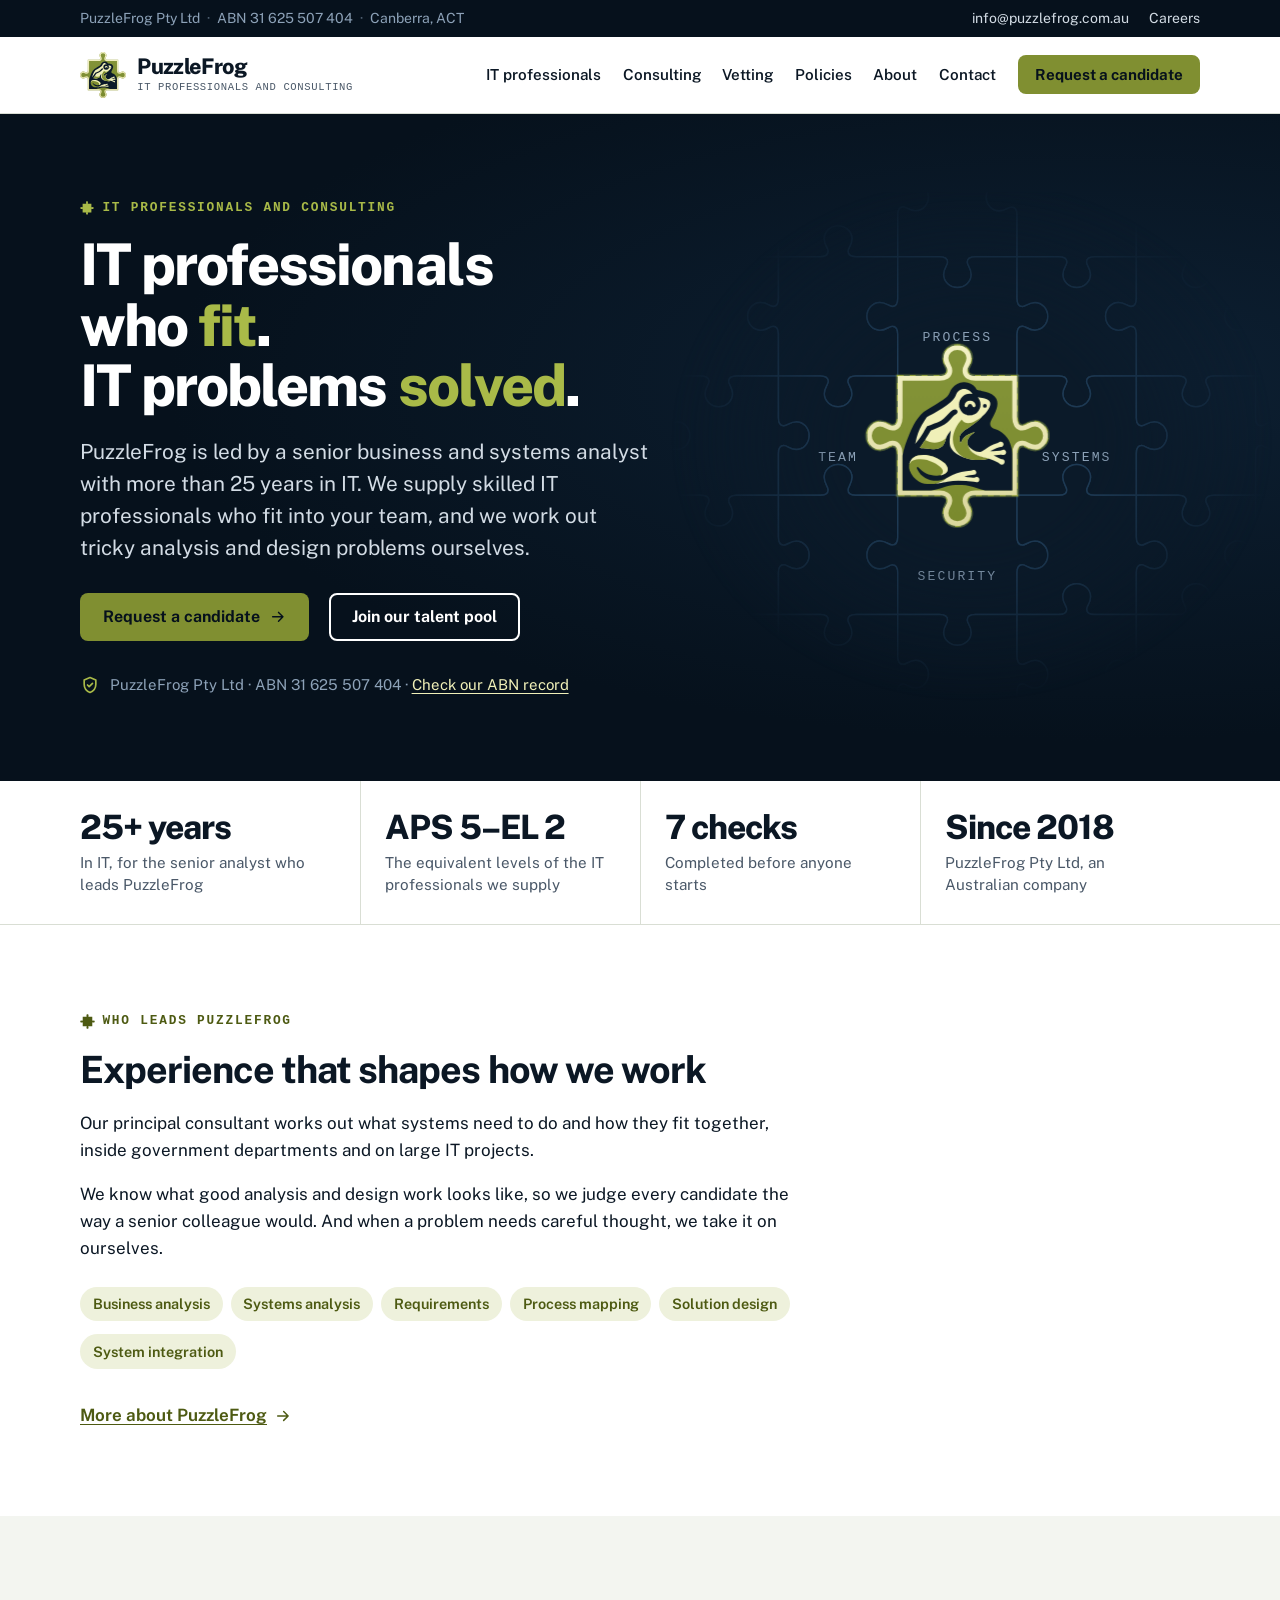
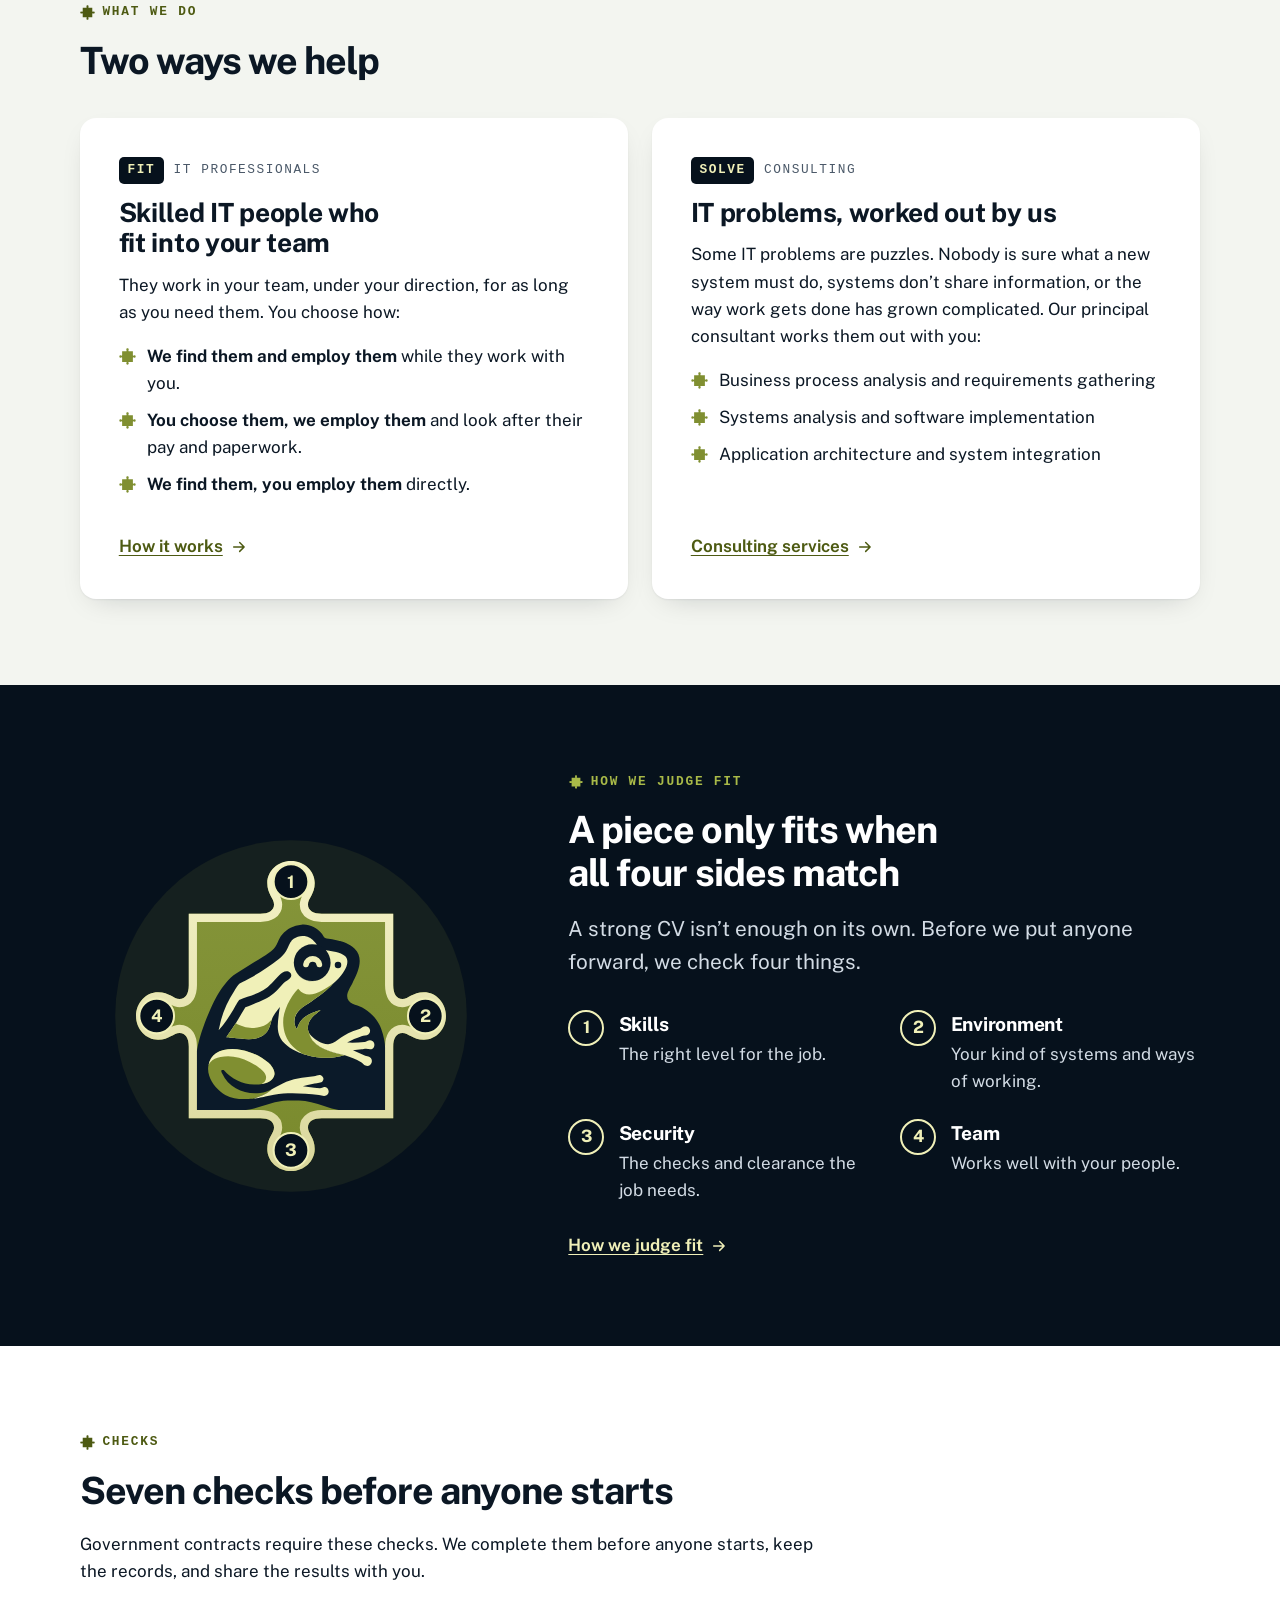
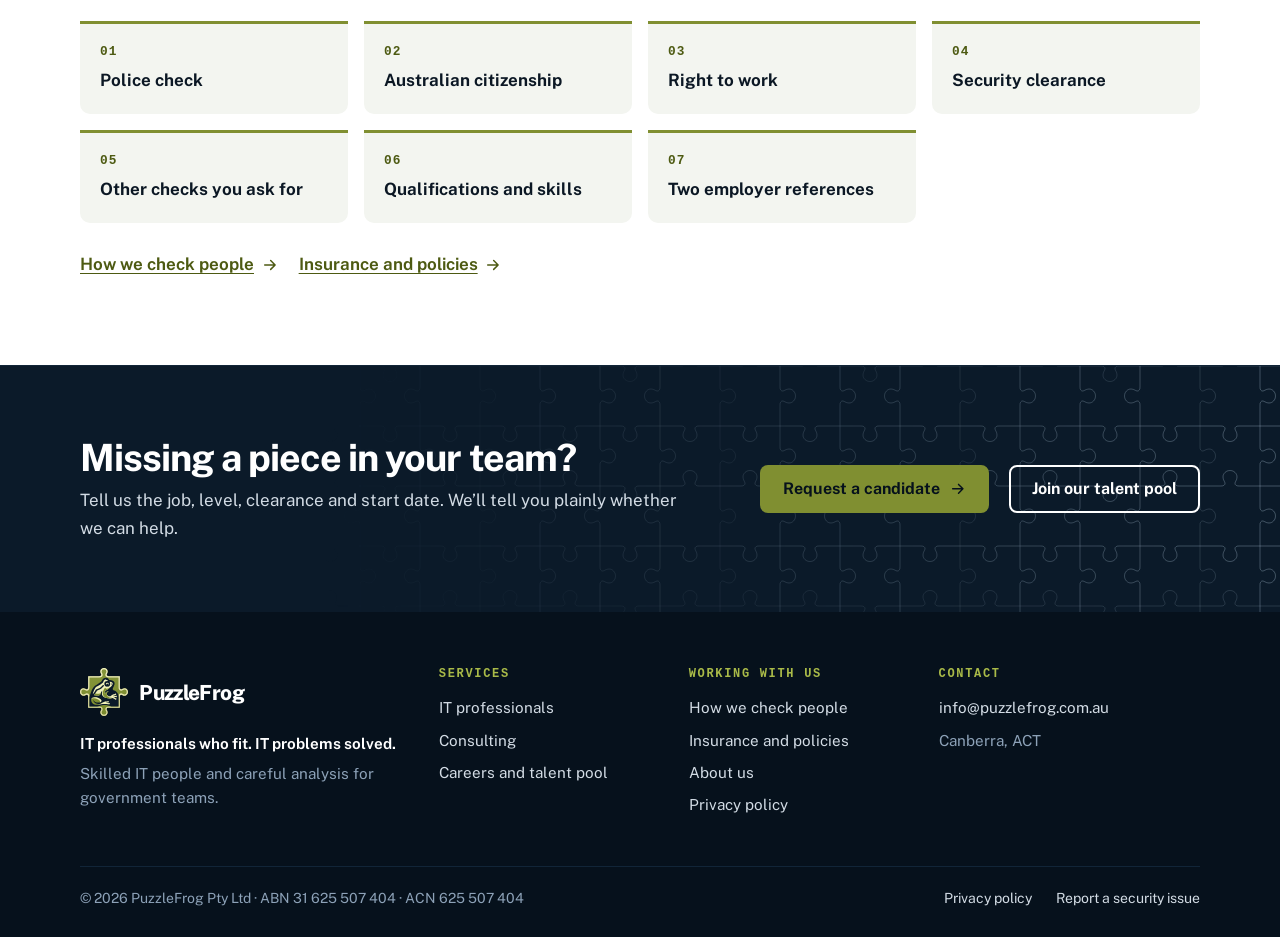
<file: index.html>
<!doctype html>
<html lang="en-AU">
<head>
  <meta charset="utf-8">
  <meta name="viewport" content="width=device-width, initial-scale=1">
  <meta http-equiv="Content-Security-Policy" content="default-src 'none'; script-src 'self' 'sha256-WZRJfWvsnNCPcxzZwvyhovnZGqhZaC+8gPGPRbx6wTk='; style-src 'self'; img-src 'self'; font-src 'self'; connect-src https://api.web3forms.com; form-action https://api.web3forms.com https://web3forms.com; base-uri 'none'">
  <title>PuzzleFrog | IT professionals who fit. IT problems solved.</title>
  <meta name="description" content="PuzzleFrog Pty Ltd is led by a senior business and systems analyst. We find skilled IT professionals who fit into government teams, and we solve IT problems ourselves.">
  <link rel="canonical" href="https://puzzlefrog.com.au/">
  <meta name="theme-color" content="#06111c">
  <link rel="icon" href="/assets/img/favicon-32.png" sizes="32x32" type="image/png">
  <link rel="icon" href="/assets/img/puzzlefrog-mark-small.svg" type="image/svg+xml">
  <link rel="apple-touch-icon" href="/assets/img/apple-touch-icon.png">
  <link rel="preload" href="/assets/fonts/publicsans-latin.woff2" as="font" type="font/woff2" crossorigin>
  <link rel="stylesheet" href="/assets/css/site.css">
  <meta property="og:type" content="website">
  <meta property="og:site_name" content="PuzzleFrog">
  <meta property="og:locale" content="en_AU">
  <meta property="og:title" content="PuzzleFrog: IT professionals who fit. IT problems solved.">
  <meta property="og:description" content="PuzzleFrog Pty Ltd is led by a senior business and systems analyst. We find skilled IT professionals who fit into government teams, and we solve IT problems ourselves.">
  <meta property="og:url" content="https://puzzlefrog.com.au/">
  <meta property="og:image" content="https://puzzlefrog.com.au/assets/img/og-image.jpg">
  <meta property="og:image:width" content="1200">
  <meta property="og:image:height" content="630">
  <meta property="og:image:alt" content="The PuzzleFrog logo fitting into a jigsaw puzzle, beside the words: IT professionals who fit. IT problems solved.">
  <meta name="twitter:card" content="summary_large_image">
  <script>document.documentElement.classList.add("js");</script>
  <script src="/assets/js/site.js" defer></script>
  <script type="application/ld+json">
{
  "@context": "https://schema.org",
  "@type": "Organization",
  "name": "PuzzleFrog",
  "legalName": "PuzzleFrog Pty Ltd",
  "url": "https://puzzlefrog.com.au/",
  "logo": "https://puzzlefrog.com.au/assets/img/puzzlefrog-logo-512.png",
  "slogan": "IT professionals who fit. IT problems solved.",
  "description": "IT professionals and consulting for government, led by a senior business and systems analyst.",
  "email": "info@puzzlefrog.com.au",
  "foundingDate": "2018-05",
  "taxID": "ABN 31 625 507 404",
  "identifier": [
    {
      "@type": "PropertyValue",
      "propertyID": "ABN",
      "value": "31625507404"
    },
    {
      "@type": "PropertyValue",
      "propertyID": "ACN",
      "value": "625507404"
    }
  ],
  "address": {
    "@type": "PostalAddress",
    "addressLocality": "Canberra",
    "addressRegion": "ACT",
    "addressCountry": "AU"
  },
  "areaServed": {
    "@type": "Country",
    "name": "Australia"
  }
}
  </script>
</head>
<body>
  <a class="skip-link" href="#main">Skip to main content</a>

  <div class="utility on-dark">
    <div class="wrap">
      <p>PuzzleFrog&nbsp;Pty&nbsp;Ltd<span class="sep" aria-hidden="true">·</span><wbr>ABN&nbsp;31&nbsp;625&nbsp;507&nbsp;404<span class="sep" aria-hidden="true">·</span><wbr>Canberra,&nbsp;ACT</p>
      <ul class="utility-links">
        <li class="hide-sm"><a href="mailto:info@puzzlefrog.com.au">info@puzzlefrog.com.au</a></li>
        <li class="hide-sm"><a href="/careers/">Careers</a></li>
      </ul>
    </div>
  </div>

  <header class="site-header">
    <div class="wrap header-inner">
      <a class="brand" href="/">
        <img src="/assets/img/puzzlefrog-logo.svg" alt="" width="46" height="46">
        <span class="brand-text"><span class="brand-name">PuzzleFrog</span><span class="brand-tag">IT professionals and consulting</span></span>
      </a>
      <button class="nav-toggle" type="button" aria-expanded="false" aria-controls="site-nav">
        <svg class="icon-open" viewBox="0 0 24 24" fill="none" stroke="currentColor" stroke-width="2" stroke-linecap="round" stroke-linejoin="round" aria-hidden="true" focusable="false"><path d="M4 7h16M4 12h16M4 17h16"/></svg><svg class="icon-close" viewBox="0 0 24 24" fill="none" stroke="currentColor" stroke-width="2" stroke-linecap="round" stroke-linejoin="round" aria-hidden="true" focusable="false"><path d="M6 6l12 12M18 6L6 18"/></svg><span>Menu</span>
      </button>
      <nav id="site-nav" class="site-nav" aria-label="Main">
        <ul>
          <li><a href="/labour-hire/">IT professionals</a></li>
          <li><a href="/consulting/">Consulting</a></li>
          <li><a href="/vetting/">Vetting</a></li>
          <li><a href="/compliance/">Policies</a></li>
          <li><a href="/about/">About</a></li>
          <li><a href="/contact/">Contact</a></li>
          <li class="nav-mobile"><a href="/careers/">Careers</a></li>
          <li class="nav-cta"><a class="btn btn-primary btn-small" href="/contact/?type=candidate">Request a candidate</a></li>
        </ul>
      </nav>
    </div>
  </header>

  <main id="main">

    <section class="hero on-dark">
      <div class="wrap hero-grid">
        <div class="hero-copy">
          <p class="eyebrow">IT professionals and consulting</p>
          <h1><span class="line">IT professionals who <span class="accent">fit</span>.</span> <span class="line">IT problems <span class="accent">solved</span>.</span></h1>
          <p class="lead">PuzzleFrog is led by a senior business and systems analyst with more than 25 years in IT. We supply skilled IT professionals who fit into your team, and we work out tricky analysis and design problems ourselves.</p>
          <div class="btn-row">
            <a class="btn btn-primary" href="/contact/?type=candidate">Request a candidate <svg viewBox="0 0 24 24" fill="none" stroke="currentColor" stroke-width="2" stroke-linecap="round" stroke-linejoin="round" aria-hidden="true" focusable="false"><path d="M5 12h14M13 6l6 6-6 6"/></svg></a>
            <a class="btn btn-secondary" href="/careers/">Join our talent pool</a>
          </div>
          <p class="verify"><svg viewBox="0 0 24 24" fill="none" stroke="currentColor" stroke-width="2" stroke-linecap="round" stroke-linejoin="round" aria-hidden="true" focusable="false"><path d="M12 3l7 3v5c0 4.5-3 8.3-7 10-4-1.7-7-5.5-7-10V6l7-3z"/><path d="M9 12l2 2 4-4"/></svg><span>PuzzleFrog Pty Ltd · ABN&nbsp;31 625 507 404 · <a href="https://abr.business.gov.au/ABN/View?abn=31625507404">Check our ABN record</a></span></p>
        </div>
        <div class="hero-art">
          <svg class="hero-svg" viewBox="58 4 460 420" role="img" aria-labelledby="hero-art-title" focusable="false">
            <title id="hero-art-title">The PuzzleFrog logo, a frog on a jigsaw piece, fitting exactly into a puzzle labelled team, process, systems and security</title>
            <defs>
              <radialGradient id="hero-fade" cx="0.5" cy="0.4" r="0.42">
                <stop offset="0.4" stop-color="#fff"/>
                <stop offset="1" stop-color="#fff" stop-opacity="0"/>
              </radialGradient>
              <mask id="hero-mask"><rect width="600" height="520" fill="url(#hero-fade)"/></mask>
            </defs>
            <g mask="url(#hero-mask)">
              <g class="field"><path d="M-62 -46 L-27 -46 C-23 -46 -20.3 -47.5 -20.3 -50.5 C-20.3 -53.5 -23.6 -55.5 -23.6 -61 C-23.6 -67 -18.4 -71.8 -12 -71.8 C-5.6 -71.8 -0.4 -67 -0.4 -61 C-0.4 -55.5 -3.7 -53.5 -3.7 -50.5 C-3.7 -47.5 -1 -46 3 -46 L38 -46 L38 -11 C38 -7 39.5 -4.3 42.5 -4.3 C45.5 -4.3 47.5 -7.6 53 -7.6 C59 -7.6 63.8 -2.4 63.8 4 C63.8 10.4 59 15.6 53 15.6 C47.5 15.6 45.5 12.3 42.5 12.3 C39.5 12.3 38 15 38 19 L38 54 L3 54 C-1 54 -3.7 55.5 -3.7 58.5 C-3.7 61.5 -0.4 63.5 -0.4 69 C-0.4 75 -5.6 79.8 -12 79.8 C-18.4 79.8 -23.6 75 -23.6 69 C-23.6 63.5 -20.3 61.5 -20.3 58.5 C-20.3 55.5 -23 54 -27 54 L-62 54 L-62 19 C-62 15 -60.5 12.3 -57.5 12.3 C-54.5 12.3 -52.5 15.6 -47 15.6 C-41 15.6 -36.2 10.4 -36.2 4 C-36.2 -2.4 -41 -7.6 -47 -7.6 C-52.5 -7.6 -54.5 -4.3 -57.5 -4.3 C-60.5 -4.3 -62 -7 -62 -11 L-62 -46Z"/><path d="M38 -46 L73 -46 C77 -46 79.7 -47.5 79.7 -50.5 C79.7 -53.5 76.4 -55.5 76.4 -61 C76.4 -67 81.6 -71.8 88 -71.8 C94.4 -71.8 99.6 -67 99.6 -61 C99.6 -55.5 96.3 -53.5 96.3 -50.5 C96.3 -47.5 99 -46 103 -46 L138 -46 L138 -11 C138 -7 139.5 -4.3 142.5 -4.3 C145.5 -4.3 147.5 -7.6 153 -7.6 C159 -7.6 163.8 -2.4 163.8 4 C163.8 10.4 159 15.6 153 15.6 C147.5 15.6 145.5 12.3 142.5 12.3 C139.5 12.3 138 15 138 19 L138 54 L103 54 C99 54 96.3 52.5 96.3 49.5 C96.3 46.5 99.6 44.5 99.6 39 C99.6 33 94.4 28.2 88 28.2 C81.6 28.2 76.4 33 76.4 39 C76.4 44.5 79.7 46.5 79.7 49.5 C79.7 52.5 77 54 73 54 L38 54 L38 19 C38 15 39.5 12.3 42.5 12.3 C45.5 12.3 47.5 15.6 53 15.6 C59 15.6 63.8 10.4 63.8 4 C63.8 -2.4 59 -7.6 53 -7.6 C47.5 -7.6 45.5 -4.3 42.5 -4.3 C39.5 -4.3 38 -7 38 -11 L38 -46Z"/><path d="M138 -46 L173 -46 C177 -46 179.7 -47.5 179.7 -50.5 C179.7 -53.5 176.4 -55.5 176.4 -61 C176.4 -67 181.6 -71.8 188 -71.8 C194.4 -71.8 199.6 -67 199.6 -61 C199.6 -55.5 196.3 -53.5 196.3 -50.5 C196.3 -47.5 199 -46 203 -46 L238 -46 L238 -11 C238 -7 239.5 -4.3 242.5 -4.3 C245.5 -4.3 247.5 -7.6 253 -7.6 C259 -7.6 263.8 -2.4 263.8 4 C263.8 10.4 259 15.6 253 15.6 C247.5 15.6 245.5 12.3 242.5 12.3 C239.5 12.3 238 15 238 19 L238 54 L203 54 C199 54 196.3 52.5 196.3 49.5 C196.3 46.5 199.6 44.5 199.6 39 C199.6 33 194.4 28.2 188 28.2 C181.6 28.2 176.4 33 176.4 39 C176.4 44.5 179.7 46.5 179.7 49.5 C179.7 52.5 177 54 173 54 L138 54 L138 19 C138 15 139.5 12.3 142.5 12.3 C145.5 12.3 147.5 15.6 153 15.6 C159 15.6 163.8 10.4 163.8 4 C163.8 -2.4 159 -7.6 153 -7.6 C147.5 -7.6 145.5 -4.3 142.5 -4.3 C139.5 -4.3 138 -7 138 -11 L138 -46Z"/><path d="M238 -46 L273 -46 C277 -46 279.7 -44.5 279.7 -41.5 C279.7 -38.5 276.4 -36.5 276.4 -31 C276.4 -25 281.6 -20.2 288 -20.2 C294.4 -20.2 299.6 -25 299.6 -31 C299.6 -36.5 296.3 -38.5 296.3 -41.5 C296.3 -44.5 299 -46 303 -46 L338 -46 L338 -11 C338 -7 336.5 -4.3 333.5 -4.3 C330.5 -4.3 328.5 -7.6 323 -7.6 C317 -7.6 312.2 -2.4 312.2 4 C312.2 10.4 317 15.6 323 15.6 C328.5 15.6 330.5 12.3 333.5 12.3 C336.5 12.3 338 15 338 19 L338 54 L303 54 C299 54 296.3 55.5 296.3 58.5 C296.3 61.5 299.6 63.5 299.6 69 C299.6 75 294.4 79.8 288 79.8 C281.6 79.8 276.4 75 276.4 69 C276.4 63.5 279.7 61.5 279.7 58.5 C279.7 55.5 277 54 273 54 L238 54 L238 19 C238 15 239.5 12.3 242.5 12.3 C245.5 12.3 247.5 15.6 253 15.6 C259 15.6 263.8 10.4 263.8 4 C263.8 -2.4 259 -7.6 253 -7.6 C247.5 -7.6 245.5 -4.3 242.5 -4.3 C239.5 -4.3 238 -7 238 -11 L238 -46Z"/><path d="M338 -46 L373 -46 C377 -46 379.7 -44.5 379.7 -41.5 C379.7 -38.5 376.4 -36.5 376.4 -31 C376.4 -25 381.6 -20.2 388 -20.2 C394.4 -20.2 399.6 -25 399.6 -31 C399.6 -36.5 396.3 -38.5 396.3 -41.5 C396.3 -44.5 399 -46 403 -46 L438 -46 L438 -11 C438 -7 436.5 -4.3 433.5 -4.3 C430.5 -4.3 428.5 -7.6 423 -7.6 C417 -7.6 412.2 -2.4 412.2 4 C412.2 10.4 417 15.6 423 15.6 C428.5 15.6 430.5 12.3 433.5 12.3 C436.5 12.3 438 15 438 19 L438 54 L403 54 C399 54 396.3 55.5 396.3 58.5 C396.3 61.5 399.6 63.5 399.6 69 C399.6 75 394.4 79.8 388 79.8 C381.6 79.8 376.4 75 376.4 69 C376.4 63.5 379.7 61.5 379.7 58.5 C379.7 55.5 377 54 373 54 L338 54 L338 19 C338 15 336.5 12.3 333.5 12.3 C330.5 12.3 328.5 15.6 323 15.6 C317 15.6 312.2 10.4 312.2 4 C312.2 -2.4 317 -7.6 323 -7.6 C328.5 -7.6 330.5 -4.3 333.5 -4.3 C336.5 -4.3 338 -7 338 -11 L338 -46Z"/><path d="M438 -46 L473 -46 C477 -46 479.7 -47.5 479.7 -50.5 C479.7 -53.5 476.4 -55.5 476.4 -61 C476.4 -67 481.6 -71.8 488 -71.8 C494.4 -71.8 499.6 -67 499.6 -61 C499.6 -55.5 496.3 -53.5 496.3 -50.5 C496.3 -47.5 499 -46 503 -46 L538 -46 L538 -11 C538 -7 536.5 -4.3 533.5 -4.3 C530.5 -4.3 528.5 -7.6 523 -7.6 C517 -7.6 512.2 -2.4 512.2 4 C512.2 10.4 517 15.6 523 15.6 C528.5 15.6 530.5 12.3 533.5 12.3 C536.5 12.3 538 15 538 19 L538 54 L503 54 C499 54 496.3 55.5 496.3 58.5 C496.3 61.5 499.6 63.5 499.6 69 C499.6 75 494.4 79.8 488 79.8 C481.6 79.8 476.4 75 476.4 69 C476.4 63.5 479.7 61.5 479.7 58.5 C479.7 55.5 477 54 473 54 L438 54 L438 19 C438 15 436.5 12.3 433.5 12.3 C430.5 12.3 428.5 15.6 423 15.6 C417 15.6 412.2 10.4 412.2 4 C412.2 -2.4 417 -7.6 423 -7.6 C428.5 -7.6 430.5 -4.3 433.5 -4.3 C436.5 -4.3 438 -7 438 -11 L438 -46Z"/><path d="M538 -46 L573 -46 C577 -46 579.7 -44.5 579.7 -41.5 C579.7 -38.5 576.4 -36.5 576.4 -31 C576.4 -25 581.6 -20.2 588 -20.2 C594.4 -20.2 599.6 -25 599.6 -31 C599.6 -36.5 596.3 -38.5 596.3 -41.5 C596.3 -44.5 599 -46 603 -46 L638 -46 L638 -11 C638 -7 636.5 -4.3 633.5 -4.3 C630.5 -4.3 628.5 -7.6 623 -7.6 C617 -7.6 612.2 -2.4 612.2 4 C612.2 10.4 617 15.6 623 15.6 C628.5 15.6 630.5 12.3 633.5 12.3 C636.5 12.3 638 15 638 19 L638 54 L603 54 C599 54 596.3 52.5 596.3 49.5 C596.3 46.5 599.6 44.5 599.6 39 C599.6 33 594.4 28.2 588 28.2 C581.6 28.2 576.4 33 576.4 39 C576.4 44.5 579.7 46.5 579.7 49.5 C579.7 52.5 577 54 573 54 L538 54 L538 19 C538 15 536.5 12.3 533.5 12.3 C530.5 12.3 528.5 15.6 523 15.6 C517 15.6 512.2 10.4 512.2 4 C512.2 -2.4 517 -7.6 523 -7.6 C528.5 -7.6 530.5 -4.3 533.5 -4.3 C536.5 -4.3 538 -7 538 -11 L538 -46Z"/><path d="M-62 54 L-27 54 C-23 54 -20.3 55.5 -20.3 58.5 C-20.3 61.5 -23.6 63.5 -23.6 69 C-23.6 75 -18.4 79.8 -12 79.8 C-5.6 79.8 -0.4 75 -0.4 69 C-0.4 63.5 -3.7 61.5 -3.7 58.5 C-3.7 55.5 -1 54 3 54 L38 54 L38 89 C38 93 39.5 95.7 42.5 95.7 C45.5 95.7 47.5 92.4 53 92.4 C59 92.4 63.8 97.6 63.8 104 C63.8 110.4 59 115.6 53 115.6 C47.5 115.6 45.5 112.3 42.5 112.3 C39.5 112.3 38 115 38 119 L38 154 L3 154 C-1 154 -3.7 152.5 -3.7 149.5 C-3.7 146.5 -0.4 144.5 -0.4 139 C-0.4 133 -5.6 128.2 -12 128.2 C-18.4 128.2 -23.6 133 -23.6 139 C-23.6 144.5 -20.3 146.5 -20.3 149.5 C-20.3 152.5 -23 154 -27 154 L-62 154 L-62 119 C-62 115 -60.5 112.3 -57.5 112.3 C-54.5 112.3 -52.5 115.6 -47 115.6 C-41 115.6 -36.2 110.4 -36.2 104 C-36.2 97.6 -41 92.4 -47 92.4 C-52.5 92.4 -54.5 95.7 -57.5 95.7 C-60.5 95.7 -62 93 -62 89 L-62 54Z"/><path d="M38 54 L73 54 C77 54 79.7 52.5 79.7 49.5 C79.7 46.5 76.4 44.5 76.4 39 C76.4 33 81.6 28.2 88 28.2 C94.4 28.2 99.6 33 99.6 39 C99.6 44.5 96.3 46.5 96.3 49.5 C96.3 52.5 99 54 103 54 L138 54 L138 89 C138 93 136.5 95.7 133.5 95.7 C130.5 95.7 128.5 92.4 123 92.4 C117 92.4 112.2 97.6 112.2 104 C112.2 110.4 117 115.6 123 115.6 C128.5 115.6 130.5 112.3 133.5 112.3 C136.5 112.3 138 115 138 119 L138 154 L103 154 C99 154 96.3 155.5 96.3 158.5 C96.3 161.5 99.6 163.5 99.6 169 C99.6 175 94.4 179.8 88 179.8 C81.6 179.8 76.4 175 76.4 169 C76.4 163.5 79.7 161.5 79.7 158.5 C79.7 155.5 77 154 73 154 L38 154 L38 119 C38 115 39.5 112.3 42.5 112.3 C45.5 112.3 47.5 115.6 53 115.6 C59 115.6 63.8 110.4 63.8 104 C63.8 97.6 59 92.4 53 92.4 C47.5 92.4 45.5 95.7 42.5 95.7 C39.5 95.7 38 93 38 89 L38 54Z"/><path d="M138 54 L173 54 C177 54 179.7 52.5 179.7 49.5 C179.7 46.5 176.4 44.5 176.4 39 C176.4 33 181.6 28.2 188 28.2 C194.4 28.2 199.6 33 199.6 39 C199.6 44.5 196.3 46.5 196.3 49.5 C196.3 52.5 199 54 203 54 L238 54 L238 89 C238 93 236.5 95.7 233.5 95.7 C230.5 95.7 228.5 92.4 223 92.4 C217 92.4 212.2 97.6 212.2 104 C212.2 110.4 217 115.6 223 115.6 C228.5 115.6 230.5 112.3 233.5 112.3 C236.5 112.3 238 115 238 119 L238 154 L203 154 C199 154 196.3 155.5 196.3 158.5 C196.3 161.5 199.6 163.5 199.6 169 C199.6 175 194.4 179.8 188 179.8 C181.6 179.8 176.4 175 176.4 169 C176.4 163.5 179.7 161.5 179.7 158.5 C179.7 155.5 177 154 173 154 L138 154 L138 119 C138 115 136.5 112.3 133.5 112.3 C130.5 112.3 128.5 115.6 123 115.6 C117 115.6 112.2 110.4 112.2 104 C112.2 97.6 117 92.4 123 92.4 C128.5 92.4 130.5 95.7 133.5 95.7 C136.5 95.7 138 93 138 89 L138 54Z"/><path d="M238 54 L273 54 C277 54 279.7 55.5 279.7 58.5 C279.7 61.5 276.4 63.5 276.4 69 C276.4 75 281.6 79.8 288 79.8 C294.4 79.8 299.6 75 299.6 69 C299.6 63.5 296.3 61.5 296.3 58.5 C296.3 55.5 299 54 303 54 L338 54 L338 89 C338 93 339.5 95.7 342.5 95.7 C345.5 95.7 347.5 92.4 353 92.4 C359 92.4 363.8 97.6 363.8 104 C363.8 110.4 359 115.6 353 115.6 C347.5 115.6 345.5 112.3 342.5 112.3 C339.5 112.3 338 115 338 119 L338 154 L303 154 C299 154 296.3 152.5 296.3 149.5 C296.3 146.5 299.6 144.5 299.6 139 C299.6 133 294.4 128.2 288 128.2 C281.6 128.2 276.4 133 276.4 139 C276.4 144.5 279.7 146.5 279.7 149.5 C279.7 152.5 277 154 273 154 L238 154 L238 119 C238 115 236.5 112.3 233.5 112.3 C230.5 112.3 228.5 115.6 223 115.6 C217 115.6 212.2 110.4 212.2 104 C212.2 97.6 217 92.4 223 92.4 C228.5 92.4 230.5 95.7 233.5 95.7 C236.5 95.7 238 93 238 89 L238 54Z"/><path d="M338 54 L373 54 C377 54 379.7 55.5 379.7 58.5 C379.7 61.5 376.4 63.5 376.4 69 C376.4 75 381.6 79.8 388 79.8 C394.4 79.8 399.6 75 399.6 69 C399.6 63.5 396.3 61.5 396.3 58.5 C396.3 55.5 399 54 403 54 L438 54 L438 89 C438 93 436.5 95.7 433.5 95.7 C430.5 95.7 428.5 92.4 423 92.4 C417 92.4 412.2 97.6 412.2 104 C412.2 110.4 417 115.6 423 115.6 C428.5 115.6 430.5 112.3 433.5 112.3 C436.5 112.3 438 115 438 119 L438 154 L403 154 C399 154 396.3 155.5 396.3 158.5 C396.3 161.5 399.6 163.5 399.6 169 C399.6 175 394.4 179.8 388 179.8 C381.6 179.8 376.4 175 376.4 169 C376.4 163.5 379.7 161.5 379.7 158.5 C379.7 155.5 377 154 373 154 L338 154 L338 119 C338 115 339.5 112.3 342.5 112.3 C345.5 112.3 347.5 115.6 353 115.6 C359 115.6 363.8 110.4 363.8 104 C363.8 97.6 359 92.4 353 92.4 C347.5 92.4 345.5 95.7 342.5 95.7 C339.5 95.7 338 93 338 89 L338 54Z"/><path d="M438 54 L473 54 C477 54 479.7 55.5 479.7 58.5 C479.7 61.5 476.4 63.5 476.4 69 C476.4 75 481.6 79.8 488 79.8 C494.4 79.8 499.6 75 499.6 69 C499.6 63.5 496.3 61.5 496.3 58.5 C496.3 55.5 499 54 503 54 L538 54 L538 89 C538 93 536.5 95.7 533.5 95.7 C530.5 95.7 528.5 92.4 523 92.4 C517 92.4 512.2 97.6 512.2 104 C512.2 110.4 517 115.6 523 115.6 C528.5 115.6 530.5 112.3 533.5 112.3 C536.5 112.3 538 115 538 119 L538 154 L503 154 C499 154 496.3 155.5 496.3 158.5 C496.3 161.5 499.6 163.5 499.6 169 C499.6 175 494.4 179.8 488 179.8 C481.6 179.8 476.4 175 476.4 169 C476.4 163.5 479.7 161.5 479.7 158.5 C479.7 155.5 477 154 473 154 L438 154 L438 119 C438 115 436.5 112.3 433.5 112.3 C430.5 112.3 428.5 115.6 423 115.6 C417 115.6 412.2 110.4 412.2 104 C412.2 97.6 417 92.4 423 92.4 C428.5 92.4 430.5 95.7 433.5 95.7 C436.5 95.7 438 93 438 89 L438 54Z"/><path d="M538 54 L573 54 C577 54 579.7 52.5 579.7 49.5 C579.7 46.5 576.4 44.5 576.4 39 C576.4 33 581.6 28.2 588 28.2 C594.4 28.2 599.6 33 599.6 39 C599.6 44.5 596.3 46.5 596.3 49.5 C596.3 52.5 599 54 603 54 L638 54 L638 89 C638 93 639.5 95.7 642.5 95.7 C645.5 95.7 647.5 92.4 653 92.4 C659 92.4 663.8 97.6 663.8 104 C663.8 110.4 659 115.6 653 115.6 C647.5 115.6 645.5 112.3 642.5 112.3 C639.5 112.3 638 115 638 119 L638 154 L603 154 C599 154 596.3 155.5 596.3 158.5 C596.3 161.5 599.6 163.5 599.6 169 C599.6 175 594.4 179.8 588 179.8 C581.6 179.8 576.4 175 576.4 169 C576.4 163.5 579.7 161.5 579.7 158.5 C579.7 155.5 577 154 573 154 L538 154 L538 119 C538 115 536.5 112.3 533.5 112.3 C530.5 112.3 528.5 115.6 523 115.6 C517 115.6 512.2 110.4 512.2 104 C512.2 97.6 517 92.4 523 92.4 C528.5 92.4 530.5 95.7 533.5 95.7 C536.5 95.7 538 93 538 89 L538 54Z"/><path d="M-62 154 L-27 154 C-23 154 -20.3 152.5 -20.3 149.5 C-20.3 146.5 -23.6 144.5 -23.6 139 C-23.6 133 -18.4 128.2 -12 128.2 C-5.6 128.2 -0.4 133 -0.4 139 C-0.4 144.5 -3.7 146.5 -3.7 149.5 C-3.7 152.5 -1 154 3 154 L38 154 L38 189 C38 193 39.5 195.7 42.5 195.7 C45.5 195.7 47.5 192.4 53 192.4 C59 192.4 63.8 197.6 63.8 204 C63.8 210.4 59 215.6 53 215.6 C47.5 215.6 45.5 212.3 42.5 212.3 C39.5 212.3 38 215 38 219 L38 254 L3 254 C-1 254 -3.7 255.5 -3.7 258.5 C-3.7 261.5 -0.4 263.5 -0.4 269 C-0.4 275 -5.6 279.8 -12 279.8 C-18.4 279.8 -23.6 275 -23.6 269 C-23.6 263.5 -20.3 261.5 -20.3 258.5 C-20.3 255.5 -23 254 -27 254 L-62 254 L-62 219 C-62 215 -63.5 212.3 -66.5 212.3 C-69.5 212.3 -71.5 215.6 -77 215.6 C-83 215.6 -87.8 210.4 -87.8 204 C-87.8 197.6 -83 192.4 -77 192.4 C-71.5 192.4 -69.5 195.7 -66.5 195.7 C-63.5 195.7 -62 193 -62 189 L-62 154Z"/><path d="M38 154 L73 154 C77 154 79.7 155.5 79.7 158.5 C79.7 161.5 76.4 163.5 76.4 169 C76.4 175 81.6 179.8 88 179.8 C94.4 179.8 99.6 175 99.6 169 C99.6 163.5 96.3 161.5 96.3 158.5 C96.3 155.5 99 154 103 154 L138 154 L138 189 C138 193 139.5 195.7 142.5 195.7 C145.5 195.7 147.5 192.4 153 192.4 C159 192.4 163.8 197.6 163.8 204 C163.8 210.4 159 215.6 153 215.6 C147.5 215.6 145.5 212.3 142.5 212.3 C139.5 212.3 138 215 138 219 L138 254 L103 254 C99 254 96.3 255.5 96.3 258.5 C96.3 261.5 99.6 263.5 99.6 269 C99.6 275 94.4 279.8 88 279.8 C81.6 279.8 76.4 275 76.4 269 C76.4 263.5 79.7 261.5 79.7 258.5 C79.7 255.5 77 254 73 254 L38 254 L38 219 C38 215 39.5 212.3 42.5 212.3 C45.5 212.3 47.5 215.6 53 215.6 C59 215.6 63.8 210.4 63.8 204 C63.8 197.6 59 192.4 53 192.4 C47.5 192.4 45.5 195.7 42.5 195.7 C39.5 195.7 38 193 38 189 L38 154Z"/><path d="M138 154 L173 154 C177 154 179.7 155.5 179.7 158.5 C179.7 161.5 176.4 163.5 176.4 169 C176.4 175 181.6 179.8 188 179.8 C194.4 179.8 199.6 175 199.6 169 C199.6 163.5 196.3 161.5 196.3 158.5 C196.3 155.5 199 154 203 154 L238 154 L238 189 C238 193 236.5 195.7 233.5 195.7 C230.5 195.7 228.5 192.4 223 192.4 C217 192.4 212.2 197.6 212.2 204 C212.2 210.4 217 215.6 223 215.6 C228.5 215.6 230.5 212.3 233.5 212.3 C236.5 212.3 238 215 238 219 L238 254 L203 254 C199 254 196.3 252.5 196.3 249.5 C196.3 246.5 199.6 244.5 199.6 239 C199.6 233 194.4 228.2 188 228.2 C181.6 228.2 176.4 233 176.4 239 C176.4 244.5 179.7 246.5 179.7 249.5 C179.7 252.5 177 254 173 254 L138 254 L138 219 C138 215 139.5 212.3 142.5 212.3 C145.5 212.3 147.5 215.6 153 215.6 C159 215.6 163.8 210.4 163.8 204 C163.8 197.6 159 192.4 153 192.4 C147.5 192.4 145.5 195.7 142.5 195.7 C139.5 195.7 138 193 138 189 L138 154Z"/><path d="M338 154 L373 154 C377 154 379.7 155.5 379.7 158.5 C379.7 161.5 376.4 163.5 376.4 169 C376.4 175 381.6 179.8 388 179.8 C394.4 179.8 399.6 175 399.6 169 C399.6 163.5 396.3 161.5 396.3 158.5 C396.3 155.5 399 154 403 154 L438 154 L438 189 C438 193 439.5 195.7 442.5 195.7 C445.5 195.7 447.5 192.4 453 192.4 C459 192.4 463.8 197.6 463.8 204 C463.8 210.4 459 215.6 453 215.6 C447.5 215.6 445.5 212.3 442.5 212.3 C439.5 212.3 438 215 438 219 L438 254 L403 254 C399 254 396.3 252.5 396.3 249.5 C396.3 246.5 399.6 244.5 399.6 239 C399.6 233 394.4 228.2 388 228.2 C381.6 228.2 376.4 233 376.4 239 C376.4 244.5 379.7 246.5 379.7 249.5 C379.7 252.5 377 254 373 254 L338 254 L338 219 C338 215 339.5 212.3 342.5 212.3 C345.5 212.3 347.5 215.6 353 215.6 C359 215.6 363.8 210.4 363.8 204 C363.8 197.6 359 192.4 353 192.4 C347.5 192.4 345.5 195.7 342.5 195.7 C339.5 195.7 338 193 338 189 L338 154Z"/><path d="M438 154 L473 154 C477 154 479.7 155.5 479.7 158.5 C479.7 161.5 476.4 163.5 476.4 169 C476.4 175 481.6 179.8 488 179.8 C494.4 179.8 499.6 175 499.6 169 C499.6 163.5 496.3 161.5 496.3 158.5 C496.3 155.5 499 154 503 154 L538 154 L538 189 C538 193 539.5 195.7 542.5 195.7 C545.5 195.7 547.5 192.4 553 192.4 C559 192.4 563.8 197.6 563.8 204 C563.8 210.4 559 215.6 553 215.6 C547.5 215.6 545.5 212.3 542.5 212.3 C539.5 212.3 538 215 538 219 L538 254 L503 254 C499 254 496.3 255.5 496.3 258.5 C496.3 261.5 499.6 263.5 499.6 269 C499.6 275 494.4 279.8 488 279.8 C481.6 279.8 476.4 275 476.4 269 C476.4 263.5 479.7 261.5 479.7 258.5 C479.7 255.5 477 254 473 254 L438 254 L438 219 C438 215 439.5 212.3 442.5 212.3 C445.5 212.3 447.5 215.6 453 215.6 C459 215.6 463.8 210.4 463.8 204 C463.8 197.6 459 192.4 453 192.4 C447.5 192.4 445.5 195.7 442.5 195.7 C439.5 195.7 438 193 438 189 L438 154Z"/><path d="M538 154 L573 154 C577 154 579.7 155.5 579.7 158.5 C579.7 161.5 576.4 163.5 576.4 169 C576.4 175 581.6 179.8 588 179.8 C594.4 179.8 599.6 175 599.6 169 C599.6 163.5 596.3 161.5 596.3 158.5 C596.3 155.5 599 154 603 154 L638 154 L638 189 C638 193 636.5 195.7 633.5 195.7 C630.5 195.7 628.5 192.4 623 192.4 C617 192.4 612.2 197.6 612.2 204 C612.2 210.4 617 215.6 623 215.6 C628.5 215.6 630.5 212.3 633.5 212.3 C636.5 212.3 638 215 638 219 L638 254 L603 254 C599 254 596.3 255.5 596.3 258.5 C596.3 261.5 599.6 263.5 599.6 269 C599.6 275 594.4 279.8 588 279.8 C581.6 279.8 576.4 275 576.4 269 C576.4 263.5 579.7 261.5 579.7 258.5 C579.7 255.5 577 254 573 254 L538 254 L538 219 C538 215 539.5 212.3 542.5 212.3 C545.5 212.3 547.5 215.6 553 215.6 C559 215.6 563.8 210.4 563.8 204 C563.8 197.6 559 192.4 553 192.4 C547.5 192.4 545.5 195.7 542.5 195.7 C539.5 195.7 538 193 538 189 L538 154Z"/><path d="M-62 254 L-27 254 C-23 254 -20.3 255.5 -20.3 258.5 C-20.3 261.5 -23.6 263.5 -23.6 269 C-23.6 275 -18.4 279.8 -12 279.8 C-5.6 279.8 -0.4 275 -0.4 269 C-0.4 263.5 -3.7 261.5 -3.7 258.5 C-3.7 255.5 -1 254 3 254 L38 254 L38 289 C38 293 39.5 295.7 42.5 295.7 C45.5 295.7 47.5 292.4 53 292.4 C59 292.4 63.8 297.6 63.8 304 C63.8 310.4 59 315.6 53 315.6 C47.5 315.6 45.5 312.3 42.5 312.3 C39.5 312.3 38 315 38 319 L38 354 L3 354 C-1 354 -3.7 352.5 -3.7 349.5 C-3.7 346.5 -0.4 344.5 -0.4 339 C-0.4 333 -5.6 328.2 -12 328.2 C-18.4 328.2 -23.6 333 -23.6 339 C-23.6 344.5 -20.3 346.5 -20.3 349.5 C-20.3 352.5 -23 354 -27 354 L-62 354 L-62 319 C-62 315 -63.5 312.3 -66.5 312.3 C-69.5 312.3 -71.5 315.6 -77 315.6 C-83 315.6 -87.8 310.4 -87.8 304 C-87.8 297.6 -83 292.4 -77 292.4 C-71.5 292.4 -69.5 295.7 -66.5 295.7 C-63.5 295.7 -62 293 -62 289 L-62 254Z"/><path d="M38 254 L73 254 C77 254 79.7 255.5 79.7 258.5 C79.7 261.5 76.4 263.5 76.4 269 C76.4 275 81.6 279.8 88 279.8 C94.4 279.8 99.6 275 99.6 269 C99.6 263.5 96.3 261.5 96.3 258.5 C96.3 255.5 99 254 103 254 L138 254 L138 289 C138 293 139.5 295.7 142.5 295.7 C145.5 295.7 147.5 292.4 153 292.4 C159 292.4 163.8 297.6 163.8 304 C163.8 310.4 159 315.6 153 315.6 C147.5 315.6 145.5 312.3 142.5 312.3 C139.5 312.3 138 315 138 319 L138 354 L103 354 C99 354 96.3 352.5 96.3 349.5 C96.3 346.5 99.6 344.5 99.6 339 C99.6 333 94.4 328.2 88 328.2 C81.6 328.2 76.4 333 76.4 339 C76.4 344.5 79.7 346.5 79.7 349.5 C79.7 352.5 77 354 73 354 L38 354 L38 319 C38 315 39.5 312.3 42.5 312.3 C45.5 312.3 47.5 315.6 53 315.6 C59 315.6 63.8 310.4 63.8 304 C63.8 297.6 59 292.4 53 292.4 C47.5 292.4 45.5 295.7 42.5 295.7 C39.5 295.7 38 293 38 289 L38 254Z"/><path d="M138 254 L173 254 C177 254 179.7 252.5 179.7 249.5 C179.7 246.5 176.4 244.5 176.4 239 C176.4 233 181.6 228.2 188 228.2 C194.4 228.2 199.6 233 199.6 239 C199.6 244.5 196.3 246.5 196.3 249.5 C196.3 252.5 199 254 203 254 L238 254 L238 289 C238 293 236.5 295.7 233.5 295.7 C230.5 295.7 228.5 292.4 223 292.4 C217 292.4 212.2 297.6 212.2 304 C212.2 310.4 217 315.6 223 315.6 C228.5 315.6 230.5 312.3 233.5 312.3 C236.5 312.3 238 315 238 319 L238 354 L203 354 C199 354 196.3 355.5 196.3 358.5 C196.3 361.5 199.6 363.5 199.6 369 C199.6 375 194.4 379.8 188 379.8 C181.6 379.8 176.4 375 176.4 369 C176.4 363.5 179.7 361.5 179.7 358.5 C179.7 355.5 177 354 173 354 L138 354 L138 319 C138 315 139.5 312.3 142.5 312.3 C145.5 312.3 147.5 315.6 153 315.6 C159 315.6 163.8 310.4 163.8 304 C163.8 297.6 159 292.4 153 292.4 C147.5 292.4 145.5 295.7 142.5 295.7 C139.5 295.7 138 293 138 289 L138 254Z"/><path d="M238 254 L273 254 C277 254 279.7 255.5 279.7 258.5 C279.7 261.5 276.4 263.5 276.4 269 C276.4 275 281.6 279.8 288 279.8 C294.4 279.8 299.6 275 299.6 269 C299.6 263.5 296.3 261.5 296.3 258.5 C296.3 255.5 299 254 303 254 L338 254 L338 289 C338 293 339.5 295.7 342.5 295.7 C345.5 295.7 347.5 292.4 353 292.4 C359 292.4 363.8 297.6 363.8 304 C363.8 310.4 359 315.6 353 315.6 C347.5 315.6 345.5 312.3 342.5 312.3 C339.5 312.3 338 315 338 319 L338 354 L303 354 C299 354 296.3 355.5 296.3 358.5 C296.3 361.5 299.6 363.5 299.6 369 C299.6 375 294.4 379.8 288 379.8 C281.6 379.8 276.4 375 276.4 369 C276.4 363.5 279.7 361.5 279.7 358.5 C279.7 355.5 277 354 273 354 L238 354 L238 319 C238 315 236.5 312.3 233.5 312.3 C230.5 312.3 228.5 315.6 223 315.6 C217 315.6 212.2 310.4 212.2 304 C212.2 297.6 217 292.4 223 292.4 C228.5 292.4 230.5 295.7 233.5 295.7 C236.5 295.7 238 293 238 289 L238 254Z"/><path d="M338 254 L373 254 C377 254 379.7 252.5 379.7 249.5 C379.7 246.5 376.4 244.5 376.4 239 C376.4 233 381.6 228.2 388 228.2 C394.4 228.2 399.6 233 399.6 239 C399.6 244.5 396.3 246.5 396.3 249.5 C396.3 252.5 399 254 403 254 L438 254 L438 289 C438 293 439.5 295.7 442.5 295.7 C445.5 295.7 447.5 292.4 453 292.4 C459 292.4 463.8 297.6 463.8 304 C463.8 310.4 459 315.6 453 315.6 C447.5 315.6 445.5 312.3 442.5 312.3 C439.5 312.3 438 315 438 319 L438 354 L403 354 C399 354 396.3 352.5 396.3 349.5 C396.3 346.5 399.6 344.5 399.6 339 C399.6 333 394.4 328.2 388 328.2 C381.6 328.2 376.4 333 376.4 339 C376.4 344.5 379.7 346.5 379.7 349.5 C379.7 352.5 377 354 373 354 L338 354 L338 319 C338 315 339.5 312.3 342.5 312.3 C345.5 312.3 347.5 315.6 353 315.6 C359 315.6 363.8 310.4 363.8 304 C363.8 297.6 359 292.4 353 292.4 C347.5 292.4 345.5 295.7 342.5 295.7 C339.5 295.7 338 293 338 289 L338 254Z"/><path d="M438 254 L473 254 C477 254 479.7 255.5 479.7 258.5 C479.7 261.5 476.4 263.5 476.4 269 C476.4 275 481.6 279.8 488 279.8 C494.4 279.8 499.6 275 499.6 269 C499.6 263.5 496.3 261.5 496.3 258.5 C496.3 255.5 499 254 503 254 L538 254 L538 289 C538 293 536.5 295.7 533.5 295.7 C530.5 295.7 528.5 292.4 523 292.4 C517 292.4 512.2 297.6 512.2 304 C512.2 310.4 517 315.6 523 315.6 C528.5 315.6 530.5 312.3 533.5 312.3 C536.5 312.3 538 315 538 319 L538 354 L503 354 C499 354 496.3 352.5 496.3 349.5 C496.3 346.5 499.6 344.5 499.6 339 C499.6 333 494.4 328.2 488 328.2 C481.6 328.2 476.4 333 476.4 339 C476.4 344.5 479.7 346.5 479.7 349.5 C479.7 352.5 477 354 473 354 L438 354 L438 319 C438 315 439.5 312.3 442.5 312.3 C445.5 312.3 447.5 315.6 453 315.6 C459 315.6 463.8 310.4 463.8 304 C463.8 297.6 459 292.4 453 292.4 C447.5 292.4 445.5 295.7 442.5 295.7 C439.5 295.7 438 293 438 289 L438 254Z"/><path d="M538 254 L573 254 C577 254 579.7 255.5 579.7 258.5 C579.7 261.5 576.4 263.5 576.4 269 C576.4 275 581.6 279.8 588 279.8 C594.4 279.8 599.6 275 599.6 269 C599.6 263.5 596.3 261.5 596.3 258.5 C596.3 255.5 599 254 603 254 L638 254 L638 289 C638 293 636.5 295.7 633.5 295.7 C630.5 295.7 628.5 292.4 623 292.4 C617 292.4 612.2 297.6 612.2 304 C612.2 310.4 617 315.6 623 315.6 C628.5 315.6 630.5 312.3 633.5 312.3 C636.5 312.3 638 315 638 319 L638 354 L603 354 C599 354 596.3 352.5 596.3 349.5 C596.3 346.5 599.6 344.5 599.6 339 C599.6 333 594.4 328.2 588 328.2 C581.6 328.2 576.4 333 576.4 339 C576.4 344.5 579.7 346.5 579.7 349.5 C579.7 352.5 577 354 573 354 L538 354 L538 319 C538 315 536.5 312.3 533.5 312.3 C530.5 312.3 528.5 315.6 523 315.6 C517 315.6 512.2 310.4 512.2 304 C512.2 297.6 517 292.4 523 292.4 C528.5 292.4 530.5 295.7 533.5 295.7 C536.5 295.7 538 293 538 289 L538 254Z"/><path d="M-62 354 L-27 354 C-23 354 -20.3 352.5 -20.3 349.5 C-20.3 346.5 -23.6 344.5 -23.6 339 C-23.6 333 -18.4 328.2 -12 328.2 C-5.6 328.2 -0.4 333 -0.4 339 C-0.4 344.5 -3.7 346.5 -3.7 349.5 C-3.7 352.5 -1 354 3 354 L38 354 L38 389 C38 393 36.5 395.7 33.5 395.7 C30.5 395.7 28.5 392.4 23 392.4 C17 392.4 12.2 397.6 12.2 404 C12.2 410.4 17 415.6 23 415.6 C28.5 415.6 30.5 412.3 33.5 412.3 C36.5 412.3 38 415 38 419 L38 454 L3 454 C-1 454 -3.7 455.5 -3.7 458.5 C-3.7 461.5 -0.4 463.5 -0.4 469 C-0.4 475 -5.6 479.8 -12 479.8 C-18.4 479.8 -23.6 475 -23.6 469 C-23.6 463.5 -20.3 461.5 -20.3 458.5 C-20.3 455.5 -23 454 -27 454 L-62 454 L-62 419 C-62 415 -60.5 412.3 -57.5 412.3 C-54.5 412.3 -52.5 415.6 -47 415.6 C-41 415.6 -36.2 410.4 -36.2 404 C-36.2 397.6 -41 392.4 -47 392.4 C-52.5 392.4 -54.5 395.7 -57.5 395.7 C-60.5 395.7 -62 393 -62 389 L-62 354Z"/><path d="M38 354 L73 354 C77 354 79.7 352.5 79.7 349.5 C79.7 346.5 76.4 344.5 76.4 339 C76.4 333 81.6 328.2 88 328.2 C94.4 328.2 99.6 333 99.6 339 C99.6 344.5 96.3 346.5 96.3 349.5 C96.3 352.5 99 354 103 354 L138 354 L138 389 C138 393 136.5 395.7 133.5 395.7 C130.5 395.7 128.5 392.4 123 392.4 C117 392.4 112.2 397.6 112.2 404 C112.2 410.4 117 415.6 123 415.6 C128.5 415.6 130.5 412.3 133.5 412.3 C136.5 412.3 138 415 138 419 L138 454 L103 454 C99 454 96.3 452.5 96.3 449.5 C96.3 446.5 99.6 444.5 99.6 439 C99.6 433 94.4 428.2 88 428.2 C81.6 428.2 76.4 433 76.4 439 C76.4 444.5 79.7 446.5 79.7 449.5 C79.7 452.5 77 454 73 454 L38 454 L38 419 C38 415 36.5 412.3 33.5 412.3 C30.5 412.3 28.5 415.6 23 415.6 C17 415.6 12.2 410.4 12.2 404 C12.2 397.6 17 392.4 23 392.4 C28.5 392.4 30.5 395.7 33.5 395.7 C36.5 395.7 38 393 38 389 L38 354Z"/><path d="M138 354 L173 354 C177 354 179.7 355.5 179.7 358.5 C179.7 361.5 176.4 363.5 176.4 369 C176.4 375 181.6 379.8 188 379.8 C194.4 379.8 199.6 375 199.6 369 C199.6 363.5 196.3 361.5 196.3 358.5 C196.3 355.5 199 354 203 354 L238 354 L238 389 C238 393 239.5 395.7 242.5 395.7 C245.5 395.7 247.5 392.4 253 392.4 C259 392.4 263.8 397.6 263.8 404 C263.8 410.4 259 415.6 253 415.6 C247.5 415.6 245.5 412.3 242.5 412.3 C239.5 412.3 238 415 238 419 L238 454 L203 454 C199 454 196.3 452.5 196.3 449.5 C196.3 446.5 199.6 444.5 199.6 439 C199.6 433 194.4 428.2 188 428.2 C181.6 428.2 176.4 433 176.4 439 C176.4 444.5 179.7 446.5 179.7 449.5 C179.7 452.5 177 454 173 454 L138 454 L138 419 C138 415 136.5 412.3 133.5 412.3 C130.5 412.3 128.5 415.6 123 415.6 C117 415.6 112.2 410.4 112.2 404 C112.2 397.6 117 392.4 123 392.4 C128.5 392.4 130.5 395.7 133.5 395.7 C136.5 395.7 138 393 138 389 L138 354Z"/><path d="M238 354 L273 354 C277 354 279.7 355.5 279.7 358.5 C279.7 361.5 276.4 363.5 276.4 369 C276.4 375 281.6 379.8 288 379.8 C294.4 379.8 299.6 375 299.6 369 C299.6 363.5 296.3 361.5 296.3 358.5 C296.3 355.5 299 354 303 354 L338 354 L338 389 C338 393 339.5 395.7 342.5 395.7 C345.5 395.7 347.5 392.4 353 392.4 C359 392.4 363.8 397.6 363.8 404 C363.8 410.4 359 415.6 353 415.6 C347.5 415.6 345.5 412.3 342.5 412.3 C339.5 412.3 338 415 338 419 L338 454 L303 454 C299 454 296.3 455.5 296.3 458.5 C296.3 461.5 299.6 463.5 299.6 469 C299.6 475 294.4 479.8 288 479.8 C281.6 479.8 276.4 475 276.4 469 C276.4 463.5 279.7 461.5 279.7 458.5 C279.7 455.5 277 454 273 454 L238 454 L238 419 C238 415 239.5 412.3 242.5 412.3 C245.5 412.3 247.5 415.6 253 415.6 C259 415.6 263.8 410.4 263.8 404 C263.8 397.6 259 392.4 253 392.4 C247.5 392.4 245.5 395.7 242.5 395.7 C239.5 395.7 238 393 238 389 L238 354Z"/><path d="M338 354 L373 354 C377 354 379.7 352.5 379.7 349.5 C379.7 346.5 376.4 344.5 376.4 339 C376.4 333 381.6 328.2 388 328.2 C394.4 328.2 399.6 333 399.6 339 C399.6 344.5 396.3 346.5 396.3 349.5 C396.3 352.5 399 354 403 354 L438 354 L438 389 C438 393 436.5 395.7 433.5 395.7 C430.5 395.7 428.5 392.4 423 392.4 C417 392.4 412.2 397.6 412.2 404 C412.2 410.4 417 415.6 423 415.6 C428.5 415.6 430.5 412.3 433.5 412.3 C436.5 412.3 438 415 438 419 L438 454 L403 454 C399 454 396.3 452.5 396.3 449.5 C396.3 446.5 399.6 444.5 399.6 439 C399.6 433 394.4 428.2 388 428.2 C381.6 428.2 376.4 433 376.4 439 C376.4 444.5 379.7 446.5 379.7 449.5 C379.7 452.5 377 454 373 454 L338 454 L338 419 C338 415 339.5 412.3 342.5 412.3 C345.5 412.3 347.5 415.6 353 415.6 C359 415.6 363.8 410.4 363.8 404 C363.8 397.6 359 392.4 353 392.4 C347.5 392.4 345.5 395.7 342.5 395.7 C339.5 395.7 338 393 338 389 L338 354Z"/><path d="M438 354 L473 354 C477 354 479.7 352.5 479.7 349.5 C479.7 346.5 476.4 344.5 476.4 339 C476.4 333 481.6 328.2 488 328.2 C494.4 328.2 499.6 333 499.6 339 C499.6 344.5 496.3 346.5 496.3 349.5 C496.3 352.5 499 354 503 354 L538 354 L538 389 C538 393 536.5 395.7 533.5 395.7 C530.5 395.7 528.5 392.4 523 392.4 C517 392.4 512.2 397.6 512.2 404 C512.2 410.4 517 415.6 523 415.6 C528.5 415.6 530.5 412.3 533.5 412.3 C536.5 412.3 538 415 538 419 L538 454 L503 454 C499 454 496.3 455.5 496.3 458.5 C496.3 461.5 499.6 463.5 499.6 469 C499.6 475 494.4 479.8 488 479.8 C481.6 479.8 476.4 475 476.4 469 C476.4 463.5 479.7 461.5 479.7 458.5 C479.7 455.5 477 454 473 454 L438 454 L438 419 C438 415 436.5 412.3 433.5 412.3 C430.5 412.3 428.5 415.6 423 415.6 C417 415.6 412.2 410.4 412.2 404 C412.2 397.6 417 392.4 423 392.4 C428.5 392.4 430.5 395.7 433.5 395.7 C436.5 395.7 438 393 438 389 L438 354Z"/><path d="M538 354 L573 354 C577 354 579.7 352.5 579.7 349.5 C579.7 346.5 576.4 344.5 576.4 339 C576.4 333 581.6 328.2 588 328.2 C594.4 328.2 599.6 333 599.6 339 C599.6 344.5 596.3 346.5 596.3 349.5 C596.3 352.5 599 354 603 354 L638 354 L638 389 C638 393 639.5 395.7 642.5 395.7 C645.5 395.7 647.5 392.4 653 392.4 C659 392.4 663.8 397.6 663.8 404 C663.8 410.4 659 415.6 653 415.6 C647.5 415.6 645.5 412.3 642.5 412.3 C639.5 412.3 638 415 638 419 L638 454 L603 454 C599 454 596.3 455.5 596.3 458.5 C596.3 461.5 599.6 463.5 599.6 469 C599.6 475 594.4 479.8 588 479.8 C581.6 479.8 576.4 475 576.4 469 C576.4 463.5 579.7 461.5 579.7 458.5 C579.7 455.5 577 454 573 454 L538 454 L538 419 C538 415 536.5 412.3 533.5 412.3 C530.5 412.3 528.5 415.6 523 415.6 C517 415.6 512.2 410.4 512.2 404 C512.2 397.6 517 392.4 523 392.4 C528.5 392.4 530.5 395.7 533.5 395.7 C536.5 395.7 538 393 538 389 L538 354Z"/><path d="M-62 454 L-27 454 C-23 454 -20.3 455.5 -20.3 458.5 C-20.3 461.5 -23.6 463.5 -23.6 469 C-23.6 475 -18.4 479.8 -12 479.8 C-5.6 479.8 -0.4 475 -0.4 469 C-0.4 463.5 -3.7 461.5 -3.7 458.5 C-3.7 455.5 -1 454 3 454 L38 454 L38 489 C38 493 39.5 495.7 42.5 495.7 C45.5 495.7 47.5 492.4 53 492.4 C59 492.4 63.8 497.6 63.8 504 C63.8 510.4 59 515.6 53 515.6 C47.5 515.6 45.5 512.3 42.5 512.3 C39.5 512.3 38 515 38 519 L38 554 L3 554 C-1 554 -3.7 555.5 -3.7 558.5 C-3.7 561.5 -0.4 563.5 -0.4 569 C-0.4 575 -5.6 579.8 -12 579.8 C-18.4 579.8 -23.6 575 -23.6 569 C-23.6 563.5 -20.3 561.5 -20.3 558.5 C-20.3 555.5 -23 554 -27 554 L-62 554 L-62 519 C-62 515 -60.5 512.3 -57.5 512.3 C-54.5 512.3 -52.5 515.6 -47 515.6 C-41 515.6 -36.2 510.4 -36.2 504 C-36.2 497.6 -41 492.4 -47 492.4 C-52.5 492.4 -54.5 495.7 -57.5 495.7 C-60.5 495.7 -62 493 -62 489 L-62 454Z"/><path d="M38 454 L73 454 C77 454 79.7 452.5 79.7 449.5 C79.7 446.5 76.4 444.5 76.4 439 C76.4 433 81.6 428.2 88 428.2 C94.4 428.2 99.6 433 99.6 439 C99.6 444.5 96.3 446.5 96.3 449.5 C96.3 452.5 99 454 103 454 L138 454 L138 489 C138 493 136.5 495.7 133.5 495.7 C130.5 495.7 128.5 492.4 123 492.4 C117 492.4 112.2 497.6 112.2 504 C112.2 510.4 117 515.6 123 515.6 C128.5 515.6 130.5 512.3 133.5 512.3 C136.5 512.3 138 515 138 519 L138 554 L103 554 C99 554 96.3 552.5 96.3 549.5 C96.3 546.5 99.6 544.5 99.6 539 C99.6 533 94.4 528.2 88 528.2 C81.6 528.2 76.4 533 76.4 539 C76.4 544.5 79.7 546.5 79.7 549.5 C79.7 552.5 77 554 73 554 L38 554 L38 519 C38 515 39.5 512.3 42.5 512.3 C45.5 512.3 47.5 515.6 53 515.6 C59 515.6 63.8 510.4 63.8 504 C63.8 497.6 59 492.4 53 492.4 C47.5 492.4 45.5 495.7 42.5 495.7 C39.5 495.7 38 493 38 489 L38 454Z"/><path d="M138 454 L173 454 C177 454 179.7 452.5 179.7 449.5 C179.7 446.5 176.4 444.5 176.4 439 C176.4 433 181.6 428.2 188 428.2 C194.4 428.2 199.6 433 199.6 439 C199.6 444.5 196.3 446.5 196.3 449.5 C196.3 452.5 199 454 203 454 L238 454 L238 489 C238 493 239.5 495.7 242.5 495.7 C245.5 495.7 247.5 492.4 253 492.4 C259 492.4 263.8 497.6 263.8 504 C263.8 510.4 259 515.6 253 515.6 C247.5 515.6 245.5 512.3 242.5 512.3 C239.5 512.3 238 515 238 519 L238 554 L203 554 C199 554 196.3 555.5 196.3 558.5 C196.3 561.5 199.6 563.5 199.6 569 C199.6 575 194.4 579.8 188 579.8 C181.6 579.8 176.4 575 176.4 569 C176.4 563.5 179.7 561.5 179.7 558.5 C179.7 555.5 177 554 173 554 L138 554 L138 519 C138 515 136.5 512.3 133.5 512.3 C130.5 512.3 128.5 515.6 123 515.6 C117 515.6 112.2 510.4 112.2 504 C112.2 497.6 117 492.4 123 492.4 C128.5 492.4 130.5 495.7 133.5 495.7 C136.5 495.7 138 493 138 489 L138 454Z"/><path d="M238 454 L273 454 C277 454 279.7 455.5 279.7 458.5 C279.7 461.5 276.4 463.5 276.4 469 C276.4 475 281.6 479.8 288 479.8 C294.4 479.8 299.6 475 299.6 469 C299.6 463.5 296.3 461.5 296.3 458.5 C296.3 455.5 299 454 303 454 L338 454 L338 489 C338 493 339.5 495.7 342.5 495.7 C345.5 495.7 347.5 492.4 353 492.4 C359 492.4 363.8 497.6 363.8 504 C363.8 510.4 359 515.6 353 515.6 C347.5 515.6 345.5 512.3 342.5 512.3 C339.5 512.3 338 515 338 519 L338 554 L303 554 C299 554 296.3 552.5 296.3 549.5 C296.3 546.5 299.6 544.5 299.6 539 C299.6 533 294.4 528.2 288 528.2 C281.6 528.2 276.4 533 276.4 539 C276.4 544.5 279.7 546.5 279.7 549.5 C279.7 552.5 277 554 273 554 L238 554 L238 519 C238 515 239.5 512.3 242.5 512.3 C245.5 512.3 247.5 515.6 253 515.6 C259 515.6 263.8 510.4 263.8 504 C263.8 497.6 259 492.4 253 492.4 C247.5 492.4 245.5 495.7 242.5 495.7 C239.5 495.7 238 493 238 489 L238 454Z"/><path d="M338 454 L373 454 C377 454 379.7 452.5 379.7 449.5 C379.7 446.5 376.4 444.5 376.4 439 C376.4 433 381.6 428.2 388 428.2 C394.4 428.2 399.6 433 399.6 439 C399.6 444.5 396.3 446.5 396.3 449.5 C396.3 452.5 399 454 403 454 L438 454 L438 489 C438 493 439.5 495.7 442.5 495.7 C445.5 495.7 447.5 492.4 453 492.4 C459 492.4 463.8 497.6 463.8 504 C463.8 510.4 459 515.6 453 515.6 C447.5 515.6 445.5 512.3 442.5 512.3 C439.5 512.3 438 515 438 519 L438 554 L403 554 C399 554 396.3 552.5 396.3 549.5 C396.3 546.5 399.6 544.5 399.6 539 C399.6 533 394.4 528.2 388 528.2 C381.6 528.2 376.4 533 376.4 539 C376.4 544.5 379.7 546.5 379.7 549.5 C379.7 552.5 377 554 373 554 L338 554 L338 519 C338 515 339.5 512.3 342.5 512.3 C345.5 512.3 347.5 515.6 353 515.6 C359 515.6 363.8 510.4 363.8 504 C363.8 497.6 359 492.4 353 492.4 C347.5 492.4 345.5 495.7 342.5 495.7 C339.5 495.7 338 493 338 489 L338 454Z"/><path d="M438 454 L473 454 C477 454 479.7 455.5 479.7 458.5 C479.7 461.5 476.4 463.5 476.4 469 C476.4 475 481.6 479.8 488 479.8 C494.4 479.8 499.6 475 499.6 469 C499.6 463.5 496.3 461.5 496.3 458.5 C496.3 455.5 499 454 503 454 L538 454 L538 489 C538 493 539.5 495.7 542.5 495.7 C545.5 495.7 547.5 492.4 553 492.4 C559 492.4 563.8 497.6 563.8 504 C563.8 510.4 559 515.6 553 515.6 C547.5 515.6 545.5 512.3 542.5 512.3 C539.5 512.3 538 515 538 519 L538 554 L503 554 C499 554 496.3 555.5 496.3 558.5 C496.3 561.5 499.6 563.5 499.6 569 C499.6 575 494.4 579.8 488 579.8 C481.6 579.8 476.4 575 476.4 569 C476.4 563.5 479.7 561.5 479.7 558.5 C479.7 555.5 477 554 473 554 L438 554 L438 519 C438 515 439.5 512.3 442.5 512.3 C445.5 512.3 447.5 515.6 453 515.6 C459 515.6 463.8 510.4 463.8 504 C463.8 497.6 459 492.4 453 492.4 C447.5 492.4 445.5 495.7 442.5 495.7 C439.5 495.7 438 493 438 489 L438 454Z"/><path d="M538 454 L573 454 C577 454 579.7 455.5 579.7 458.5 C579.7 461.5 576.4 463.5 576.4 469 C576.4 475 581.6 479.8 588 479.8 C594.4 479.8 599.6 475 599.6 469 C599.6 463.5 596.3 461.5 596.3 458.5 C596.3 455.5 599 454 603 454 L638 454 L638 489 C638 493 636.5 495.7 633.5 495.7 C630.5 495.7 628.5 492.4 623 492.4 C617 492.4 612.2 497.6 612.2 504 C612.2 510.4 617 515.6 623 515.6 C628.5 515.6 630.5 512.3 633.5 512.3 C636.5 512.3 638 515 638 519 L638 554 L603 554 C599 554 596.3 555.5 596.3 558.5 C596.3 561.5 599.6 563.5 599.6 569 C599.6 575 594.4 579.8 588 579.8 C581.6 579.8 576.4 575 576.4 569 C576.4 563.5 579.7 561.5 579.7 558.5 C579.7 555.5 577 554 573 554 L538 554 L538 519 C538 515 539.5 512.3 542.5 512.3 C545.5 512.3 547.5 515.6 553 515.6 C559 515.6 563.8 510.4 563.8 504 C563.8 497.6 559 492.4 553 492.4 C547.5 492.4 545.5 495.7 542.5 495.7 C539.5 495.7 538 493 538 489 L538 454Z"/></g>
              <g class="field-labels"><text x="288" y="125">process</text><text x="388" y="225">systems</text><text x="288" y="325">security</text><text x="188" y="225">team</text></g>
            </g>
            <path class="slot" d="M238 154 L273 154 C277 154 279.7 152.5 279.7 149.5 C279.7 146.5 276.4 144.5 276.4 139 C276.4 133 281.6 128.2 288 128.2 C294.4 128.2 299.6 133 299.6 139 C299.6 144.5 296.3 146.5 296.3 149.5 C296.3 152.5 299 154 303 154 L338 154 L338 189 C338 193 339.5 195.7 342.5 195.7 C345.5 195.7 347.5 192.4 353 192.4 C359 192.4 363.8 197.6 363.8 204 C363.8 210.4 359 215.6 353 215.6 C347.5 215.6 345.5 212.3 342.5 212.3 C339.5 212.3 338 215 338 219 L338 254 L303 254 C299 254 296.3 255.5 296.3 258.5 C296.3 261.5 299.6 263.5 299.6 269 C299.6 275 294.4 279.8 288 279.8 C281.6 279.8 276.4 275 276.4 269 C276.4 263.5 279.7 261.5 279.7 258.5 C279.7 255.5 277 254 273 254 L238 254 L238 219 C238 215 236.5 212.3 233.5 212.3 C230.5 212.3 228.5 215.6 223 215.6 C217 215.6 212.2 210.4 212.2 204 C212.2 197.6 217 192.4 223 192.4 C228.5 192.4 230.5 195.7 233.5 195.7 C236.5 195.7 238 193 238 189 L238 154Z"/>
            <path class="slot-glow" d="M238 154 L273 154 C277 154 279.7 152.5 279.7 149.5 C279.7 146.5 276.4 144.5 276.4 139 C276.4 133 281.6 128.2 288 128.2 C294.4 128.2 299.6 133 299.6 139 C299.6 144.5 296.3 146.5 296.3 149.5 C296.3 152.5 299 154 303 154 L338 154 L338 189 C338 193 339.5 195.7 342.5 195.7 C345.5 195.7 347.5 192.4 353 192.4 C359 192.4 363.8 197.6 363.8 204 C363.8 210.4 359 215.6 353 215.6 C347.5 215.6 345.5 212.3 342.5 212.3 C339.5 212.3 338 215 338 219 L338 254 L303 254 C299 254 296.3 255.5 296.3 258.5 C296.3 261.5 299.6 263.5 299.6 269 C299.6 275 294.4 279.8 288 279.8 C281.6 279.8 276.4 275 276.4 269 C276.4 263.5 279.7 261.5 279.7 258.5 C279.7 255.5 277 254 273 254 L238 254 L238 219 C238 215 236.5 212.3 233.5 212.3 C230.5 212.3 228.5 215.6 223 215.6 C217 215.6 212.2 210.4 212.2 204 C212.2 197.6 217 192.4 223 192.4 C228.5 192.4 230.5 195.7 233.5 195.7 C236.5 195.7 238 193 238 189 L238 154Z"/>
            <g class="fit-piece"><image href="/assets/img/puzzlefrog-logo.svg" x="212.2" y="128.2" width="151.6" height="151.6"/></g>
          </svg>
        </div>
      </div>
    </section>

    <section class="facts-band" aria-label="PuzzleFrog at a glance">
      <div class="wrap">
        <ul class="facts">
          <li><span class="fact-value">25+ years</span><span class="fact-label">In IT, for the senior analyst who leads PuzzleFrog</span></li>
          <li><span class="fact-value">APS&nbsp;5–EL&nbsp;2</span><span class="fact-label">The equivalent levels of the IT professionals we supply</span></li>
          <li><span class="fact-value">7 checks</span><span class="fact-label">Completed before anyone starts</span></li>
          <li><span class="fact-value">Since 2018</span><span class="fact-label">PuzzleFrog Pty Ltd, an Australian company</span></li>
        </ul>
      </div>
    </section>

    <section class="section" aria-labelledby="lead-title">
      <div class="wrap">
        <div class="prose">
          <p class="eyebrow">Who leads PuzzleFrog</p>
          <h2 id="lead-title">Experience that shapes how we work</h2>
          <p>Our principal consultant works out what systems need to do and how they fit together, inside government departments and on large IT projects.</p>
          <p>We know what good analysis and design work looks like, so we judge every candidate the way a senior colleague would. And when a problem needs careful thought, we take it on ourselves.</p>
          <ul class="chips" aria-label="Areas of expertise"><li>Business analysis</li><li>Systems analysis</li><li>Requirements</li><li>Process mapping</li><li>Solution design</li><li>System integration</li></ul>
          <div class="btn-row">
            <a class="link-arrow" href="/about/">More about PuzzleFrog <svg viewBox="0 0 24 24" fill="none" stroke="currentColor" stroke-width="2" stroke-linecap="round" stroke-linejoin="round" aria-hidden="true" focusable="false"><path d="M5 12h14M13 6l6 6-6 6"/></svg></a>
          </div>
        </div>
      </div>
    </section>

    <section class="section section-mist" aria-labelledby="what-title">
      <div class="wrap">
        <div class="section-head">
          <p class="eyebrow">What we do</p>
          <h2 id="what-title">Two ways we help</h2>
        </div>
        <div class="grid-2">
          <article class="card card-service">
            <p class="card-tag"><span class="tag-word">Fit</span>IT professionals</p>
            <h3>Skilled IT people who fit into your team</h3>
            <p>They work in your team, under your direction, for as long as you need them. You choose how:</p>
            <ul class="tick-list">
              <li><strong>We find them and employ them</strong> while they work with you.</li>
              <li><strong>You choose them, we employ them</strong> and look after their pay and paperwork.</li>
              <li><strong>We find them, you employ them</strong> directly.</li>
            </ul>
            <a class="link-arrow" href="/labour-hire/">How it works <svg viewBox="0 0 24 24" fill="none" stroke="currentColor" stroke-width="2" stroke-linecap="round" stroke-linejoin="round" aria-hidden="true" focusable="false"><path d="M5 12h14M13 6l6 6-6 6"/></svg></a>
          </article>
          <article class="card card-service">
            <p class="card-tag"><span class="tag-word">Solve</span>Consulting</p>
            <h3>IT problems, worked out by us</h3>
            <p>Some IT problems are puzzles. Nobody is sure what a new system must do, systems don’t share information, or the way work gets done has grown complicated. Our principal consultant works them out with you:</p>
            <ul class="tick-list">
              <li>Business process analysis and requirements gathering</li>
              <li>Systems analysis and software implementation</li>
              <li>Application architecture and system integration</li>
            </ul>
            <a class="link-arrow" href="/consulting/">Consulting services <svg viewBox="0 0 24 24" fill="none" stroke="currentColor" stroke-width="2" stroke-linecap="round" stroke-linejoin="round" aria-hidden="true" focusable="false"><path d="M5 12h14M13 6l6 6-6 6"/></svg></a>
          </article>
        </div>
      </div>
    </section>

    <section class="section section-dark on-dark" aria-labelledby="fit-title">
      <div class="wrap fit-grid">
        <div>
          <svg class="fit-svg" viewBox="0 0 360 360" aria-hidden="true" focusable="false">
              <circle class="halo" cx="180" cy="180" r="172"/>
              <image href="/assets/img/puzzlefrog-logo.svg" x="28.4" y="28.4" width="303.2" height="303.2"/>
              <g class="badge"><circle cx="180" cy="48.6" r="17"/><text x="180" y="54.6">1</text></g><g class="badge"><circle cx="311.4" cy="180" r="17"/><text x="311.4" y="186">2</text></g><g class="badge"><circle cx="180" cy="311.4" r="17"/><text x="180" y="317.4">3</text></g><g class="badge"><circle cx="48.6" cy="180" r="17"/><text x="48.6" y="186">4</text></g>
            </svg>
        </div>
        <div>
          <p class="eyebrow">How we judge fit</p>
          <h2 id="fit-title">A piece only fits when all four sides match</h2>
          <p class="lead">A strong CV isn’t enough on its own. Before we put anyone forward, we check four things.</p>
        <ol class="sides">
          <li><span class="side-num" aria-hidden="true">1</span><div><h3>Skills</h3><p>The right level for the job.</p></div></li>
          <li><span class="side-num" aria-hidden="true">2</span><div><h3>Environment</h3><p>Your kind of systems and ways of working.</p></div></li>
          <li><span class="side-num" aria-hidden="true">3</span><div><h3>Security</h3><p>The checks and clearance the job needs.</p></div></li>
          <li><span class="side-num" aria-hidden="true">4</span><div><h3>Team</h3><p>Works well with your people.</p></div></li>
        </ol>
          <div class="btn-row">
            <a class="link-arrow" href="/vetting/#fit">How we judge fit <svg viewBox="0 0 24 24" fill="none" stroke="currentColor" stroke-width="2" stroke-linecap="round" stroke-linejoin="round" aria-hidden="true" focusable="false"><path d="M5 12h14M13 6l6 6-6 6"/></svg></a>
          </div>
        </div>
      </div>
    </section>

    <section class="section" aria-labelledby="checks-title">
      <div class="wrap">
        <div class="section-head">
          <p class="eyebrow">Checks</p>
          <h2 id="checks-title">Seven checks before anyone starts</h2>
          <p>Government contracts require these checks. We complete them before anyone starts, keep the records, and share the results with you.</p>
        </div>
        <ol class="checks">
          <li><strong>Police check</strong></li>
          <li><strong>Australian citizenship</strong></li>
          <li><strong>Right to work</strong></li>
          <li><strong>Security clearance</strong></li>
          <li><strong>Other checks you ask for</strong></li>
          <li><strong>Qualifications and skills</strong></li>
          <li><strong>Two employer references</strong></li>
        </ol>
        <div class="btn-row">
          <a class="link-arrow" href="/vetting/">How we check people <svg viewBox="0 0 24 24" fill="none" stroke="currentColor" stroke-width="2" stroke-linecap="round" stroke-linejoin="round" aria-hidden="true" focusable="false"><path d="M5 12h14M13 6l6 6-6 6"/></svg></a>
          <a class="link-arrow" href="/compliance/">Insurance and policies <svg viewBox="0 0 24 24" fill="none" stroke="currentColor" stroke-width="2" stroke-linecap="round" stroke-linejoin="round" aria-hidden="true" focusable="false"><path d="M5 12h14M13 6l6 6-6 6"/></svg></a>
        </div>
      </div>
    </section>

  </main>

  <section class="cta-band on-dark" aria-labelledby="cta-title">
    <div class="wrap cta-inner">
      <div>
        <h2 id="cta-title">Missing a piece in your team?</h2>
        <p>Tell us the job, level, clearance and start date. We’ll tell you plainly whether we can help.</p>
      </div>
      <div class="btn-row">
          <a class="btn btn-primary" href="/contact/?type=candidate">Request a candidate <svg viewBox="0 0 24 24" fill="none" stroke="currentColor" stroke-width="2" stroke-linecap="round" stroke-linejoin="round" aria-hidden="true" focusable="false"><path d="M5 12h14M13 6l6 6-6 6"/></svg></a>
          <a class="btn btn-secondary" href="/careers/">Join our talent pool</a>
      </div>
    </div>
  </section>

  <footer class="site-footer on-dark">
    <div class="wrap">
      <div class="footer-grid">
        <div>
          <div class="footer-brand"><img src="/assets/img/puzzlefrog-logo.svg" alt="" width="48" height="48"><span>PuzzleFrog</span></div>
          <p class="footer-about"><strong>IT professionals who fit. IT problems solved.</strong>Skilled IT people and careful analysis for government teams.</p>
        </div>
        <nav aria-labelledby="footer-services">
          <h2 id="footer-services">Services</h2>
          <ul>
            <li><a href="/labour-hire/">IT professionals</a></li>
            <li><a href="/consulting/">Consulting</a></li>
            <li><a href="/careers/">Careers and talent pool</a></li>
          </ul>
        </nav>
        <nav aria-labelledby="footer-assurance">
          <h2 id="footer-assurance">Working with us</h2>
          <ul>
            <li><a href="/vetting/">How we check people</a></li>
            <li><a href="/compliance/">Insurance and policies</a></li>
            <li><a href="/about/">About us</a></li>
            <li><a href="/privacy/">Privacy policy</a></li>
          </ul>
        </nav>
        <div>
          <h2>Contact</h2>
          <ul>
            <li><a href="mailto:info@puzzlefrog.com.au">info@puzzlefrog.com.au</a></li>
            <li>Canberra, ACT</li>
          </ul>
        </div>
      </div>
      <div class="footer-legal">
        <p>&copy; <span data-year>2026</span> PuzzleFrog Pty Ltd · ABN&nbsp;31 625 507 404 · ACN&nbsp;625 507 404</p>
        <ul>
          <li><a href="/privacy/">Privacy policy</a></li>
          <li><a href="/.well-known/security.txt">Report a security issue</a></li>
        </ul>
      </div>
    </div>
  </footer>
</body>
</html>
</file>
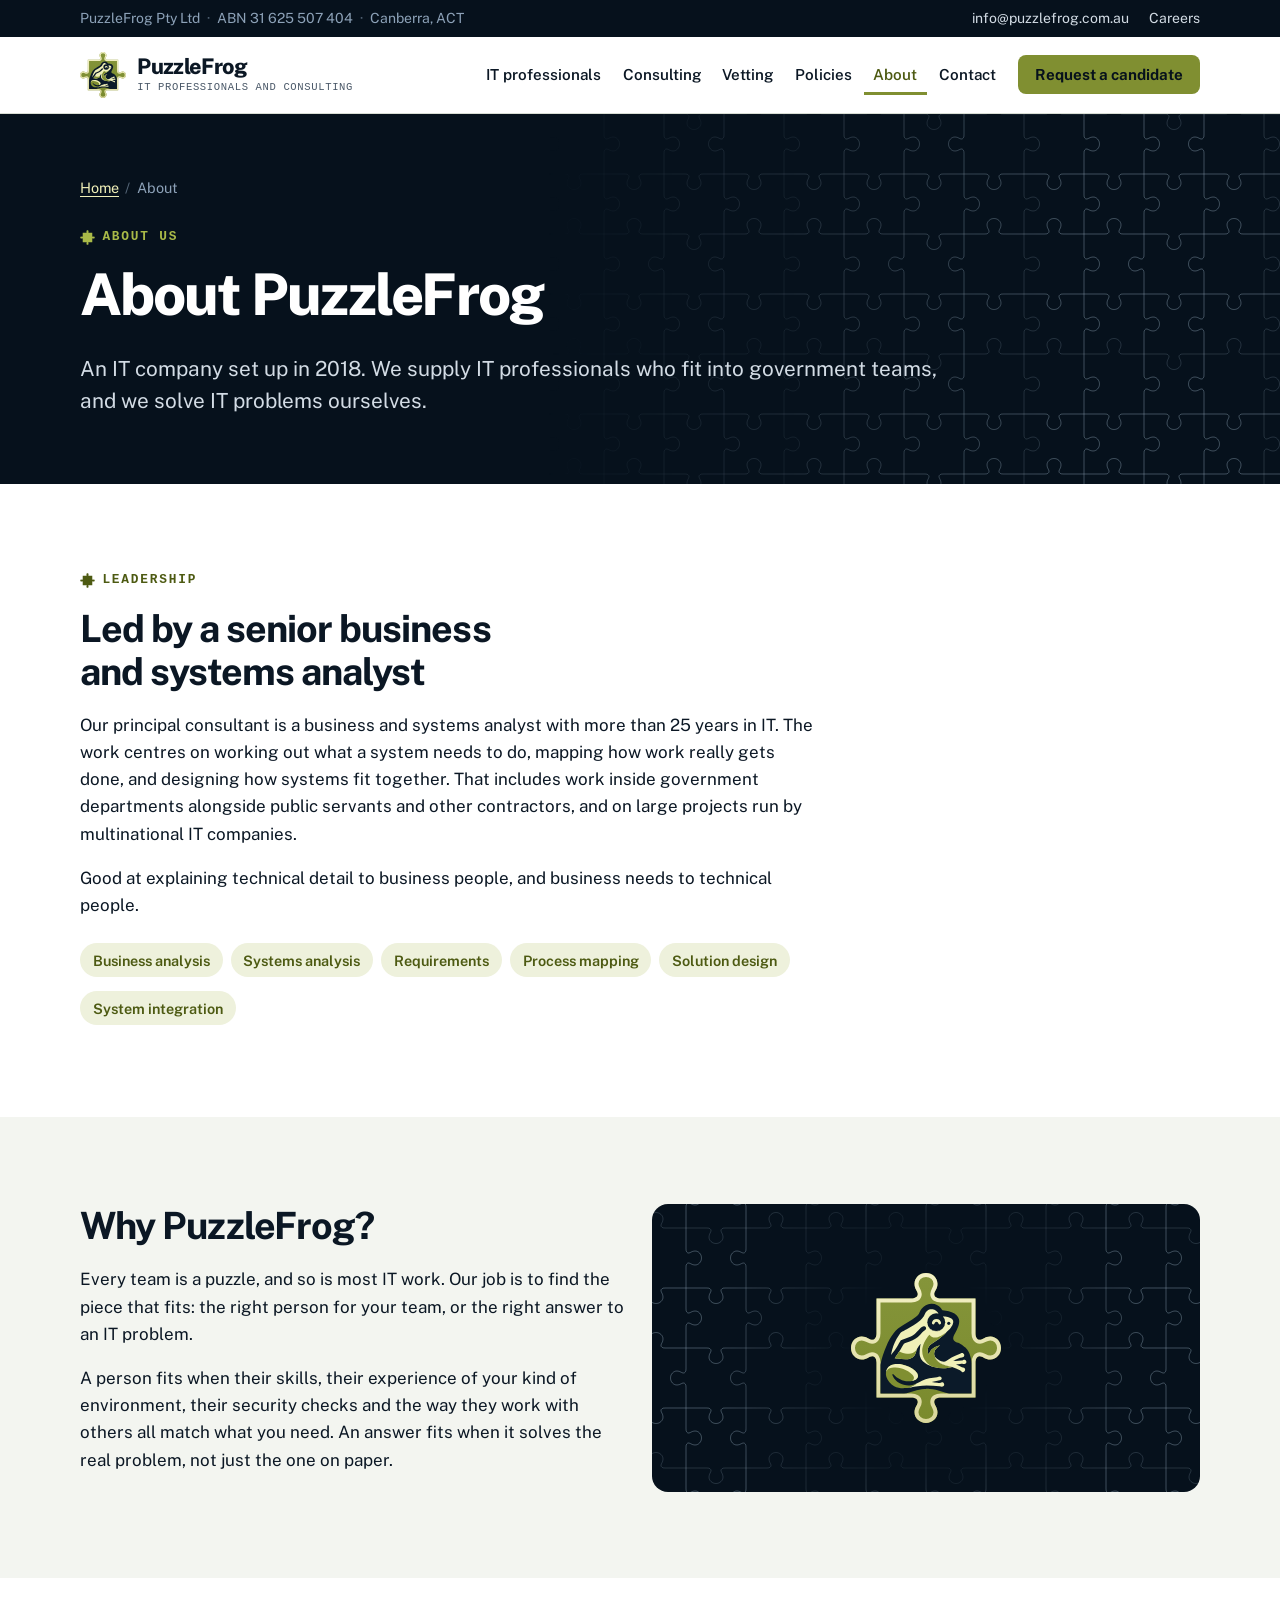
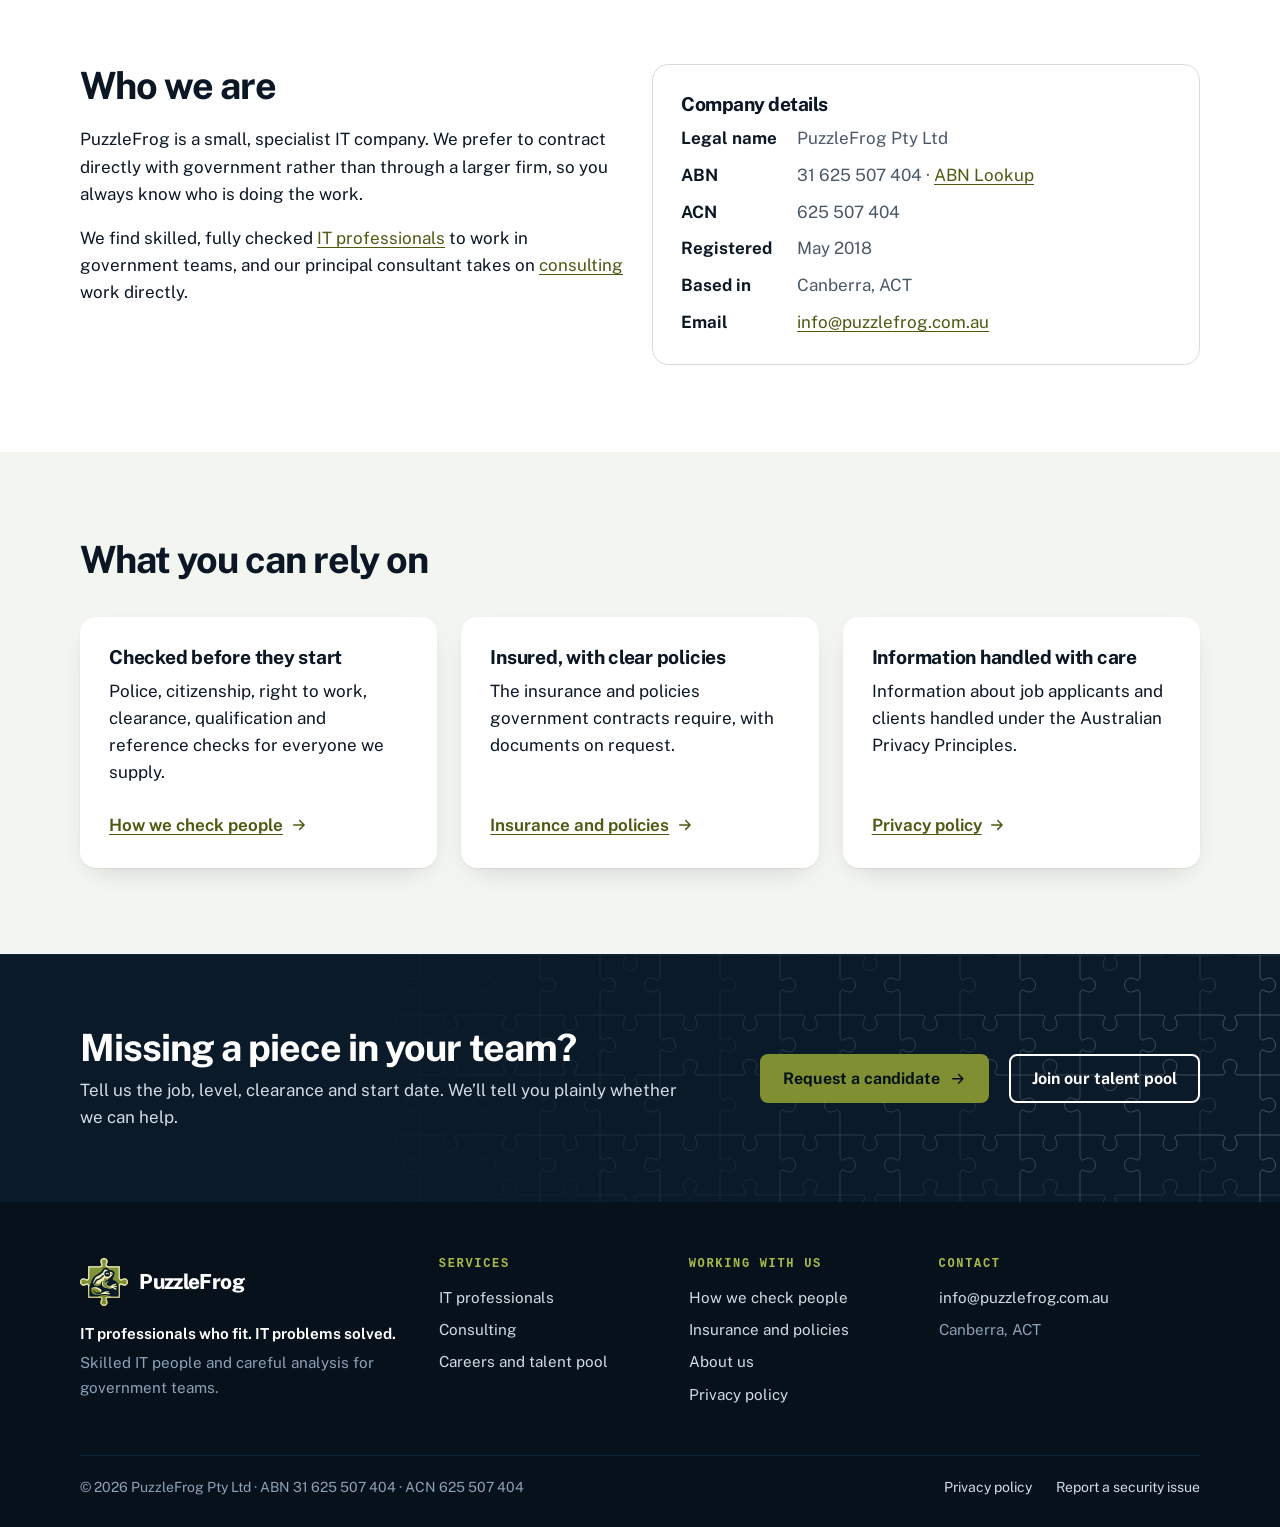
<file: about/index.html>
<!doctype html>
<html lang="en-AU">
<head>
  <meta charset="utf-8">
  <meta name="viewport" content="width=device-width, initial-scale=1">
  <meta http-equiv="Content-Security-Policy" content="default-src 'none'; script-src 'self' 'sha256-WZRJfWvsnNCPcxzZwvyhovnZGqhZaC+8gPGPRbx6wTk='; style-src 'self'; img-src 'self'; font-src 'self'; connect-src https://api.web3forms.com; form-action https://api.web3forms.com https://web3forms.com; base-uri 'none'">
  <title>About PuzzleFrog | Led by a senior business and systems analyst</title>
  <meta name="description" content="PuzzleFrog Pty Ltd (ABN 31 625 507 404) is an IT company led by a senior business and systems analyst. We find IT professionals who fit, and solve IT problems.">
  <link rel="canonical" href="https://puzzlefrog.com.au/about/">
  <meta name="theme-color" content="#06111c">
  <link rel="icon" href="/assets/img/favicon-32.png" sizes="32x32" type="image/png">
  <link rel="icon" href="/assets/img/puzzlefrog-mark-small.svg" type="image/svg+xml">
  <link rel="apple-touch-icon" href="/assets/img/apple-touch-icon.png">
  <link rel="preload" href="/assets/fonts/publicsans-latin.woff2" as="font" type="font/woff2" crossorigin>
  <link rel="stylesheet" href="/assets/css/site.css">
  <meta property="og:type" content="website">
  <meta property="og:site_name" content="PuzzleFrog">
  <meta property="og:locale" content="en_AU">
  <meta property="og:title" content="About PuzzleFrog | Led by a senior business and systems analyst">
  <meta property="og:description" content="PuzzleFrog Pty Ltd (ABN 31 625 507 404) is an IT company led by a senior business and systems analyst. We find IT professionals who fit, and solve IT problems.">
  <meta property="og:url" content="https://puzzlefrog.com.au/about/">
  <meta property="og:image" content="https://puzzlefrog.com.au/assets/img/og-image.jpg">
  <meta property="og:image:width" content="1200">
  <meta property="og:image:height" content="630">
  <meta property="og:image:alt" content="The PuzzleFrog logo fitting into a jigsaw puzzle, beside the words: IT professionals who fit. IT problems solved.">
  <meta name="twitter:card" content="summary_large_image">
  <script>document.documentElement.classList.add("js");</script>
  <script src="/assets/js/site.js" defer></script>
  <script type="application/ld+json">
{
  "@context": "https://schema.org",
  "@type": "Organization",
  "name": "PuzzleFrog",
  "legalName": "PuzzleFrog Pty Ltd",
  "url": "https://puzzlefrog.com.au/",
  "logo": "https://puzzlefrog.com.au/assets/img/puzzlefrog-logo-512.png",
  "slogan": "IT professionals who fit. IT problems solved.",
  "description": "IT professionals and consulting for government, led by a senior business and systems analyst.",
  "email": "info@puzzlefrog.com.au",
  "foundingDate": "2018-05",
  "taxID": "ABN 31 625 507 404",
  "identifier": [
    {
      "@type": "PropertyValue",
      "propertyID": "ABN",
      "value": "31625507404"
    },
    {
      "@type": "PropertyValue",
      "propertyID": "ACN",
      "value": "625507404"
    }
  ],
  "address": {
    "@type": "PostalAddress",
    "addressLocality": "Canberra",
    "addressRegion": "ACT",
    "addressCountry": "AU"
  },
  "areaServed": {
    "@type": "Country",
    "name": "Australia"
  }
}
  </script>
</head>
<body>
  <a class="skip-link" href="#main">Skip to main content</a>

  <div class="utility on-dark">
    <div class="wrap">
      <p>PuzzleFrog&nbsp;Pty&nbsp;Ltd<span class="sep" aria-hidden="true">·</span><wbr>ABN&nbsp;31&nbsp;625&nbsp;507&nbsp;404<span class="sep" aria-hidden="true">·</span><wbr>Canberra,&nbsp;ACT</p>
      <ul class="utility-links">
        <li class="hide-sm"><a href="mailto:info@puzzlefrog.com.au">info@puzzlefrog.com.au</a></li>
        <li class="hide-sm"><a href="/careers/">Careers</a></li>
      </ul>
    </div>
  </div>

  <header class="site-header">
    <div class="wrap header-inner">
      <a class="brand" href="/">
        <img src="/assets/img/puzzlefrog-logo.svg" alt="" width="46" height="46">
        <span class="brand-text"><span class="brand-name">PuzzleFrog</span><span class="brand-tag">IT professionals and consulting</span></span>
      </a>
      <button class="nav-toggle" type="button" aria-expanded="false" aria-controls="site-nav">
        <svg class="icon-open" viewBox="0 0 24 24" fill="none" stroke="currentColor" stroke-width="2" stroke-linecap="round" stroke-linejoin="round" aria-hidden="true" focusable="false"><path d="M4 7h16M4 12h16M4 17h16"/></svg><svg class="icon-close" viewBox="0 0 24 24" fill="none" stroke="currentColor" stroke-width="2" stroke-linecap="round" stroke-linejoin="round" aria-hidden="true" focusable="false"><path d="M6 6l12 12M18 6L6 18"/></svg><span>Menu</span>
      </button>
      <nav id="site-nav" class="site-nav" aria-label="Main">
        <ul>
          <li><a href="/labour-hire/">IT professionals</a></li>
          <li><a href="/consulting/">Consulting</a></li>
          <li><a href="/vetting/">Vetting</a></li>
          <li><a href="/compliance/">Policies</a></li>
          <li><a href="/about/" aria-current="page">About</a></li>
          <li><a href="/contact/">Contact</a></li>
          <li class="nav-mobile"><a href="/careers/">Careers</a></li>
          <li class="nav-cta"><a class="btn btn-primary btn-small" href="/contact/?type=candidate">Request a candidate</a></li>
        </ul>
      </nav>
    </div>
  </header>

  <main id="main">

    <div class="page-head on-dark">
      <div class="wrap">
        <nav class="breadcrumb" aria-label="Breadcrumb">
          <ol>
            <li><a href="/">Home</a></li>
            <li><span aria-current="page">About</span></li>
          </ol>
        </nav>
        <p class="eyebrow">About us</p>
        <h1>About PuzzleFrog</h1>
        <p class="lead">An IT company set up in 2018. We supply IT professionals who fit into government teams, and we solve IT problems ourselves.</p>
      </div>
    </div>

    <section class="section" id="leadership" aria-labelledby="lead-title">
      <div class="wrap">
        <div class="prose">
          <p class="eyebrow">Leadership</p>
          <h2 id="lead-title">Led by a senior business and systems analyst</h2>
          <p>Our principal consultant is a business and systems analyst with more than 25 years in IT. The work centres on working out what a system needs to do, mapping how work really gets done, and designing how systems fit together. That includes work inside government departments alongside public servants and other contractors, and on large projects run by multinational IT companies.</p>
          <p>Good at explaining technical detail to business people, and business needs to technical people.</p>
          <ul class="chips" aria-label="Areas of expertise"><li>Business analysis</li><li>Systems analysis</li><li>Requirements</li><li>Process mapping</li><li>Solution design</li><li>System integration</li></ul>
        </div>
      </div>
    </section>

    <section class="section section-mist" aria-labelledby="name-title">
      <div class="wrap grid-2 align-center">
        <div class="prose">
          <h2 id="name-title">Why PuzzleFrog?</h2>
          <p>Every team is a puzzle, and so is most IT work. Our job is to find the piece that fits: the right person for your team, or the right answer to an IT problem.</p>
          <p>A person fits when their skills, their experience of your kind of environment, their security checks and the way they work with others all match what you need. An answer fits when it solves the real problem, not just the one on paper.</p>
        </div>
        <div class="brand-panel on-dark">
          <img src="/assets/img/puzzlefrog-logo.svg" alt="The PuzzleFrog logo: a frog on a jigsaw piece" width="640" height="640">
        </div>
      </div>
    </section>

    <section class="section" aria-labelledby="who-title">
      <div class="wrap grid-2 align-start">
        <div class="prose">
          <h2 id="who-title">Who we are</h2>
          <p>PuzzleFrog is a small, specialist IT company. We prefer to contract directly with government rather than through a larger firm, so you always know who is doing the work.</p>
          <p>We find skilled, fully checked <a href="/labour-hire/">IT professionals</a> to work in government teams, and our principal consultant takes on <a href="/consulting/">consulting</a> work directly.</p>
        </div>
        <div class="card">
          <h2 class="h-card">Company details</h2>
          <dl class="fact-list">
            <dt>Legal name</dt><dd>PuzzleFrog Pty Ltd</dd>
            <dt>ABN</dt><dd>31 625 507 404 · <a href="https://abr.business.gov.au/ABN/View?abn=31625507404">ABN Lookup</a></dd>
            <dt>ACN</dt><dd>625 507 404</dd>
            <dt>Registered</dt><dd>May 2018</dd>
            <dt>Based in</dt><dd>Canberra, ACT</dd>
            <dt>Email</dt><dd><a href="mailto:info@puzzlefrog.com.au">info@puzzlefrog.com.au</a></dd>
          </dl>
        </div>
      </div>
    </section>

    <section class="section section-mist" aria-labelledby="commit-title">
      <div class="wrap">
        <div class="section-head">
          <h2 id="commit-title">What you can rely on</h2>
        </div>
        <div class="grid-3">
          <article class="card">
            <h3>Checked before they start</h3>
            <p>Police, citizenship, right to work, clearance, qualification and reference checks for everyone we supply.</p>
            <a class="link-arrow" href="/vetting/">How we check people <svg viewBox="0 0 24 24" fill="none" stroke="currentColor" stroke-width="2" stroke-linecap="round" stroke-linejoin="round" aria-hidden="true" focusable="false"><path d="M5 12h14M13 6l6 6-6 6"/></svg></a>
          </article>
          <article class="card">
            <h3>Insured, with clear policies</h3>
            <p>The insurance and policies government contracts require, with documents on request.</p>
            <a class="link-arrow" href="/compliance/">Insurance and policies <svg viewBox="0 0 24 24" fill="none" stroke="currentColor" stroke-width="2" stroke-linecap="round" stroke-linejoin="round" aria-hidden="true" focusable="false"><path d="M5 12h14M13 6l6 6-6 6"/></svg></a>
          </article>
          <article class="card">
            <h3>Information handled with care</h3>
            <p>Information about job applicants and clients handled under the Australian Privacy Principles.</p>
            <a class="link-arrow" href="/privacy/">Privacy policy <svg viewBox="0 0 24 24" fill="none" stroke="currentColor" stroke-width="2" stroke-linecap="round" stroke-linejoin="round" aria-hidden="true" focusable="false"><path d="M5 12h14M13 6l6 6-6 6"/></svg></a>
          </article>
        </div>
      </div>
    </section>

  </main>

  <section class="cta-band on-dark" aria-labelledby="cta-title">
    <div class="wrap cta-inner">
      <div>
        <h2 id="cta-title">Missing a piece in your team?</h2>
        <p>Tell us the job, level, clearance and start date. We’ll tell you plainly whether we can help.</p>
      </div>
      <div class="btn-row">
          <a class="btn btn-primary" href="/contact/?type=candidate">Request a candidate <svg viewBox="0 0 24 24" fill="none" stroke="currentColor" stroke-width="2" stroke-linecap="round" stroke-linejoin="round" aria-hidden="true" focusable="false"><path d="M5 12h14M13 6l6 6-6 6"/></svg></a>
          <a class="btn btn-secondary" href="/careers/">Join our talent pool</a>
      </div>
    </div>
  </section>

  <footer class="site-footer on-dark">
    <div class="wrap">
      <div class="footer-grid">
        <div>
          <div class="footer-brand"><img src="/assets/img/puzzlefrog-logo.svg" alt="" width="48" height="48"><span>PuzzleFrog</span></div>
          <p class="footer-about"><strong>IT professionals who fit. IT problems solved.</strong>Skilled IT people and careful analysis for government teams.</p>
        </div>
        <nav aria-labelledby="footer-services">
          <h2 id="footer-services">Services</h2>
          <ul>
            <li><a href="/labour-hire/">IT professionals</a></li>
            <li><a href="/consulting/">Consulting</a></li>
            <li><a href="/careers/">Careers and talent pool</a></li>
          </ul>
        </nav>
        <nav aria-labelledby="footer-assurance">
          <h2 id="footer-assurance">Working with us</h2>
          <ul>
            <li><a href="/vetting/">How we check people</a></li>
            <li><a href="/compliance/">Insurance and policies</a></li>
            <li><a href="/about/">About us</a></li>
            <li><a href="/privacy/">Privacy policy</a></li>
          </ul>
        </nav>
        <div>
          <h2>Contact</h2>
          <ul>
            <li><a href="mailto:info@puzzlefrog.com.au">info@puzzlefrog.com.au</a></li>
            <li>Canberra, ACT</li>
          </ul>
        </div>
      </div>
      <div class="footer-legal">
        <p>&copy; <span data-year>2026</span> PuzzleFrog Pty Ltd · ABN&nbsp;31 625 507 404 · ACN&nbsp;625 507 404</p>
        <ul>
          <li><a href="/privacy/">Privacy policy</a></li>
          <li><a href="/.well-known/security.txt">Report a security issue</a></li>
        </ul>
      </div>
    </div>
  </footer>
</body>
</html>
</file>
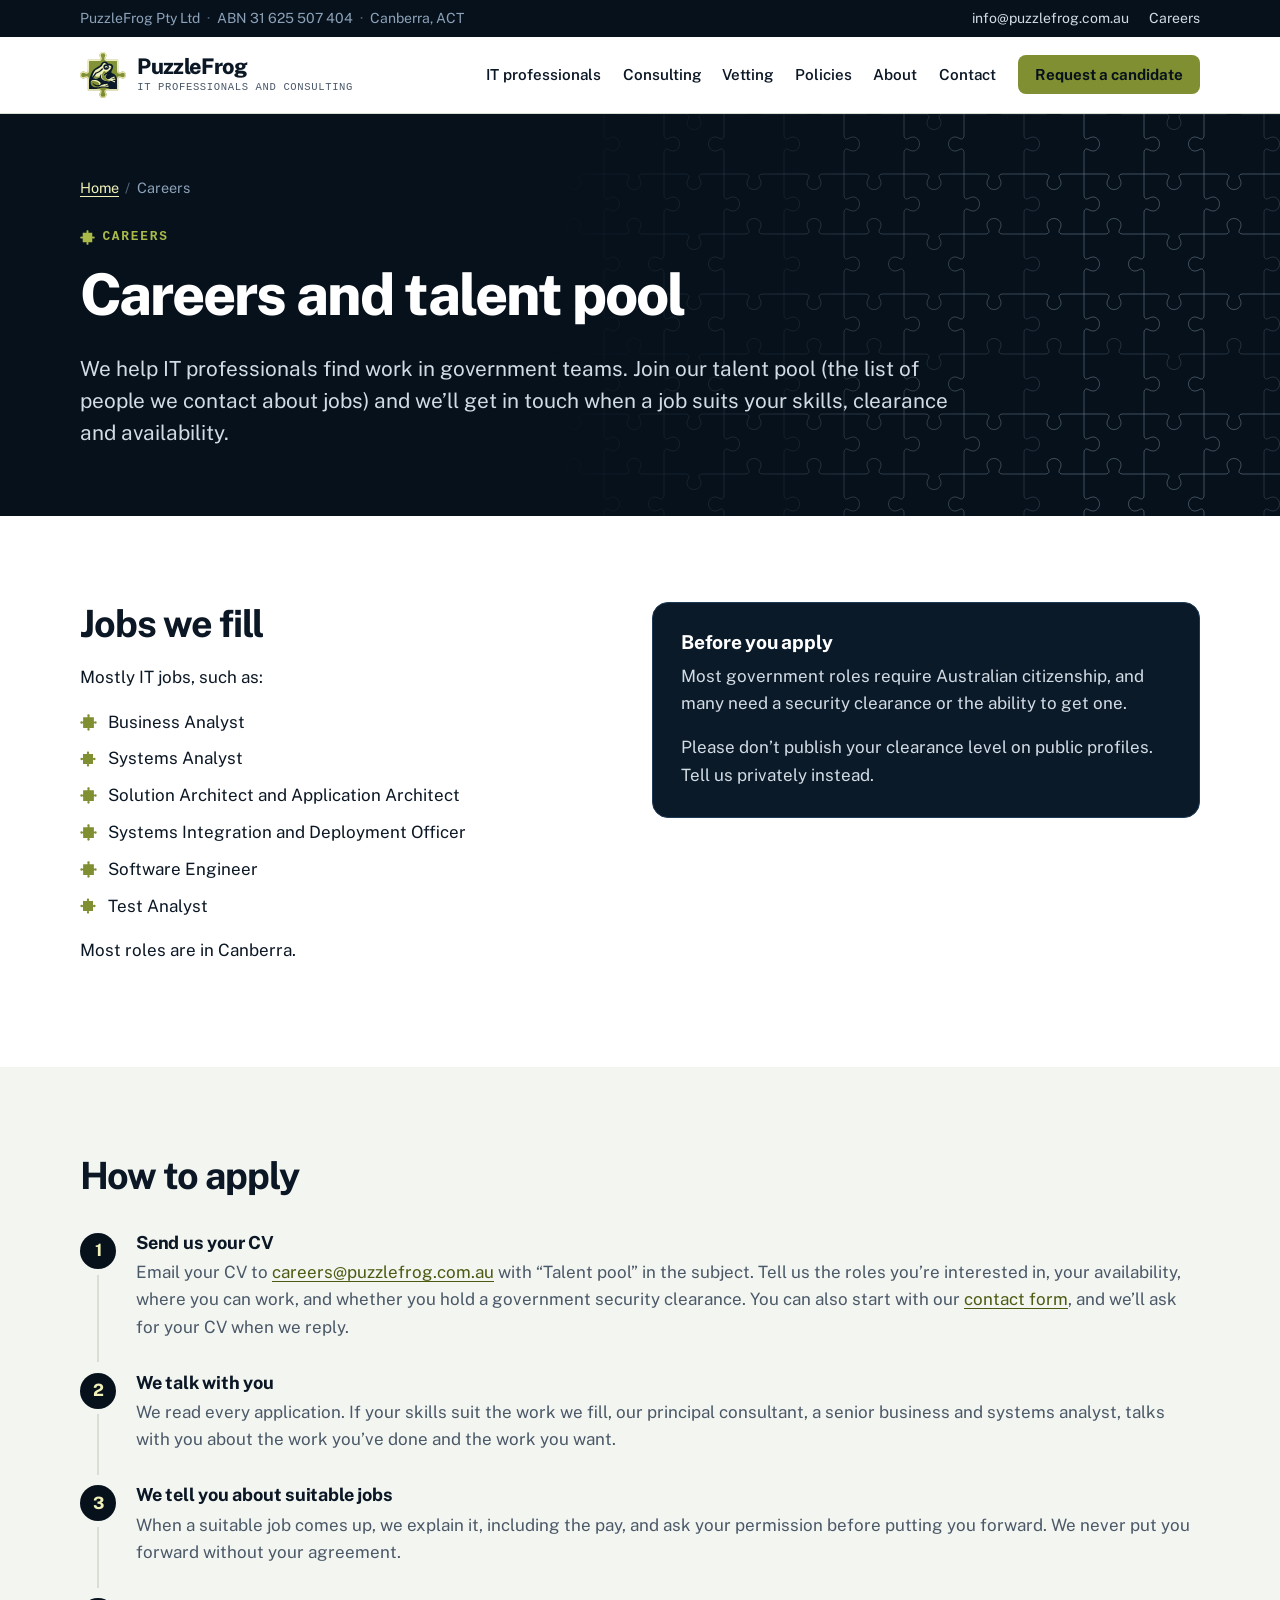
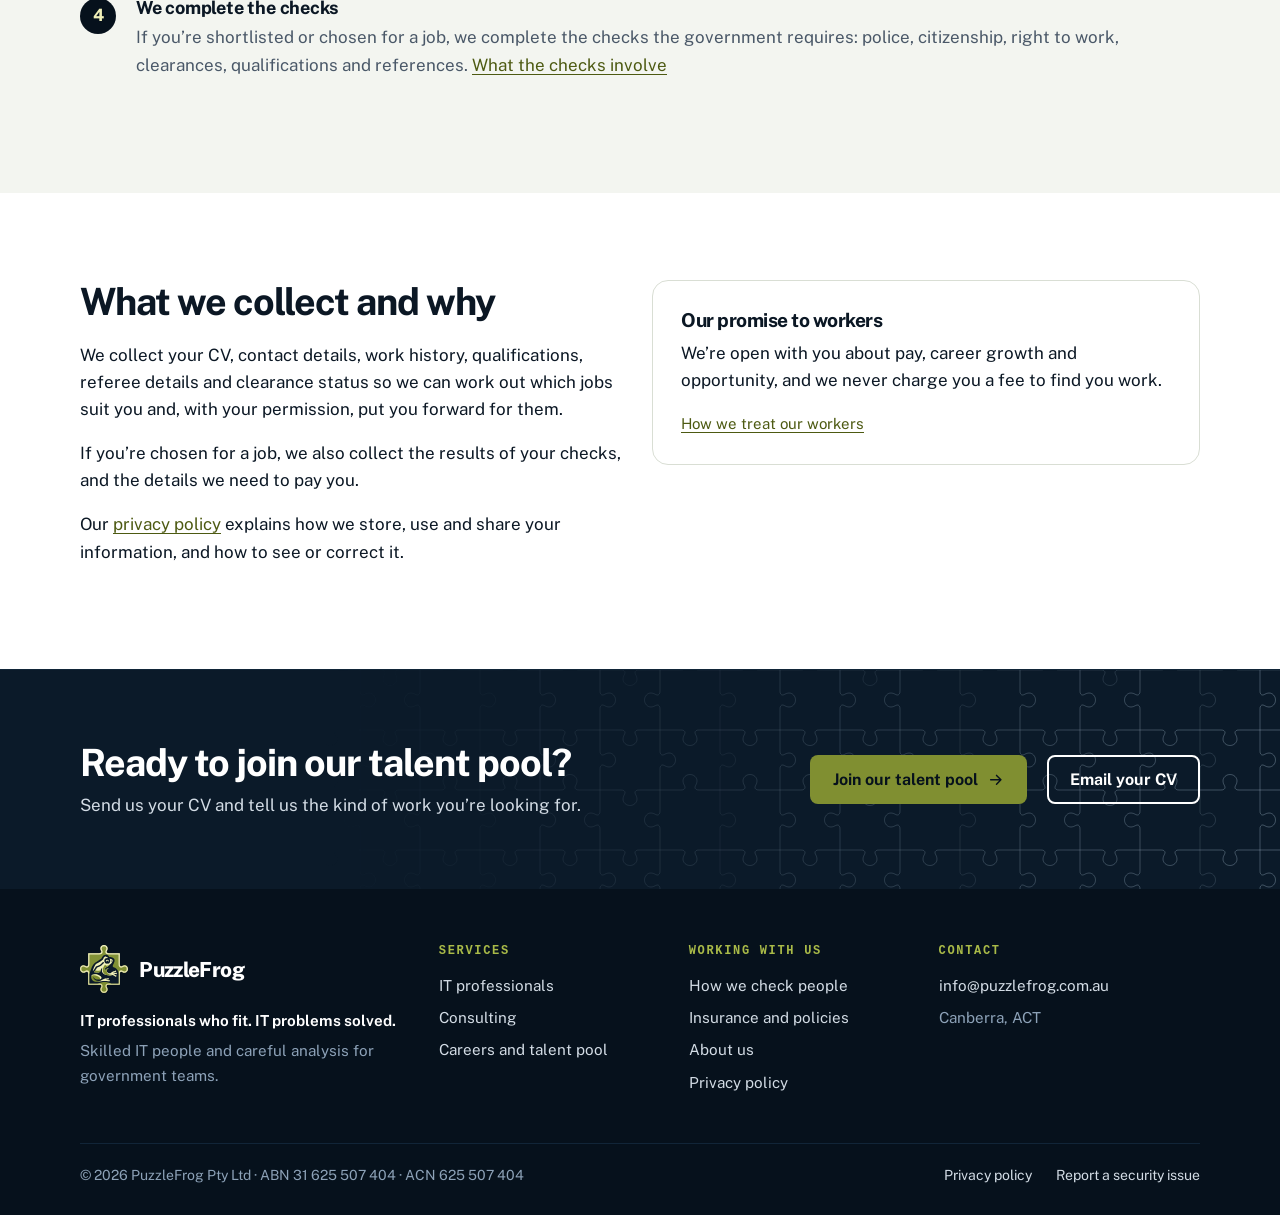
<file: careers/index.html>
<!doctype html>
<html lang="en-AU">
<head>
  <meta charset="utf-8">
  <meta name="viewport" content="width=device-width, initial-scale=1">
  <meta http-equiv="Content-Security-Policy" content="default-src 'none'; script-src 'self' 'sha256-WZRJfWvsnNCPcxzZwvyhovnZGqhZaC+8gPGPRbx6wTk='; style-src 'self'; img-src 'self'; font-src 'self'; connect-src https://api.web3forms.com; form-action https://api.web3forms.com https://web3forms.com; base-uri 'none'">
  <title>Careers and talent pool | PuzzleFrog</title>
  <meta name="description" content="Join PuzzleFrog's talent pool for IT work in government teams. How to apply, what we collect and why.">
  <link rel="canonical" href="https://puzzlefrog.com.au/careers/">
  <meta name="theme-color" content="#06111c">
  <link rel="icon" href="/assets/img/favicon-32.png" sizes="32x32" type="image/png">
  <link rel="icon" href="/assets/img/puzzlefrog-mark-small.svg" type="image/svg+xml">
  <link rel="apple-touch-icon" href="/assets/img/apple-touch-icon.png">
  <link rel="preload" href="/assets/fonts/publicsans-latin.woff2" as="font" type="font/woff2" crossorigin>
  <link rel="stylesheet" href="/assets/css/site.css">
  <meta property="og:type" content="website">
  <meta property="og:site_name" content="PuzzleFrog">
  <meta property="og:locale" content="en_AU">
  <meta property="og:title" content="Careers and talent pool | PuzzleFrog">
  <meta property="og:description" content="Join PuzzleFrog's talent pool for IT work in government teams. How to apply, what we collect and why.">
  <meta property="og:url" content="https://puzzlefrog.com.au/careers/">
  <meta property="og:image" content="https://puzzlefrog.com.au/assets/img/og-image.jpg">
  <meta property="og:image:width" content="1200">
  <meta property="og:image:height" content="630">
  <meta property="og:image:alt" content="The PuzzleFrog logo fitting into a jigsaw puzzle, beside the words: IT professionals who fit. IT problems solved.">
  <meta name="twitter:card" content="summary_large_image">
  <script>document.documentElement.classList.add("js");</script>
  <script src="/assets/js/site.js" defer></script>
</head>
<body>
  <a class="skip-link" href="#main">Skip to main content</a>

  <div class="utility on-dark">
    <div class="wrap">
      <p>PuzzleFrog&nbsp;Pty&nbsp;Ltd<span class="sep" aria-hidden="true">·</span><wbr>ABN&nbsp;31&nbsp;625&nbsp;507&nbsp;404<span class="sep" aria-hidden="true">·</span><wbr>Canberra,&nbsp;ACT</p>
      <ul class="utility-links">
        <li class="hide-sm"><a href="mailto:info@puzzlefrog.com.au">info@puzzlefrog.com.au</a></li>
        <li class="hide-sm"><a href="/careers/" aria-current="page">Careers</a></li>
      </ul>
    </div>
  </div>

  <header class="site-header">
    <div class="wrap header-inner">
      <a class="brand" href="/">
        <img src="/assets/img/puzzlefrog-logo.svg" alt="" width="46" height="46">
        <span class="brand-text"><span class="brand-name">PuzzleFrog</span><span class="brand-tag">IT professionals and consulting</span></span>
      </a>
      <button class="nav-toggle" type="button" aria-expanded="false" aria-controls="site-nav">
        <svg class="icon-open" viewBox="0 0 24 24" fill="none" stroke="currentColor" stroke-width="2" stroke-linecap="round" stroke-linejoin="round" aria-hidden="true" focusable="false"><path d="M4 7h16M4 12h16M4 17h16"/></svg><svg class="icon-close" viewBox="0 0 24 24" fill="none" stroke="currentColor" stroke-width="2" stroke-linecap="round" stroke-linejoin="round" aria-hidden="true" focusable="false"><path d="M6 6l12 12M18 6L6 18"/></svg><span>Menu</span>
      </button>
      <nav id="site-nav" class="site-nav" aria-label="Main">
        <ul>
          <li><a href="/labour-hire/">IT professionals</a></li>
          <li><a href="/consulting/">Consulting</a></li>
          <li><a href="/vetting/">Vetting</a></li>
          <li><a href="/compliance/">Policies</a></li>
          <li><a href="/about/">About</a></li>
          <li><a href="/contact/">Contact</a></li>
          <li class="nav-mobile"><a href="/careers/" aria-current="page">Careers</a></li>
          <li class="nav-cta"><a class="btn btn-primary btn-small" href="/contact/?type=candidate">Request a candidate</a></li>
        </ul>
      </nav>
    </div>
  </header>

  <main id="main">

    <div class="page-head on-dark">
      <div class="wrap">
        <nav class="breadcrumb" aria-label="Breadcrumb">
          <ol>
            <li><a href="/">Home</a></li>
            <li><span aria-current="page">Careers</span></li>
          </ol>
        </nav>
        <p class="eyebrow">Careers</p>
        <h1>Careers and talent pool</h1>
        <p class="lead">We help IT professionals find work in government teams. Join our talent pool (the list of people we contact about jobs) and we’ll get in touch when a job suits your skills, clearance and availability.</p>
      </div>
    </div>

    <section class="section" aria-labelledby="roles-title">
      <div class="wrap grid-2 align-start">
        <div>
          <h2 id="roles-title">Jobs we fill</h2>
          <p>Mostly IT jobs, such as:</p>
          <ul class="tick-list">
              <li>Business Analyst</li>
              <li>Systems Analyst</li>
              <li>Solution Architect and Application Architect</li>
              <li>Systems Integration and Deployment Officer</li>
              <li>Software Engineer</li>
              <li>Test Analyst</li>
          </ul>
          <p>Most roles are in Canberra.</p>
        </div>
        <div class="card card-dark on-dark">
          <h3>Before you apply</h3>
          <p>Most government roles require Australian citizenship, and many need a security clearance or the ability to get one.</p>
          <p>Please don’t publish your clearance level on public profiles. Tell us privately instead.</p>
        </div>
      </div>
    </section>

    <section class="section section-mist" aria-labelledby="apply-title">
      <div class="wrap">
        <div class="section-head">
          <h2 id="apply-title">How to apply</h2>
        </div>
        <ol class="steps">
          <li><h3>Send us your CV</h3><p>Email your CV to <a href="mailto:careers@puzzlefrog.com.au?subject=Talent%20pool">careers@puzzlefrog.com.au</a> with “Talent pool” in the subject. Tell us the roles you’re interested in, your availability, where you can work, and whether you hold a government security clearance. You can also start with our <a href="/contact/?type=talent">contact form</a>, and we’ll ask for your CV when we reply.</p></li>
          <li><h3>We talk with you</h3><p>We read every application. If your skills suit the work we fill, our principal consultant, a senior business and systems analyst, talks with you about the work you’ve done and the work you want.</p></li>
          <li><h3>We tell you about suitable jobs</h3><p>When a suitable job comes up, we explain it, including the pay, and ask your permission before putting you forward. We never put you forward without your agreement.</p></li>
          <li><h3>We complete the checks</h3><p>If you’re shortlisted or chosen for a job, we complete the checks the government requires: police, citizenship, right to work, clearances, qualifications and references. <a href="/vetting/">What the checks involve</a></p></li>
        </ol>
      </div>
    </section>

    <section class="section" aria-labelledby="collect-title">
      <div class="wrap grid-2 align-start">
        <div class="prose">
          <h2 id="collect-title">What we collect and why</h2>
          <p>We collect your CV, contact details, work history, qualifications, referee details and clearance status so we can work out which jobs suit you and, with your permission, put you forward for them.</p>
          <p>If you’re chosen for a job, we also collect the results of your checks, and the details we need to pay you.</p>
          <p>Our <a href="/privacy/">privacy policy</a> explains how we store, use and share your information, and how to see or correct it.</p>
        </div>
        <div class="card">
          <h2 class="h-card">Our promise to workers</h2>
          <p>We’re open with you about pay, career growth and opportunity, and we never charge you a fee to find you work.</p>
          <p class="small muted mb-0"><a href="/vetting/#workers">How we treat our workers</a></p>
        </div>
      </div>
    </section>

  </main>

  <section class="cta-band on-dark" aria-labelledby="cta-title">
    <div class="wrap cta-inner">
      <div>
        <h2 id="cta-title">Ready to join our talent pool?</h2>
        <p>Send us your CV and tell us the kind of work you’re looking for.</p>
      </div>
      <div class="btn-row">
          <a class="btn btn-primary" href="/contact/?type=talent">Join our talent pool <svg viewBox="0 0 24 24" fill="none" stroke="currentColor" stroke-width="2" stroke-linecap="round" stroke-linejoin="round" aria-hidden="true" focusable="false"><path d="M5 12h14M13 6l6 6-6 6"/></svg></a>
          <a class="btn btn-secondary" href="mailto:careers@puzzlefrog.com.au?subject=Talent%20pool">Email your CV</a>
      </div>
    </div>
  </section>

  <footer class="site-footer on-dark">
    <div class="wrap">
      <div class="footer-grid">
        <div>
          <div class="footer-brand"><img src="/assets/img/puzzlefrog-logo.svg" alt="" width="48" height="48"><span>PuzzleFrog</span></div>
          <p class="footer-about"><strong>IT professionals who fit. IT problems solved.</strong>Skilled IT people and careful analysis for government teams.</p>
        </div>
        <nav aria-labelledby="footer-services">
          <h2 id="footer-services">Services</h2>
          <ul>
            <li><a href="/labour-hire/">IT professionals</a></li>
            <li><a href="/consulting/">Consulting</a></li>
            <li><a href="/careers/">Careers and talent pool</a></li>
          </ul>
        </nav>
        <nav aria-labelledby="footer-assurance">
          <h2 id="footer-assurance">Working with us</h2>
          <ul>
            <li><a href="/vetting/">How we check people</a></li>
            <li><a href="/compliance/">Insurance and policies</a></li>
            <li><a href="/about/">About us</a></li>
            <li><a href="/privacy/">Privacy policy</a></li>
          </ul>
        </nav>
        <div>
          <h2>Contact</h2>
          <ul>
            <li><a href="mailto:info@puzzlefrog.com.au">info@puzzlefrog.com.au</a></li>
            <li>Canberra, ACT</li>
          </ul>
        </div>
      </div>
      <div class="footer-legal">
        <p>&copy; <span data-year>2026</span> PuzzleFrog Pty Ltd · ABN&nbsp;31 625 507 404 · ACN&nbsp;625 507 404</p>
        <ul>
          <li><a href="/privacy/">Privacy policy</a></li>
          <li><a href="/.well-known/security.txt">Report a security issue</a></li>
        </ul>
      </div>
    </div>
  </footer>
</body>
</html>
</file>
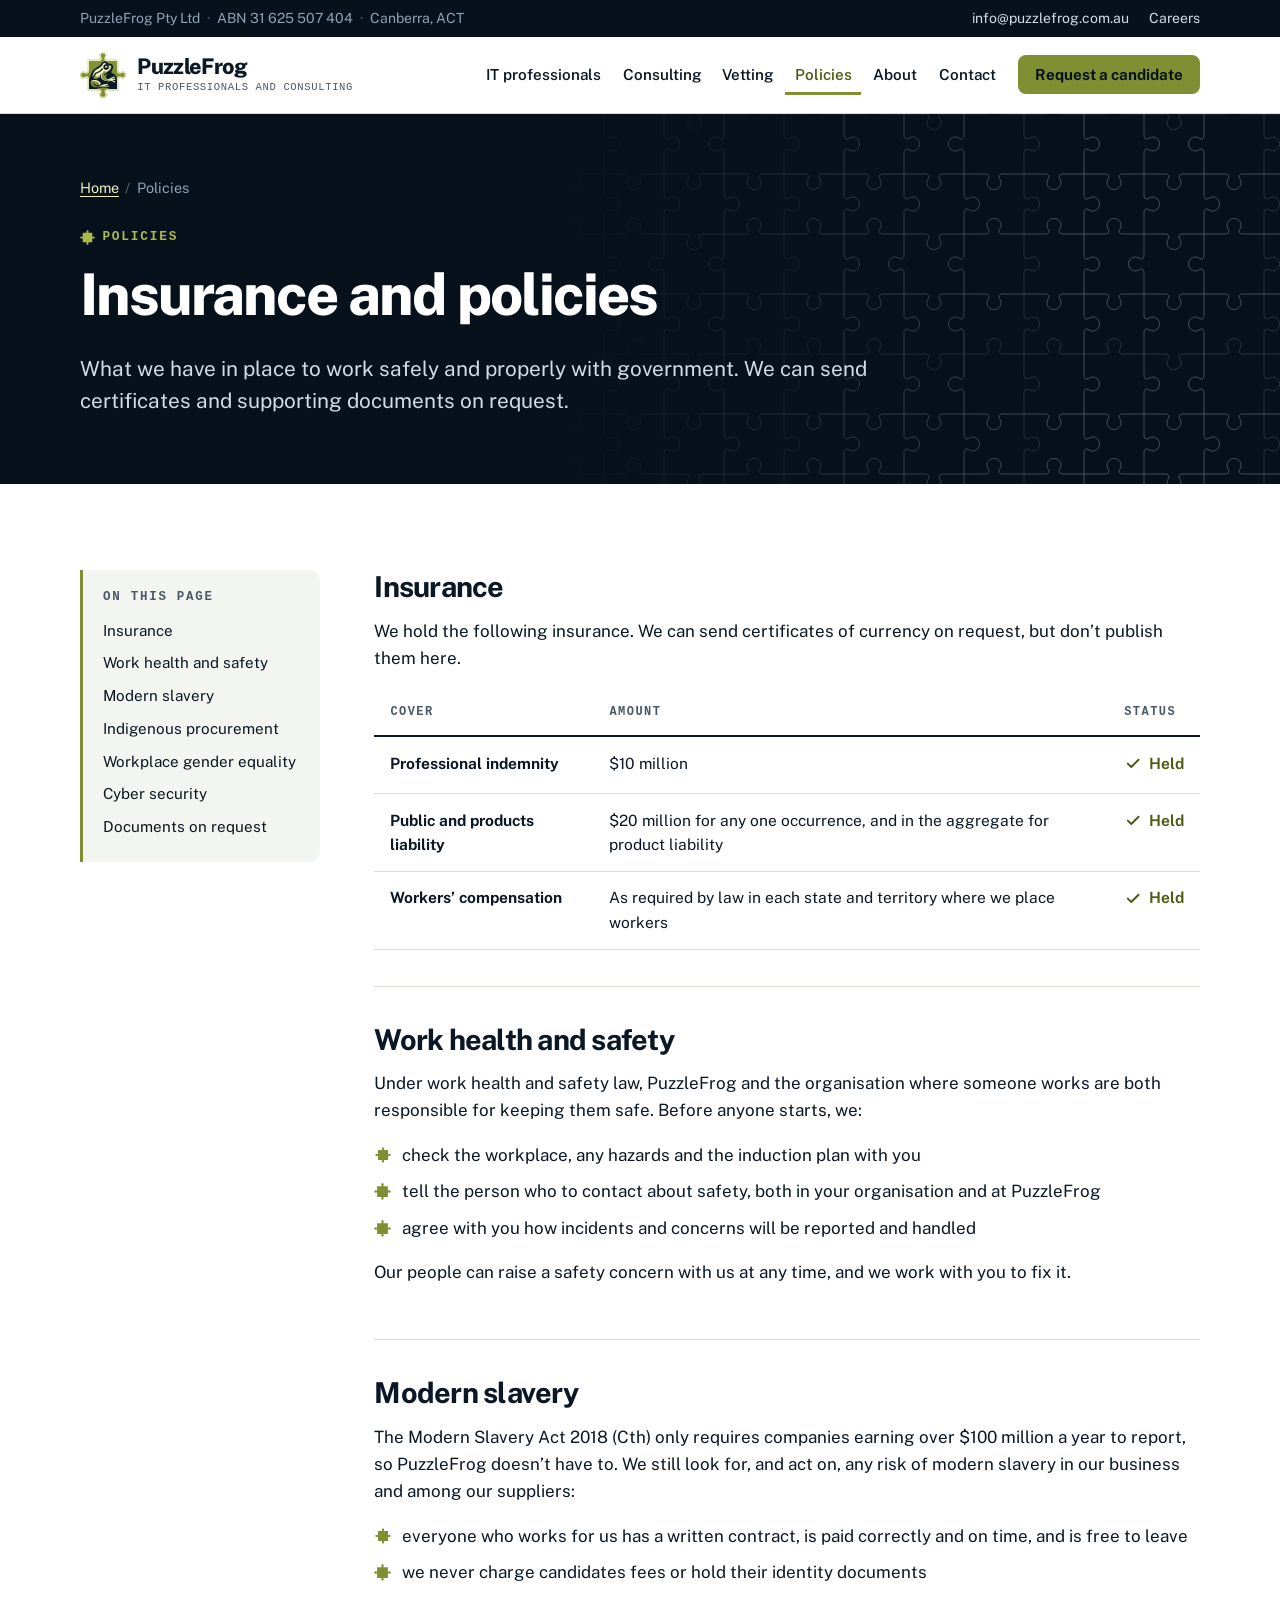
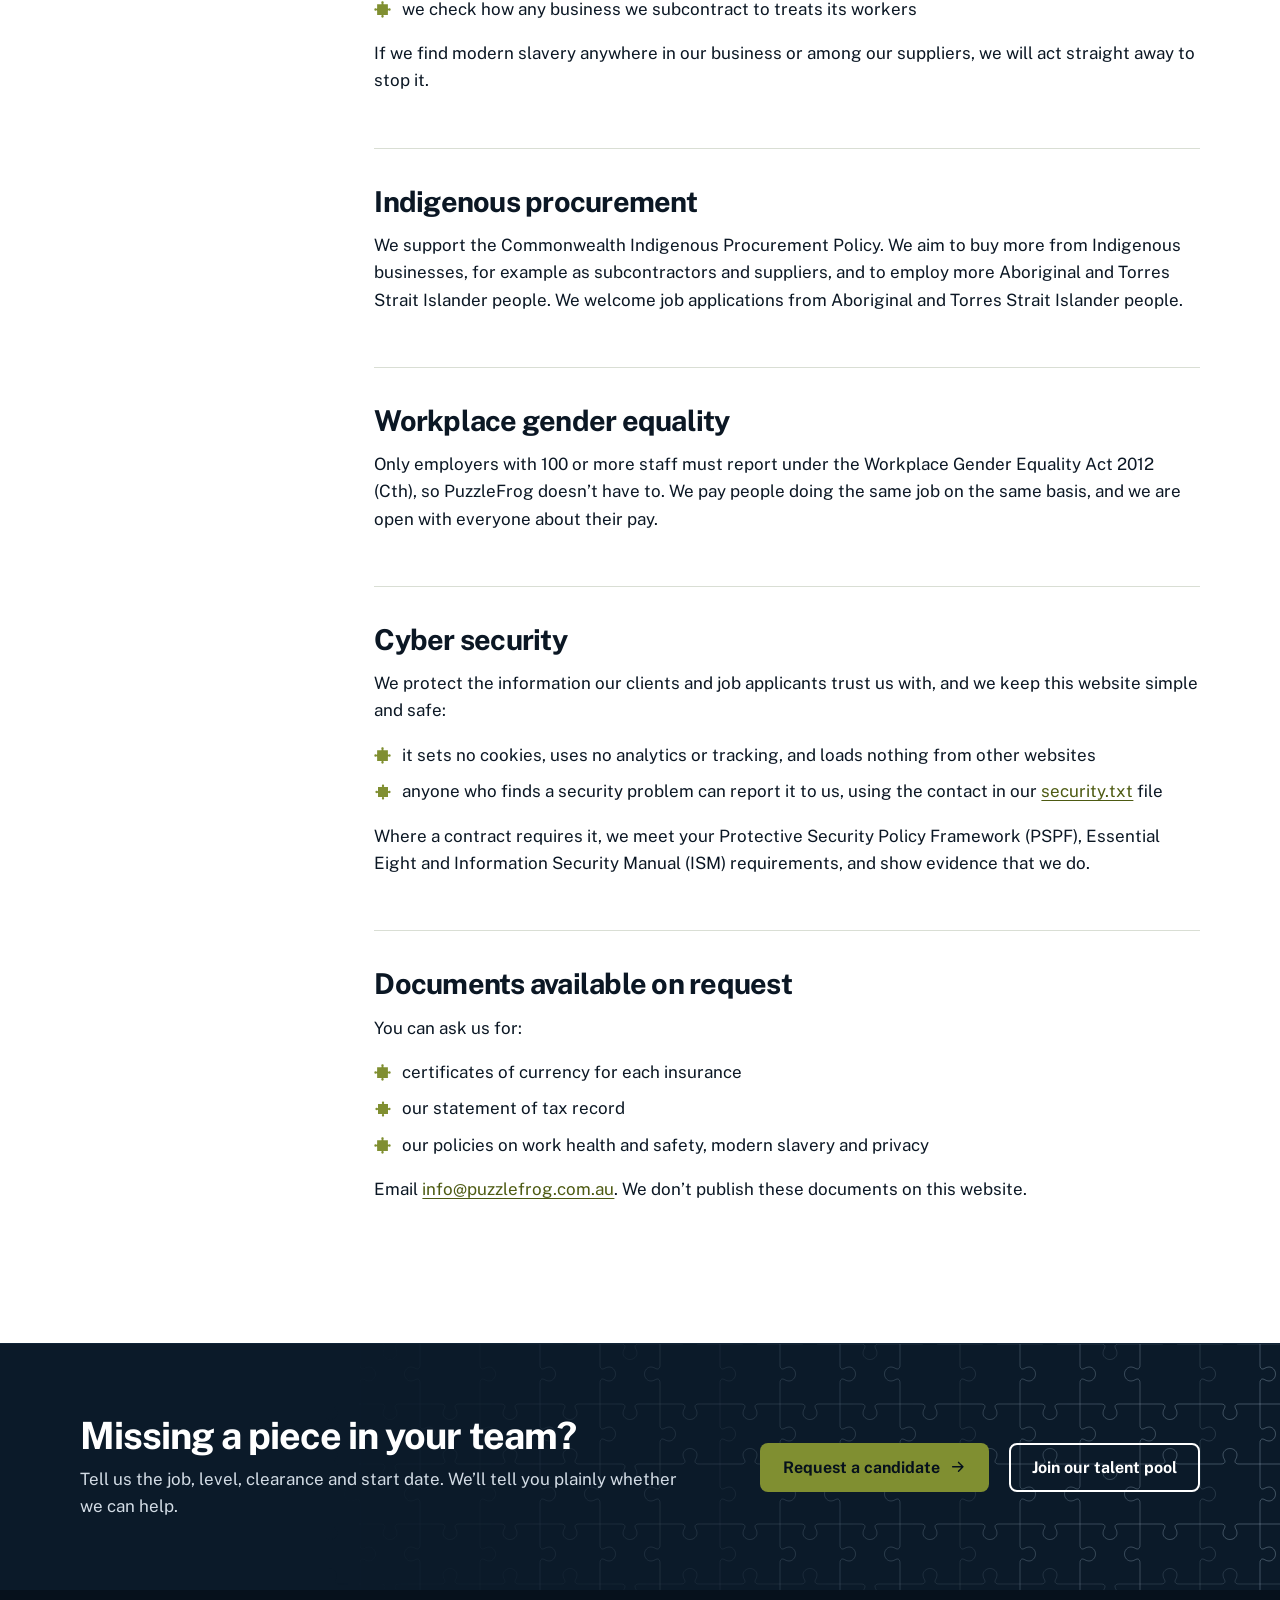
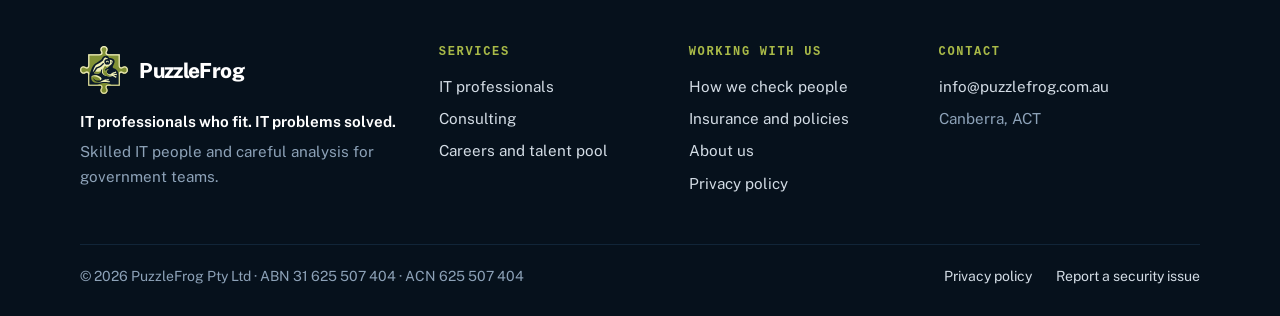
<file: compliance/index.html>
<!doctype html>
<html lang="en-AU">
<head>
  <meta charset="utf-8">
  <meta name="viewport" content="width=device-width, initial-scale=1">
  <meta http-equiv="Content-Security-Policy" content="default-src 'none'; script-src 'self' 'sha256-WZRJfWvsnNCPcxzZwvyhovnZGqhZaC+8gPGPRbx6wTk='; style-src 'self'; img-src 'self'; font-src 'self'; connect-src https://api.web3forms.com; form-action https://api.web3forms.com https://web3forms.com; base-uri 'none'">
  <title>Insurance and policies | PuzzleFrog</title>
  <meta name="description" content="PuzzleFrog's insurance, work health and safety, modern slavery, Indigenous procurement, gender equality and cyber security practices.">
  <link rel="canonical" href="https://puzzlefrog.com.au/compliance/">
  <meta name="theme-color" content="#06111c">
  <link rel="icon" href="/assets/img/favicon-32.png" sizes="32x32" type="image/png">
  <link rel="icon" href="/assets/img/puzzlefrog-mark-small.svg" type="image/svg+xml">
  <link rel="apple-touch-icon" href="/assets/img/apple-touch-icon.png">
  <link rel="preload" href="/assets/fonts/publicsans-latin.woff2" as="font" type="font/woff2" crossorigin>
  <link rel="stylesheet" href="/assets/css/site.css">
  <meta property="og:type" content="website">
  <meta property="og:site_name" content="PuzzleFrog">
  <meta property="og:locale" content="en_AU">
  <meta property="og:title" content="Insurance and policies | PuzzleFrog">
  <meta property="og:description" content="PuzzleFrog's insurance, work health and safety, modern slavery, Indigenous procurement, gender equality and cyber security practices.">
  <meta property="og:url" content="https://puzzlefrog.com.au/compliance/">
  <meta property="og:image" content="https://puzzlefrog.com.au/assets/img/og-image.jpg">
  <meta property="og:image:width" content="1200">
  <meta property="og:image:height" content="630">
  <meta property="og:image:alt" content="The PuzzleFrog logo fitting into a jigsaw puzzle, beside the words: IT professionals who fit. IT problems solved.">
  <meta name="twitter:card" content="summary_large_image">
  <script>document.documentElement.classList.add("js");</script>
  <script src="/assets/js/site.js" defer></script>
</head>
<body>
  <a class="skip-link" href="#main">Skip to main content</a>

  <div class="utility on-dark">
    <div class="wrap">
      <p>PuzzleFrog&nbsp;Pty&nbsp;Ltd<span class="sep" aria-hidden="true">·</span><wbr>ABN&nbsp;31&nbsp;625&nbsp;507&nbsp;404<span class="sep" aria-hidden="true">·</span><wbr>Canberra,&nbsp;ACT</p>
      <ul class="utility-links">
        <li class="hide-sm"><a href="mailto:info@puzzlefrog.com.au">info@puzzlefrog.com.au</a></li>
        <li class="hide-sm"><a href="/careers/">Careers</a></li>
      </ul>
    </div>
  </div>

  <header class="site-header">
    <div class="wrap header-inner">
      <a class="brand" href="/">
        <img src="/assets/img/puzzlefrog-logo.svg" alt="" width="46" height="46">
        <span class="brand-text"><span class="brand-name">PuzzleFrog</span><span class="brand-tag">IT professionals and consulting</span></span>
      </a>
      <button class="nav-toggle" type="button" aria-expanded="false" aria-controls="site-nav">
        <svg class="icon-open" viewBox="0 0 24 24" fill="none" stroke="currentColor" stroke-width="2" stroke-linecap="round" stroke-linejoin="round" aria-hidden="true" focusable="false"><path d="M4 7h16M4 12h16M4 17h16"/></svg><svg class="icon-close" viewBox="0 0 24 24" fill="none" stroke="currentColor" stroke-width="2" stroke-linecap="round" stroke-linejoin="round" aria-hidden="true" focusable="false"><path d="M6 6l12 12M18 6L6 18"/></svg><span>Menu</span>
      </button>
      <nav id="site-nav" class="site-nav" aria-label="Main">
        <ul>
          <li><a href="/labour-hire/">IT professionals</a></li>
          <li><a href="/consulting/">Consulting</a></li>
          <li><a href="/vetting/">Vetting</a></li>
          <li><a href="/compliance/" aria-current="page">Policies</a></li>
          <li><a href="/about/">About</a></li>
          <li><a href="/contact/">Contact</a></li>
          <li class="nav-mobile"><a href="/careers/">Careers</a></li>
          <li class="nav-cta"><a class="btn btn-primary btn-small" href="/contact/?type=candidate">Request a candidate</a></li>
        </ul>
      </nav>
    </div>
  </header>

  <main id="main">

    <div class="page-head on-dark">
      <div class="wrap">
        <nav class="breadcrumb" aria-label="Breadcrumb">
          <ol>
            <li><a href="/">Home</a></li>
            <li><span aria-current="page">Policies</span></li>
          </ol>
        </nav>
        <p class="eyebrow">Policies</p>
        <h1>Insurance and policies</h1>
        <p class="lead">What we have in place to work safely and properly with government. We can send certificates and supporting documents on request.</p>
      </div>
    </div>

    <div class="section">
      <div class="wrap with-toc">
        <nav class="toc" aria-labelledby="toc-title">
          <h2 id="toc-title">On this page</h2>
          <ul>
            <li><a href="#insurance">Insurance</a></li>
            <li><a href="#whs">Work health and safety</a></li>
            <li><a href="#modern-slavery">Modern slavery</a></li>
            <li><a href="#indigenous">Indigenous procurement</a></li>
            <li><a href="#gender">Workplace gender equality</a></li>
            <li><a href="#cyber">Cyber security</a></li>
            <li><a href="#documents">Documents on request</a></li>
          </ul>
        </nav>
        <div>
          <section class="block" id="insurance" aria-labelledby="insurance-title">
            <h2 id="insurance-title">Insurance</h2>
            <p>We hold the following insurance. We can send certificates of currency on request, but don’t publish them here.</p>
            <table class="table">
              <caption class="visually-hidden">Insurance held by PuzzleFrog Pty Ltd</caption>
              <thead><tr><th scope="col">Cover</th><th scope="col">Amount</th><th scope="col">Status</th></tr></thead>
              <tbody>
                <tr><th scope="row">Professional indemnity</th><td data-label="Amount">$10 million</td><td data-label="Status"><span class="held"><svg viewBox="0 0 24 24" fill="none" stroke="currentColor" stroke-width="2.5" stroke-linecap="round" stroke-linejoin="round" aria-hidden="true" focusable="false"><path d="M5 12.5l4.5 4.5L19 7.5"/></svg>Held</span></td></tr>
                <tr><th scope="row">Public and products liability</th><td data-label="Amount">$20 million for any one occurrence, and in the aggregate for product liability</td><td data-label="Status"><span class="held"><svg viewBox="0 0 24 24" fill="none" stroke="currentColor" stroke-width="2.5" stroke-linecap="round" stroke-linejoin="round" aria-hidden="true" focusable="false"><path d="M5 12.5l4.5 4.5L19 7.5"/></svg>Held</span></td></tr>
                <tr><th scope="row">Workers’ compensation</th><td data-label="Amount">As required by law in each state and territory where we place workers</td><td data-label="Status"><span class="held"><svg viewBox="0 0 24 24" fill="none" stroke="currentColor" stroke-width="2.5" stroke-linecap="round" stroke-linejoin="round" aria-hidden="true" focusable="false"><path d="M5 12.5l4.5 4.5L19 7.5"/></svg>Held</span></td></tr>
              </tbody>
            </table>
          </section>

          <section class="block" id="whs" aria-labelledby="whs-title">
            <h2 id="whs-title">Work health and safety</h2>
            <p>Under work health and safety law, PuzzleFrog and the organisation where someone works are both responsible for keeping them safe. Before anyone starts, we:</p>
            <ul class="tick-list">
              <li>check the workplace, any hazards and the induction plan with you</li>
              <li>tell the person who to contact about safety, both in your organisation and at PuzzleFrog</li>
              <li>agree with you how incidents and concerns will be reported and handled</li>
            </ul>
            <p>Our people can raise a safety concern with us at any time, and we work with you to fix it.</p>
          </section>

          <section class="block" id="modern-slavery" aria-labelledby="ms-title">
            <h2 id="ms-title">Modern slavery</h2>
            <p>The Modern Slavery Act 2018 (Cth) only requires companies earning over $100 million a year to report, so PuzzleFrog doesn’t have to. We still look for, and act on, any risk of modern slavery in our business and among our suppliers:</p>
            <ul class="tick-list">
              <li>everyone who works for us has a written contract, is paid correctly and on time, and is free to leave</li>
              <li>we never charge candidates fees or hold their identity documents</li>
              <li>we check how any business we subcontract to treats its workers</li>
            </ul>
            <p>If we find modern slavery anywhere in our business or among our suppliers, we will act straight away to stop it.</p>
          </section>

          <section class="block" id="indigenous" aria-labelledby="ipp-title">
            <h2 id="ipp-title">Indigenous procurement</h2>
            <p>We support the Commonwealth Indigenous Procurement Policy. We aim to buy more from Indigenous businesses, for example as subcontractors and suppliers, and to employ more Aboriginal and Torres Strait Islander people. We welcome job applications from Aboriginal and Torres Strait Islander people.</p>
          </section>

          <section class="block" id="gender" aria-labelledby="wge-title">
            <h2 id="wge-title">Workplace gender equality</h2>
            <p>Only employers with 100 or more staff must report under the Workplace Gender Equality Act 2012 (Cth), so PuzzleFrog doesn’t have to. We pay people doing the same job on the same basis, and we are open with everyone about their pay.</p>
          </section>

          <section class="block" id="cyber" aria-labelledby="cyber-title">
            <h2 id="cyber-title">Cyber security</h2>
            <p>We protect the information our clients and job applicants trust us with, and we keep this website simple and safe:</p>
            <ul class="tick-list">
              <li>it sets no cookies, uses no analytics or tracking, and loads nothing from other websites</li>
              <li>anyone who finds a security problem can report it to us, using the contact in our <a href="/.well-known/security.txt">security.txt</a> file</li>
            </ul>
            <p>Where a contract requires it, we meet your Protective Security Policy Framework (PSPF), Essential Eight and Information Security Manual (ISM) requirements, and show evidence that we do.</p>
          </section>

          <section class="block" id="documents" aria-labelledby="docs-title">
            <h2 id="docs-title">Documents available on request</h2>
            <p>You can ask us for:</p>
            <ul class="tick-list">
              <li>certificates of currency for each insurance</li>
              <li>our statement of tax record</li>
              <li>our policies on work health and safety, modern slavery and privacy</li>
            </ul>
            <p>Email <a href="mailto:info@puzzlefrog.com.au">info@puzzlefrog.com.au</a>. We don’t publish these documents on this website.</p>
          </section>
        </div>
      </div>
    </div>

  </main>

  <section class="cta-band on-dark" aria-labelledby="cta-title">
    <div class="wrap cta-inner">
      <div>
        <h2 id="cta-title">Missing a piece in your team?</h2>
        <p>Tell us the job, level, clearance and start date. We’ll tell you plainly whether we can help.</p>
      </div>
      <div class="btn-row">
          <a class="btn btn-primary" href="/contact/?type=candidate">Request a candidate <svg viewBox="0 0 24 24" fill="none" stroke="currentColor" stroke-width="2" stroke-linecap="round" stroke-linejoin="round" aria-hidden="true" focusable="false"><path d="M5 12h14M13 6l6 6-6 6"/></svg></a>
          <a class="btn btn-secondary" href="/careers/">Join our talent pool</a>
      </div>
    </div>
  </section>

  <footer class="site-footer on-dark">
    <div class="wrap">
      <div class="footer-grid">
        <div>
          <div class="footer-brand"><img src="/assets/img/puzzlefrog-logo.svg" alt="" width="48" height="48"><span>PuzzleFrog</span></div>
          <p class="footer-about"><strong>IT professionals who fit. IT problems solved.</strong>Skilled IT people and careful analysis for government teams.</p>
        </div>
        <nav aria-labelledby="footer-services">
          <h2 id="footer-services">Services</h2>
          <ul>
            <li><a href="/labour-hire/">IT professionals</a></li>
            <li><a href="/consulting/">Consulting</a></li>
            <li><a href="/careers/">Careers and talent pool</a></li>
          </ul>
        </nav>
        <nav aria-labelledby="footer-assurance">
          <h2 id="footer-assurance">Working with us</h2>
          <ul>
            <li><a href="/vetting/">How we check people</a></li>
            <li><a href="/compliance/">Insurance and policies</a></li>
            <li><a href="/about/">About us</a></li>
            <li><a href="/privacy/">Privacy policy</a></li>
          </ul>
        </nav>
        <div>
          <h2>Contact</h2>
          <ul>
            <li><a href="mailto:info@puzzlefrog.com.au">info@puzzlefrog.com.au</a></li>
            <li>Canberra, ACT</li>
          </ul>
        </div>
      </div>
      <div class="footer-legal">
        <p>&copy; <span data-year>2026</span> PuzzleFrog Pty Ltd · ABN&nbsp;31 625 507 404 · ACN&nbsp;625 507 404</p>
        <ul>
          <li><a href="/privacy/">Privacy policy</a></li>
          <li><a href="/.well-known/security.txt">Report a security issue</a></li>
        </ul>
      </div>
    </div>
  </footer>
</body>
</html>
</file>
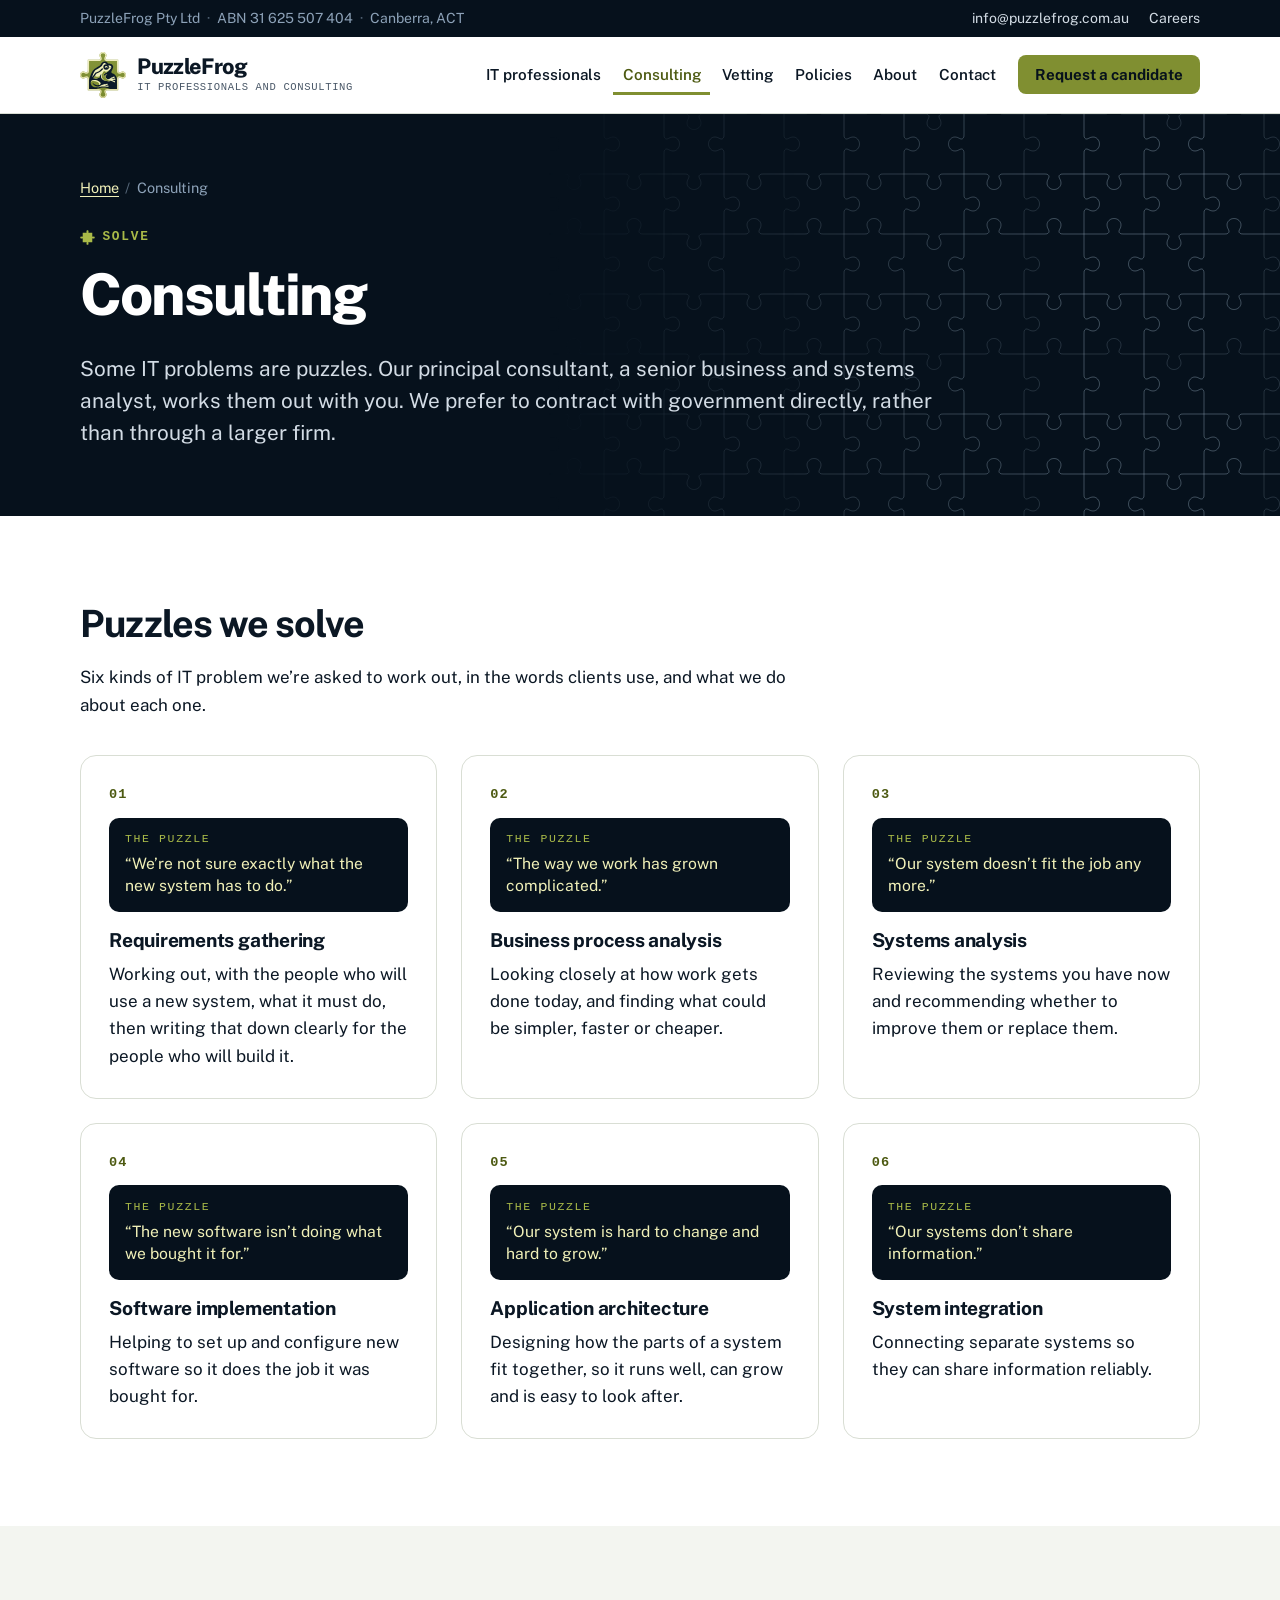
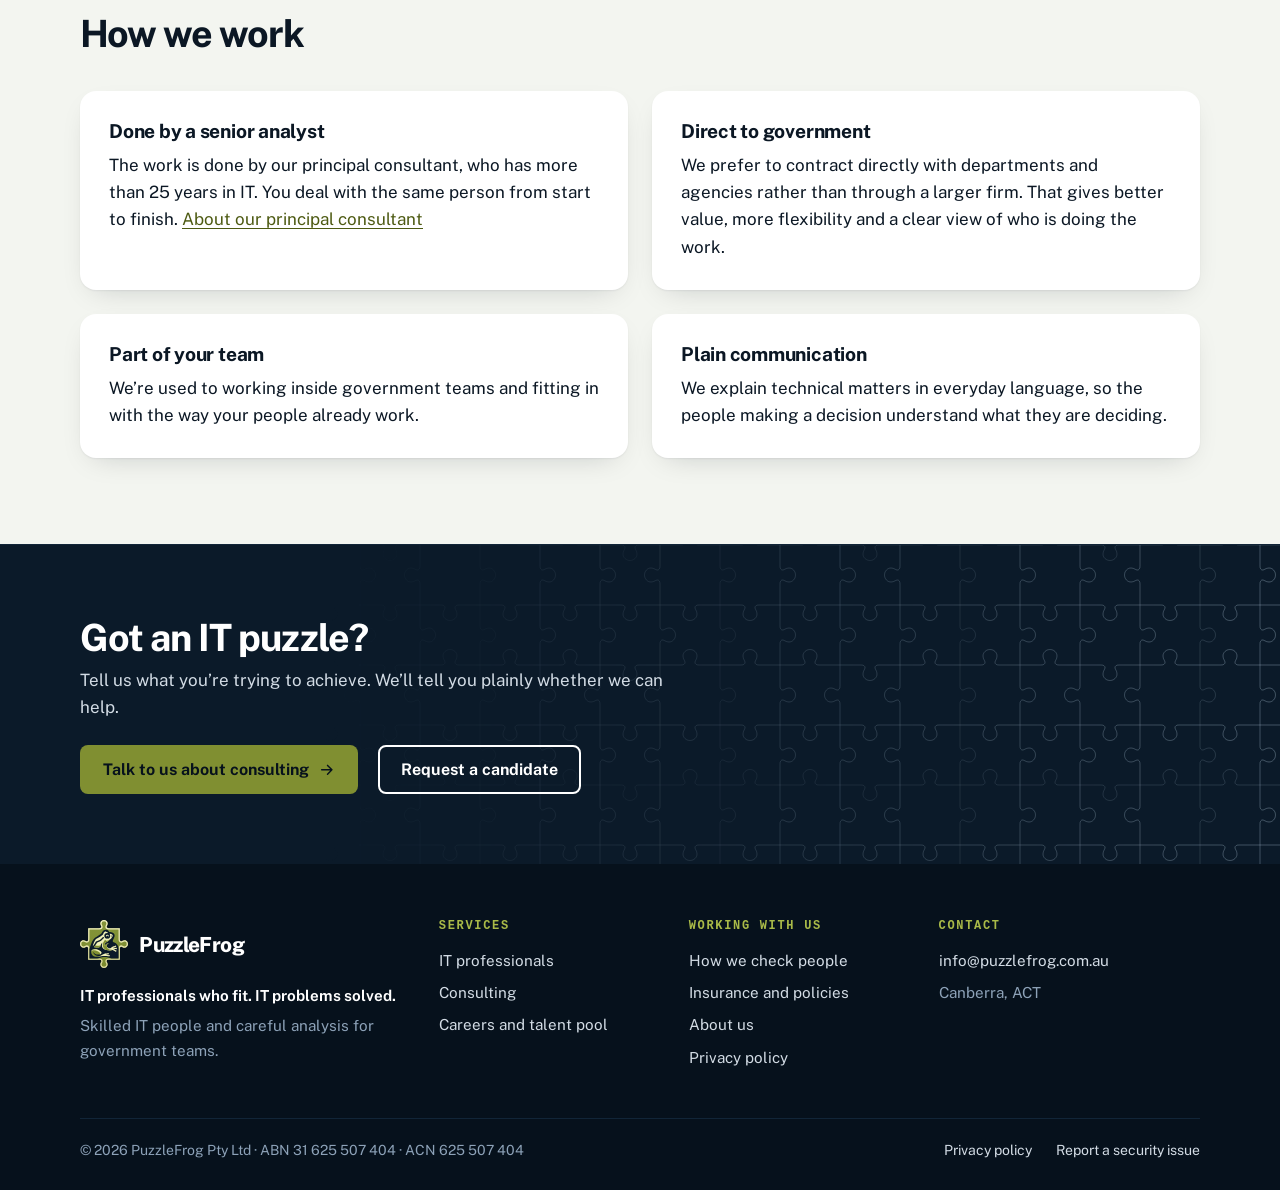
<file: consulting/index.html>
<!doctype html>
<html lang="en-AU">
<head>
  <meta charset="utf-8">
  <meta name="viewport" content="width=device-width, initial-scale=1">
  <meta http-equiv="Content-Security-Policy" content="default-src 'none'; script-src 'self' 'sha256-WZRJfWvsnNCPcxzZwvyhovnZGqhZaC+8gPGPRbx6wTk='; style-src 'self'; img-src 'self'; font-src 'self'; connect-src https://api.web3forms.com; form-action https://api.web3forms.com https://web3forms.com; base-uri 'none'">
  <title>Consulting: business analysis, systems analysis and architecture | PuzzleFrog</title>
  <meta name="description" content="Business process analysis, requirements, systems analysis, software implementation, application architecture and system integration, done by a senior analyst.">
  <link rel="canonical" href="https://puzzlefrog.com.au/consulting/">
  <meta name="theme-color" content="#06111c">
  <link rel="icon" href="/assets/img/favicon-32.png" sizes="32x32" type="image/png">
  <link rel="icon" href="/assets/img/puzzlefrog-mark-small.svg" type="image/svg+xml">
  <link rel="apple-touch-icon" href="/assets/img/apple-touch-icon.png">
  <link rel="preload" href="/assets/fonts/publicsans-latin.woff2" as="font" type="font/woff2" crossorigin>
  <link rel="stylesheet" href="/assets/css/site.css">
  <meta property="og:type" content="website">
  <meta property="og:site_name" content="PuzzleFrog">
  <meta property="og:locale" content="en_AU">
  <meta property="og:title" content="Consulting: business analysis, systems analysis and architecture | PuzzleFrog">
  <meta property="og:description" content="Business process analysis, requirements, systems analysis, software implementation, application architecture and system integration, done by a senior analyst.">
  <meta property="og:url" content="https://puzzlefrog.com.au/consulting/">
  <meta property="og:image" content="https://puzzlefrog.com.au/assets/img/og-image.jpg">
  <meta property="og:image:width" content="1200">
  <meta property="og:image:height" content="630">
  <meta property="og:image:alt" content="The PuzzleFrog logo fitting into a jigsaw puzzle, beside the words: IT professionals who fit. IT problems solved.">
  <meta name="twitter:card" content="summary_large_image">
  <script>document.documentElement.classList.add("js");</script>
  <script src="/assets/js/site.js" defer></script>
</head>
<body>
  <a class="skip-link" href="#main">Skip to main content</a>

  <div class="utility on-dark">
    <div class="wrap">
      <p>PuzzleFrog&nbsp;Pty&nbsp;Ltd<span class="sep" aria-hidden="true">·</span><wbr>ABN&nbsp;31&nbsp;625&nbsp;507&nbsp;404<span class="sep" aria-hidden="true">·</span><wbr>Canberra,&nbsp;ACT</p>
      <ul class="utility-links">
        <li class="hide-sm"><a href="mailto:info@puzzlefrog.com.au">info@puzzlefrog.com.au</a></li>
        <li class="hide-sm"><a href="/careers/">Careers</a></li>
      </ul>
    </div>
  </div>

  <header class="site-header">
    <div class="wrap header-inner">
      <a class="brand" href="/">
        <img src="/assets/img/puzzlefrog-logo.svg" alt="" width="46" height="46">
        <span class="brand-text"><span class="brand-name">PuzzleFrog</span><span class="brand-tag">IT professionals and consulting</span></span>
      </a>
      <button class="nav-toggle" type="button" aria-expanded="false" aria-controls="site-nav">
        <svg class="icon-open" viewBox="0 0 24 24" fill="none" stroke="currentColor" stroke-width="2" stroke-linecap="round" stroke-linejoin="round" aria-hidden="true" focusable="false"><path d="M4 7h16M4 12h16M4 17h16"/></svg><svg class="icon-close" viewBox="0 0 24 24" fill="none" stroke="currentColor" stroke-width="2" stroke-linecap="round" stroke-linejoin="round" aria-hidden="true" focusable="false"><path d="M6 6l12 12M18 6L6 18"/></svg><span>Menu</span>
      </button>
      <nav id="site-nav" class="site-nav" aria-label="Main">
        <ul>
          <li><a href="/labour-hire/">IT professionals</a></li>
          <li><a href="/consulting/" aria-current="page">Consulting</a></li>
          <li><a href="/vetting/">Vetting</a></li>
          <li><a href="/compliance/">Policies</a></li>
          <li><a href="/about/">About</a></li>
          <li><a href="/contact/">Contact</a></li>
          <li class="nav-mobile"><a href="/careers/">Careers</a></li>
          <li class="nav-cta"><a class="btn btn-primary btn-small" href="/contact/?type=candidate">Request a candidate</a></li>
        </ul>
      </nav>
    </div>
  </header>

  <main id="main">

    <div class="page-head on-dark">
      <div class="wrap">
        <nav class="breadcrumb" aria-label="Breadcrumb">
          <ol>
            <li><a href="/">Home</a></li>
            <li><span aria-current="page">Consulting</span></li>
          </ol>
        </nav>
        <p class="eyebrow">Solve</p>
        <h1>Consulting</h1>
        <p class="lead">Some IT problems are puzzles. Our principal consultant, a senior business and systems analyst, works them out with you. We prefer to contract with government directly, rather than through a larger firm.</p>
      </div>
    </div>

    <section class="section" aria-labelledby="puzzles-title">
      <div class="wrap">
        <div class="section-head">
          <h2 id="puzzles-title">Puzzles we solve</h2>
          <p>Six kinds of IT problem we’re asked to work out, in the words clients use, and what we do about each one.</p>
        </div>
        <div class="grid-3">
          <article class="card">
            <span class="service-num" aria-hidden="true">01</span>
            <p class="puzzle-q">“We’re not sure exactly what the new system has to do.”</p>
            <h3>Requirements gathering</h3>
            <p>Working out, with the people who will use a new system, what it must do, then writing that down clearly for the people who will build it.</p>
          </article>
          <article class="card">
            <span class="service-num" aria-hidden="true">02</span>
            <p class="puzzle-q">“The way we work has grown complicated.”</p>
            <h3>Business process analysis</h3>
            <p>Looking closely at how work gets done today, and finding what could be simpler, faster or cheaper.</p>
          </article>
          <article class="card">
            <span class="service-num" aria-hidden="true">03</span>
            <p class="puzzle-q">“Our system doesn’t fit the job any more.”</p>
            <h3>Systems analysis</h3>
            <p>Reviewing the systems you have now and recommending whether to improve them or replace them.</p>
          </article>
          <article class="card">
            <span class="service-num" aria-hidden="true">04</span>
            <p class="puzzle-q">“The new software isn’t doing what we bought it for.”</p>
            <h3>Software implementation</h3>
            <p>Helping to set up and configure new software so it does the job it was bought for.</p>
          </article>
          <article class="card">
            <span class="service-num" aria-hidden="true">05</span>
            <p class="puzzle-q">“Our system is hard to change and hard to grow.”</p>
            <h3>Application architecture</h3>
            <p>Designing how the parts of a system fit together, so it runs well, can grow and is easy to look after.</p>
          </article>
          <article class="card">
            <span class="service-num" aria-hidden="true">06</span>
            <p class="puzzle-q">“Our systems don’t share information.”</p>
            <h3>System integration</h3>
            <p>Connecting separate systems so they can share information reliably.</p>
          </article>
        </div>
      </div>
    </section>

    <section class="section section-mist" aria-labelledby="how-title">
      <div class="wrap">
        <div class="section-head">
          <h2 id="how-title">How we work</h2>
        </div>
        <div class="grid-2">
          <article class="card">
            <h3>Done by a senior analyst</h3>
            <p>The work is done by our principal consultant, who has more than 25 years in IT. You deal with the same person from start to finish. <a href="/about/#leadership">About our principal consultant</a></p>
          </article>
          <article class="card">
            <h3>Direct to government</h3>
            <p>We prefer to contract directly with departments and agencies rather than through a larger firm. That gives better value, more flexibility and a clear view of who is doing the work.</p>
          </article>
          <article class="card">
            <h3>Part of your team</h3>
            <p>We’re used to working inside government teams and fitting in with the way your people already work.</p>
          </article>
          <article class="card">
            <h3>Plain communication</h3>
            <p>We explain technical matters in everyday language, so the people making a decision understand what they are deciding.</p>
          </article>
        </div>
      </div>
    </section>

  </main>

  <section class="cta-band on-dark" aria-labelledby="cta-title">
    <div class="wrap cta-inner">
      <div>
        <h2 id="cta-title">Got an IT puzzle?</h2>
        <p>Tell us what you’re trying to achieve. We’ll tell you plainly whether we can help.</p>
      </div>
      <div class="btn-row">
          <a class="btn btn-primary" href="/contact/?type=consulting">Talk to us about consulting <svg viewBox="0 0 24 24" fill="none" stroke="currentColor" stroke-width="2" stroke-linecap="round" stroke-linejoin="round" aria-hidden="true" focusable="false"><path d="M5 12h14M13 6l6 6-6 6"/></svg></a>
          <a class="btn btn-secondary" href="/contact/?type=candidate">Request a candidate</a>
      </div>
    </div>
  </section>

  <footer class="site-footer on-dark">
    <div class="wrap">
      <div class="footer-grid">
        <div>
          <div class="footer-brand"><img src="/assets/img/puzzlefrog-logo.svg" alt="" width="48" height="48"><span>PuzzleFrog</span></div>
          <p class="footer-about"><strong>IT professionals who fit. IT problems solved.</strong>Skilled IT people and careful analysis for government teams.</p>
        </div>
        <nav aria-labelledby="footer-services">
          <h2 id="footer-services">Services</h2>
          <ul>
            <li><a href="/labour-hire/">IT professionals</a></li>
            <li><a href="/consulting/">Consulting</a></li>
            <li><a href="/careers/">Careers and talent pool</a></li>
          </ul>
        </nav>
        <nav aria-labelledby="footer-assurance">
          <h2 id="footer-assurance">Working with us</h2>
          <ul>
            <li><a href="/vetting/">How we check people</a></li>
            <li><a href="/compliance/">Insurance and policies</a></li>
            <li><a href="/about/">About us</a></li>
            <li><a href="/privacy/">Privacy policy</a></li>
          </ul>
        </nav>
        <div>
          <h2>Contact</h2>
          <ul>
            <li><a href="mailto:info@puzzlefrog.com.au">info@puzzlefrog.com.au</a></li>
            <li>Canberra, ACT</li>
          </ul>
        </div>
      </div>
      <div class="footer-legal">
        <p>&copy; <span data-year>2026</span> PuzzleFrog Pty Ltd · ABN&nbsp;31 625 507 404 · ACN&nbsp;625 507 404</p>
        <ul>
          <li><a href="/privacy/">Privacy policy</a></li>
          <li><a href="/.well-known/security.txt">Report a security issue</a></li>
        </ul>
      </div>
    </div>
  </footer>
</body>
</html>
</file>
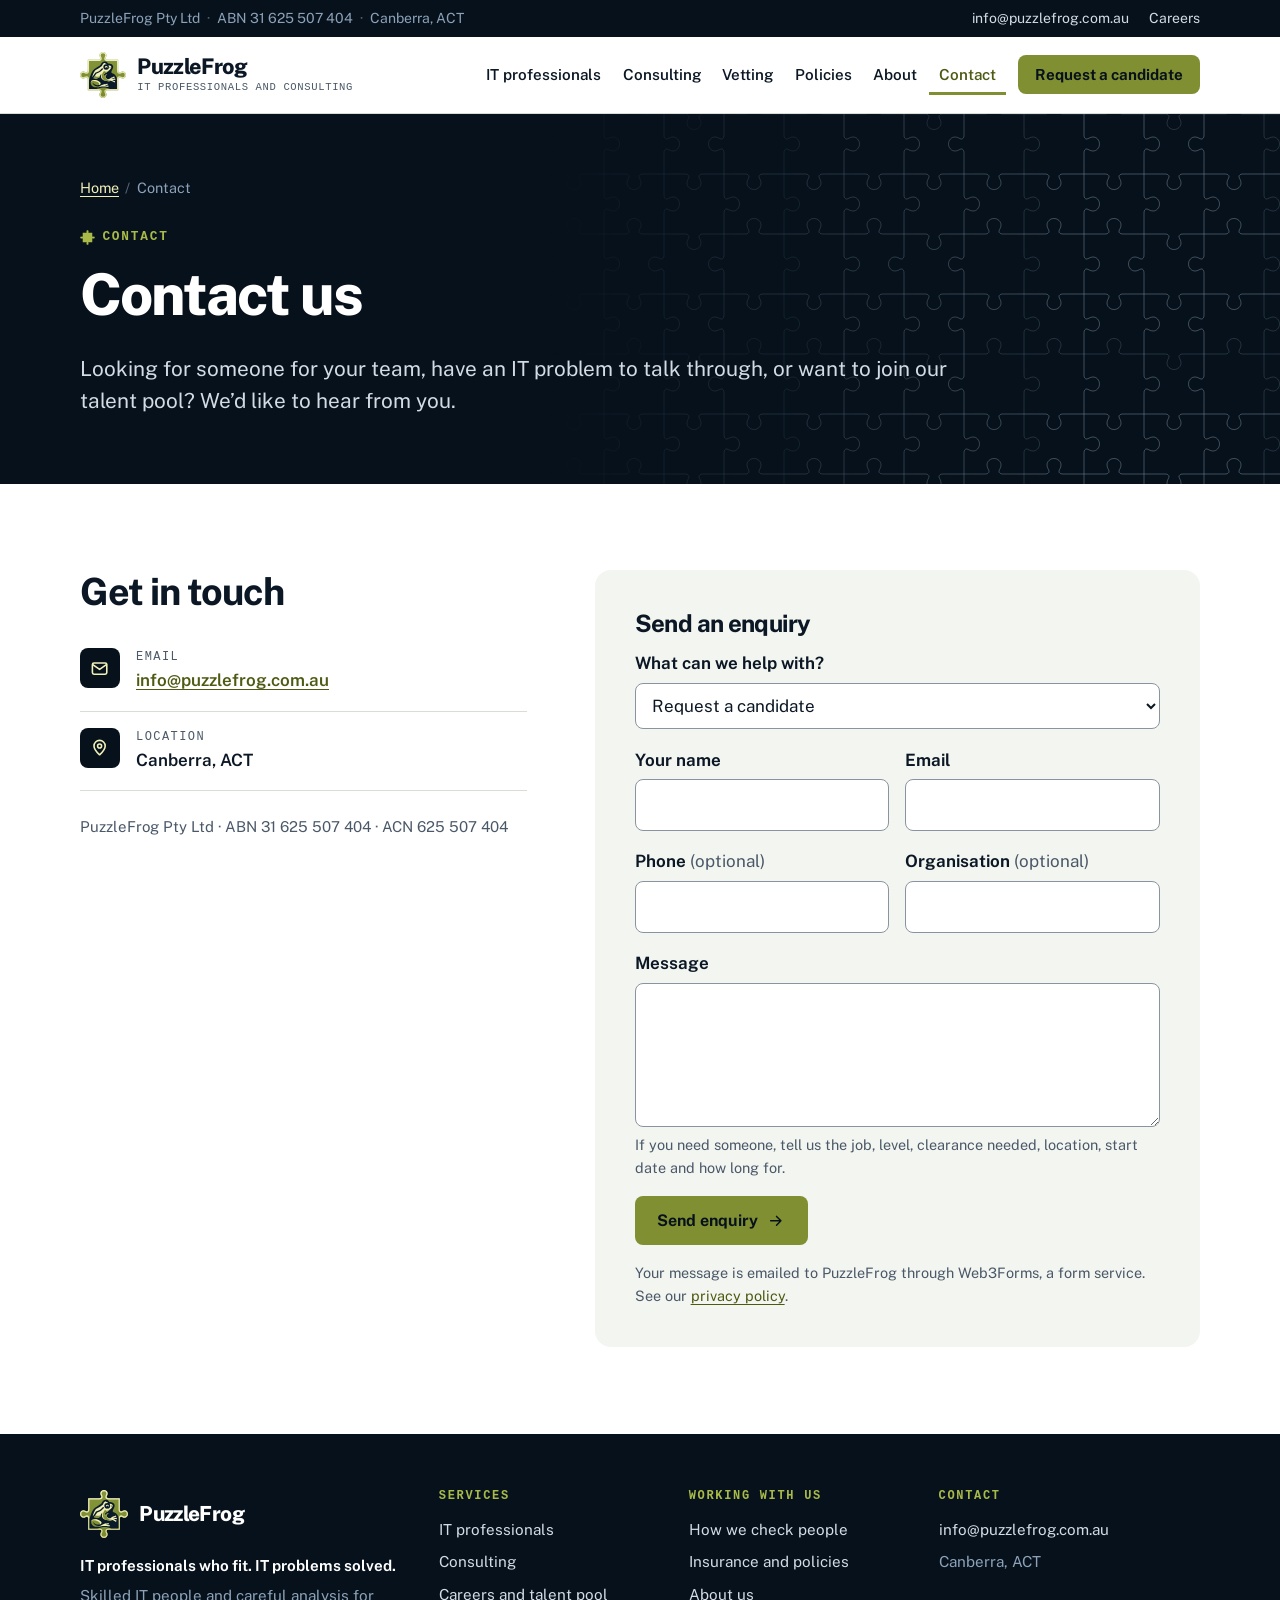
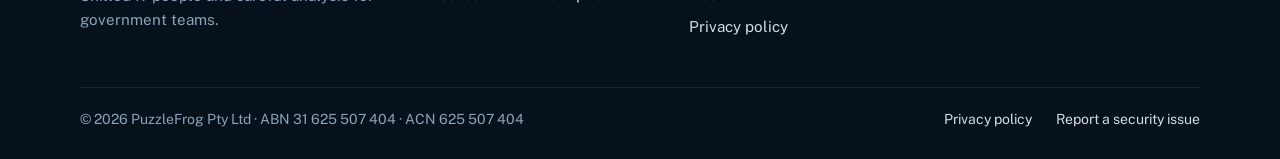
<file: contact/index.html>
<!doctype html>
<html lang="en-AU">
<head>
  <meta charset="utf-8">
  <meta name="viewport" content="width=device-width, initial-scale=1">
  <meta http-equiv="Content-Security-Policy" content="default-src 'none'; script-src 'self' 'sha256-WZRJfWvsnNCPcxzZwvyhovnZGqhZaC+8gPGPRbx6wTk='; style-src 'self'; img-src 'self'; font-src 'self'; connect-src https://api.web3forms.com; form-action https://api.web3forms.com https://web3forms.com; base-uri 'none'">
  <title>Contact | PuzzleFrog</title>
  <meta name="description" content="Contact PuzzleFrog Pty Ltd to find an IT professional, talk through an IT problem, or join our talent pool. Email info@puzzlefrog.com.au.">
  <link rel="canonical" href="https://puzzlefrog.com.au/contact/">
  <meta name="theme-color" content="#06111c">
  <link rel="icon" href="/assets/img/favicon-32.png" sizes="32x32" type="image/png">
  <link rel="icon" href="/assets/img/puzzlefrog-mark-small.svg" type="image/svg+xml">
  <link rel="apple-touch-icon" href="/assets/img/apple-touch-icon.png">
  <link rel="preload" href="/assets/fonts/publicsans-latin.woff2" as="font" type="font/woff2" crossorigin>
  <link rel="stylesheet" href="/assets/css/site.css">
  <meta property="og:type" content="website">
  <meta property="og:site_name" content="PuzzleFrog">
  <meta property="og:locale" content="en_AU">
  <meta property="og:title" content="Contact | PuzzleFrog">
  <meta property="og:description" content="Contact PuzzleFrog Pty Ltd to find an IT professional, talk through an IT problem, or join our talent pool. Email info@puzzlefrog.com.au.">
  <meta property="og:url" content="https://puzzlefrog.com.au/contact/">
  <meta property="og:image" content="https://puzzlefrog.com.au/assets/img/og-image.jpg">
  <meta property="og:image:width" content="1200">
  <meta property="og:image:height" content="630">
  <meta property="og:image:alt" content="The PuzzleFrog logo fitting into a jigsaw puzzle, beside the words: IT professionals who fit. IT problems solved.">
  <meta name="twitter:card" content="summary_large_image">
  <script>document.documentElement.classList.add("js");</script>
  <script src="/assets/js/site.js" defer></script>
</head>
<body>
  <a class="skip-link" href="#main">Skip to main content</a>

  <div class="utility on-dark">
    <div class="wrap">
      <p>PuzzleFrog&nbsp;Pty&nbsp;Ltd<span class="sep" aria-hidden="true">·</span><wbr>ABN&nbsp;31&nbsp;625&nbsp;507&nbsp;404<span class="sep" aria-hidden="true">·</span><wbr>Canberra,&nbsp;ACT</p>
      <ul class="utility-links">
        <li class="hide-sm"><a href="mailto:info@puzzlefrog.com.au">info@puzzlefrog.com.au</a></li>
        <li class="hide-sm"><a href="/careers/">Careers</a></li>
      </ul>
    </div>
  </div>

  <header class="site-header">
    <div class="wrap header-inner">
      <a class="brand" href="/">
        <img src="/assets/img/puzzlefrog-logo.svg" alt="" width="46" height="46">
        <span class="brand-text"><span class="brand-name">PuzzleFrog</span><span class="brand-tag">IT professionals and consulting</span></span>
      </a>
      <button class="nav-toggle" type="button" aria-expanded="false" aria-controls="site-nav">
        <svg class="icon-open" viewBox="0 0 24 24" fill="none" stroke="currentColor" stroke-width="2" stroke-linecap="round" stroke-linejoin="round" aria-hidden="true" focusable="false"><path d="M4 7h16M4 12h16M4 17h16"/></svg><svg class="icon-close" viewBox="0 0 24 24" fill="none" stroke="currentColor" stroke-width="2" stroke-linecap="round" stroke-linejoin="round" aria-hidden="true" focusable="false"><path d="M6 6l12 12M18 6L6 18"/></svg><span>Menu</span>
      </button>
      <nav id="site-nav" class="site-nav" aria-label="Main">
        <ul>
          <li><a href="/labour-hire/">IT professionals</a></li>
          <li><a href="/consulting/">Consulting</a></li>
          <li><a href="/vetting/">Vetting</a></li>
          <li><a href="/compliance/">Policies</a></li>
          <li><a href="/about/">About</a></li>
          <li><a href="/contact/" aria-current="page">Contact</a></li>
          <li class="nav-mobile"><a href="/careers/">Careers</a></li>
          <li class="nav-cta"><a class="btn btn-primary btn-small" href="/contact/?type=candidate">Request a candidate</a></li>
        </ul>
      </nav>
    </div>
  </header>

  <main id="main">

    <div class="page-head on-dark">
      <div class="wrap">
        <nav class="breadcrumb" aria-label="Breadcrumb">
          <ol>
            <li><a href="/">Home</a></li>
            <li><span aria-current="page">Contact</span></li>
          </ol>
        </nav>
        <p class="eyebrow">Contact</p>
        <h1>Contact us</h1>
        <p class="lead">Looking for someone for your team, have an IT problem to talk through, or want to join our talent pool? We’d like to hear from you.</p>
      </div>
    </div>

    <section class="section">
      <div class="wrap contact-grid">
        <div>
          <h2>Get in touch</h2>
          <ul class="contact-list">
            <li><span class="ico"><svg viewBox="0 0 24 24" fill="none" stroke="currentColor" stroke-width="2" stroke-linecap="round" stroke-linejoin="round" aria-hidden="true" focusable="false"><rect x="3" y="5" width="18" height="14" rx="2"/><path d="M3.5 7l8.5 6 8.5-6"/></svg></span><span><span class="label">Email</span><span class="value"><a href="mailto:info@puzzlefrog.com.au">info@puzzlefrog.com.au</a></span></span></li>
            <li><span class="ico"><svg viewBox="0 0 24 24" fill="none" stroke="currentColor" stroke-width="2" stroke-linecap="round" stroke-linejoin="round" aria-hidden="true" focusable="false"><path d="M12 21s-7-6.2-7-11a7 7 0 0 1 14 0c0 4.8-7 11-7 11z"/><circle cx="12" cy="10" r="2.5"/></svg></span><span><span class="label">Location</span><span class="value">Canberra, ACT</span></span></li>
          </ul>
          <p class="small muted">PuzzleFrog Pty Ltd · ABN 31 625 507 404 · ACN 625 507 404</p>
        </div>

        <div>
        <!-- Enquiries go to PuzzleFrog (info@) by email through Web3Forms (https://web3forms.com).
             site.js sends them in the background and shows the thank-you message below.
             Without JavaScript the form still sends, and Web3Forms shows its own thank-you page. -->
        <form class="form" id="enquiry-form" action="https://api.web3forms.com/submit" method="post" aria-labelledby="form-title">
          <h2 id="form-title">Send an enquiry</h2>
          <input type="hidden" name="access_key" value="1ec0b0a4-c512-4911-b6c8-a71a65720fc6">
          <input type="hidden" name="subject" value="New website enquiry">
          <input type="hidden" name="from_name" value="PuzzleFrog website">
          <div class="hp" aria-hidden="true">
            <label>Leave this box unticked <input type="checkbox" name="botcheck" tabindex="-1" autocomplete="off"></label>
          </div>
          <div class="field">
            <label for="f-type">What can we help with?</label>
            <select id="f-type" name="type">
              <option>Request a candidate</option>
              <option>Consulting</option>
              <option>Join the talent pool</option>
              <option>Something else</option>
            </select>
          </div>
          <div class="field-row">
            <div class="field">
              <label for="f-name">Your name</label>
              <input id="f-name" name="name" type="text" autocomplete="name" required>
            </div>
            <div class="field">
              <label for="f-email">Email</label>
              <input id="f-email" name="email" type="email" autocomplete="email" required>
            </div>
          </div>
          <div class="field-row">
            <div class="field">
              <label for="f-phone">Phone <span class="opt">(optional)</span></label>
              <input id="f-phone" name="phone" type="tel" autocomplete="tel">
            </div>
            <div class="field">
              <label for="f-org">Organisation <span class="opt">(optional)</span></label>
              <input id="f-org" name="organisation" type="text" autocomplete="organization">
            </div>
          </div>
          <div class="field">
            <label for="f-msg">Message</label>
            <textarea id="f-msg" name="message" required aria-describedby="f-msg-hint"></textarea>
            <p class="hint" id="f-msg-hint">If you need someone, tell us the job, level, clearance needed, location, start date and how long for.</p>
          </div>
          <button class="btn btn-primary" type="submit">Send enquiry <svg viewBox="0 0 24 24" fill="none" stroke="currentColor" stroke-width="2" stroke-linecap="round" stroke-linejoin="round" aria-hidden="true" focusable="false"><path d="M5 12h14M13 6l6 6-6 6"/></svg></button>
          <p class="form-note">Your message is emailed to PuzzleFrog through Web3Forms, a form service. See our <a href="/privacy/#website">privacy policy</a>.</p>
          <p class="form-status" id="form-status" role="status" aria-live="polite"></p>
        </form>

        <div class="form form-done" id="enquiry-done" tabindex="-1" hidden>
          <p>Thanks, your message has been sent. We’ll be in touch.</p>
        </div>
        </div>
      </div>
    </section>

  </main>

  <footer class="site-footer on-dark">
    <div class="wrap">
      <div class="footer-grid">
        <div>
          <div class="footer-brand"><img src="/assets/img/puzzlefrog-logo.svg" alt="" width="48" height="48"><span>PuzzleFrog</span></div>
          <p class="footer-about"><strong>IT professionals who fit. IT problems solved.</strong>Skilled IT people and careful analysis for government teams.</p>
        </div>
        <nav aria-labelledby="footer-services">
          <h2 id="footer-services">Services</h2>
          <ul>
            <li><a href="/labour-hire/">IT professionals</a></li>
            <li><a href="/consulting/">Consulting</a></li>
            <li><a href="/careers/">Careers and talent pool</a></li>
          </ul>
        </nav>
        <nav aria-labelledby="footer-assurance">
          <h2 id="footer-assurance">Working with us</h2>
          <ul>
            <li><a href="/vetting/">How we check people</a></li>
            <li><a href="/compliance/">Insurance and policies</a></li>
            <li><a href="/about/">About us</a></li>
            <li><a href="/privacy/">Privacy policy</a></li>
          </ul>
        </nav>
        <div>
          <h2>Contact</h2>
          <ul>
            <li><a href="mailto:info@puzzlefrog.com.au">info@puzzlefrog.com.au</a></li>
            <li>Canberra, ACT</li>
          </ul>
        </div>
      </div>
      <div class="footer-legal">
        <p>&copy; <span data-year>2026</span> PuzzleFrog Pty Ltd · ABN&nbsp;31 625 507 404 · ACN&nbsp;625 507 404</p>
        <ul>
          <li><a href="/privacy/">Privacy policy</a></li>
          <li><a href="/.well-known/security.txt">Report a security issue</a></li>
        </ul>
      </div>
    </div>
  </footer>
</body>
</html>
</file>
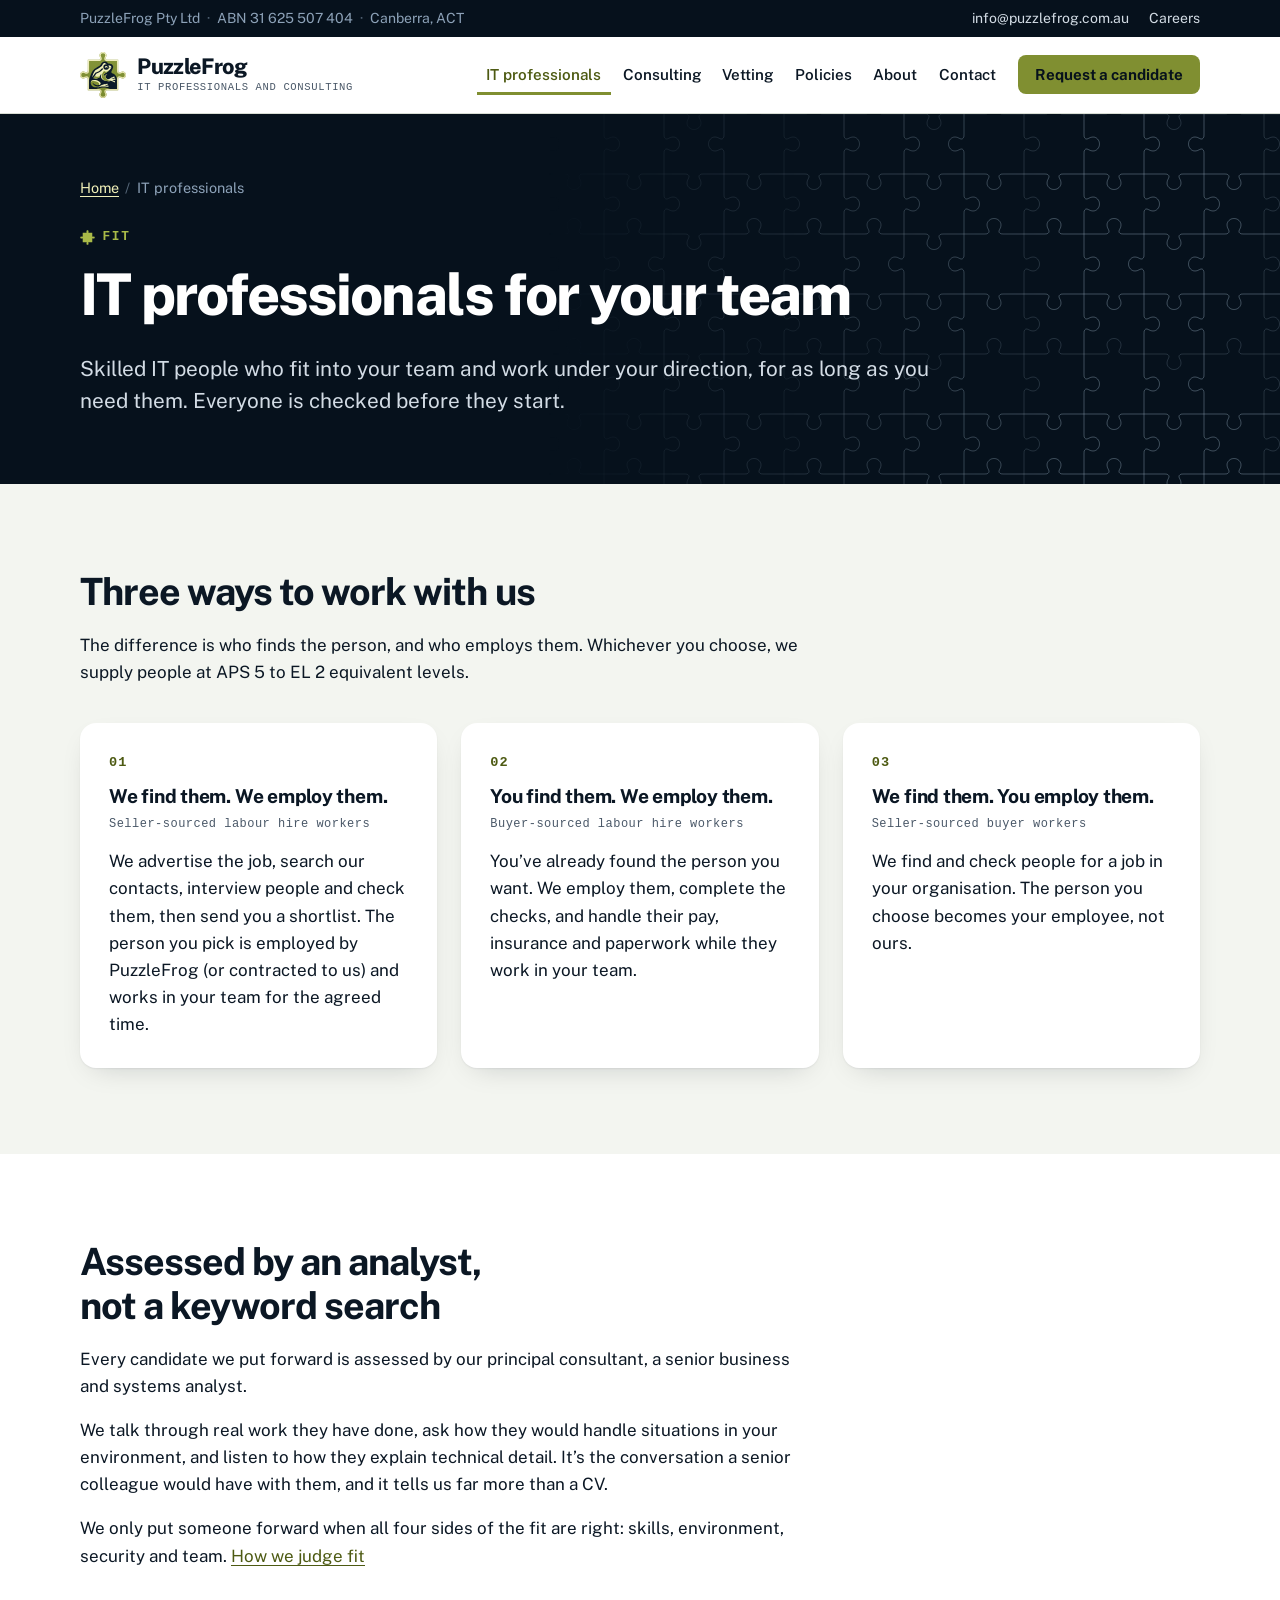
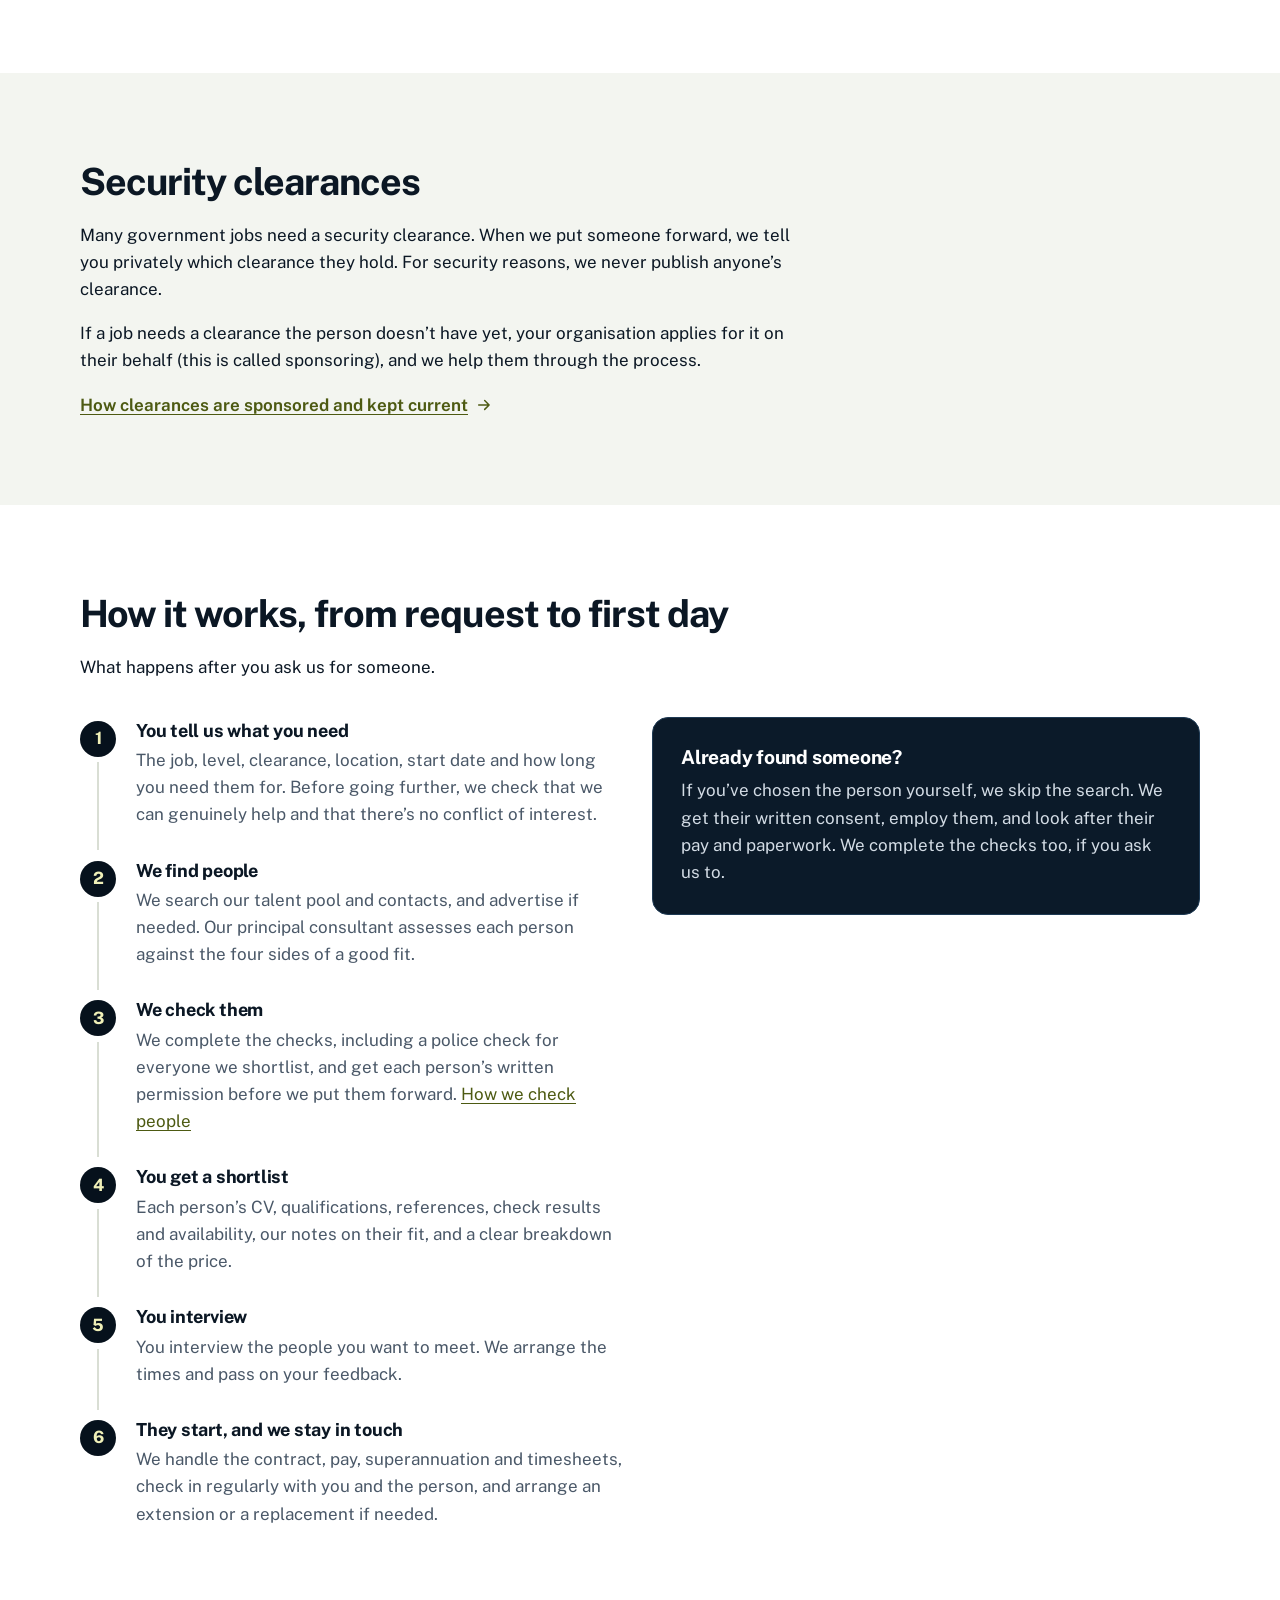
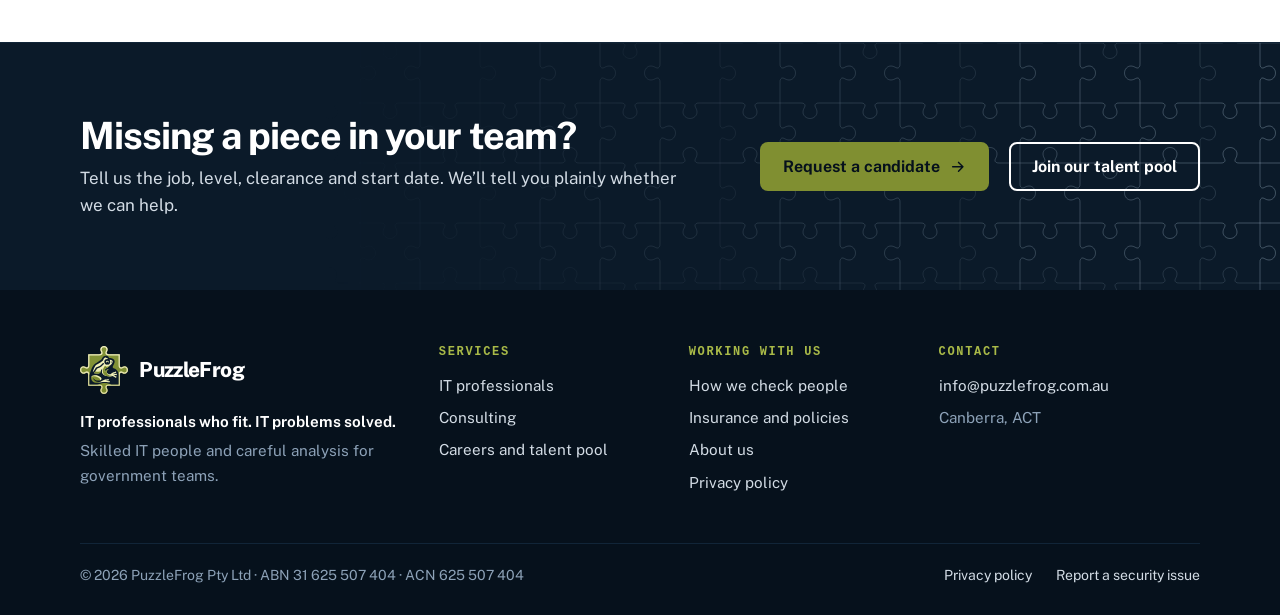
<file: labour-hire/index.html>
<!doctype html>
<html lang="en-AU">
<head>
  <meta charset="utf-8">
  <meta name="viewport" content="width=device-width, initial-scale=1">
  <meta http-equiv="Content-Security-Policy" content="default-src 'none'; script-src 'self' 'sha256-WZRJfWvsnNCPcxzZwvyhovnZGqhZaC+8gPGPRbx6wTk='; style-src 'self'; img-src 'self'; font-src 'self'; connect-src https://api.web3forms.com; form-action https://api.web3forms.com https://web3forms.com; base-uri 'none'">
  <title>IT professionals for your team | PuzzleFrog</title>
  <meta name="description" content="Skilled, fully checked IT professionals who fit into your team: found by us or by you, and employed by us or by you.">
  <link rel="canonical" href="https://puzzlefrog.com.au/labour-hire/">
  <meta name="theme-color" content="#06111c">
  <link rel="icon" href="/assets/img/favicon-32.png" sizes="32x32" type="image/png">
  <link rel="icon" href="/assets/img/puzzlefrog-mark-small.svg" type="image/svg+xml">
  <link rel="apple-touch-icon" href="/assets/img/apple-touch-icon.png">
  <link rel="preload" href="/assets/fonts/publicsans-latin.woff2" as="font" type="font/woff2" crossorigin>
  <link rel="stylesheet" href="/assets/css/site.css">
  <meta property="og:type" content="website">
  <meta property="og:site_name" content="PuzzleFrog">
  <meta property="og:locale" content="en_AU">
  <meta property="og:title" content="IT professionals for your team | PuzzleFrog">
  <meta property="og:description" content="Skilled, fully checked IT professionals who fit into your team: found by us or by you, and employed by us or by you.">
  <meta property="og:url" content="https://puzzlefrog.com.au/labour-hire/">
  <meta property="og:image" content="https://puzzlefrog.com.au/assets/img/og-image.jpg">
  <meta property="og:image:width" content="1200">
  <meta property="og:image:height" content="630">
  <meta property="og:image:alt" content="The PuzzleFrog logo fitting into a jigsaw puzzle, beside the words: IT professionals who fit. IT problems solved.">
  <meta name="twitter:card" content="summary_large_image">
  <script>document.documentElement.classList.add("js");</script>
  <script src="/assets/js/site.js" defer></script>
</head>
<body>
  <a class="skip-link" href="#main">Skip to main content</a>

  <div class="utility on-dark">
    <div class="wrap">
      <p>PuzzleFrog&nbsp;Pty&nbsp;Ltd<span class="sep" aria-hidden="true">·</span><wbr>ABN&nbsp;31&nbsp;625&nbsp;507&nbsp;404<span class="sep" aria-hidden="true">·</span><wbr>Canberra,&nbsp;ACT</p>
      <ul class="utility-links">
        <li class="hide-sm"><a href="mailto:info@puzzlefrog.com.au">info@puzzlefrog.com.au</a></li>
        <li class="hide-sm"><a href="/careers/">Careers</a></li>
      </ul>
    </div>
  </div>

  <header class="site-header">
    <div class="wrap header-inner">
      <a class="brand" href="/">
        <img src="/assets/img/puzzlefrog-logo.svg" alt="" width="46" height="46">
        <span class="brand-text"><span class="brand-name">PuzzleFrog</span><span class="brand-tag">IT professionals and consulting</span></span>
      </a>
      <button class="nav-toggle" type="button" aria-expanded="false" aria-controls="site-nav">
        <svg class="icon-open" viewBox="0 0 24 24" fill="none" stroke="currentColor" stroke-width="2" stroke-linecap="round" stroke-linejoin="round" aria-hidden="true" focusable="false"><path d="M4 7h16M4 12h16M4 17h16"/></svg><svg class="icon-close" viewBox="0 0 24 24" fill="none" stroke="currentColor" stroke-width="2" stroke-linecap="round" stroke-linejoin="round" aria-hidden="true" focusable="false"><path d="M6 6l12 12M18 6L6 18"/></svg><span>Menu</span>
      </button>
      <nav id="site-nav" class="site-nav" aria-label="Main">
        <ul>
          <li><a href="/labour-hire/" aria-current="page">IT professionals</a></li>
          <li><a href="/consulting/">Consulting</a></li>
          <li><a href="/vetting/">Vetting</a></li>
          <li><a href="/compliance/">Policies</a></li>
          <li><a href="/about/">About</a></li>
          <li><a href="/contact/">Contact</a></li>
          <li class="nav-mobile"><a href="/careers/">Careers</a></li>
          <li class="nav-cta"><a class="btn btn-primary btn-small" href="/contact/?type=candidate">Request a candidate</a></li>
        </ul>
      </nav>
    </div>
  </header>

  <main id="main">

    <div class="page-head on-dark">
      <div class="wrap">
        <nav class="breadcrumb" aria-label="Breadcrumb">
          <ol>
            <li><a href="/">Home</a></li>
            <li><span aria-current="page">IT professionals</span></li>
          </ol>
        </nav>
        <p class="eyebrow">Fit</p>
        <h1>IT professionals for your team</h1>
        <p class="lead">Skilled IT people who fit into your team and work under your direction, for as long as you need them. Everyone is checked before they start.</p>
      </div>
    </div>

    <section class="section section-mist" id="services" aria-labelledby="services-title">
      <div class="wrap">
        <div class="section-head">
          <h2 id="services-title">Three ways to work with us</h2>
          <p>The difference is who finds the person, and who employs them. Whichever you choose, we supply people at APS&nbsp;5 to EL&nbsp;2 equivalent levels.</p>
        </div>
        <div class="grid-3">
          <article class="card">
            <span class="service-num" aria-hidden="true">01</span>
            <h3>We find them. We employ them.</h3>
            <p class="term">Seller-sourced labour hire workers</p>
            <p>We advertise the job, search our contacts, interview people and check them, then send you a shortlist. The person you pick is employed by PuzzleFrog (or contracted to us) and works in your team for the agreed time.</p>
          </article>
          <article class="card">
            <span class="service-num" aria-hidden="true">02</span>
            <h3>You find them. We employ them.</h3>
            <p class="term">Buyer-sourced labour hire workers</p>
            <p>You’ve already found the person you want. We employ them, complete the checks, and handle their pay, insurance and paperwork while they work in your team.</p>
          </article>
          <article class="card">
            <span class="service-num" aria-hidden="true">03</span>
            <h3>We find them. You employ them.</h3>
            <p class="term">Seller-sourced buyer workers</p>
            <p>We find and check people for a job in your organisation. The person you choose becomes your employee, not ours.</p>
          </article>
        </div>
      </div>
    </section>

    <section class="section" id="assessment" aria-labelledby="assess-title">
      <div class="wrap">
        <div class="prose">
          <h2 id="assess-title">Assessed by an analyst, not a keyword search</h2>
          <p>Every candidate we put forward is assessed by our principal consultant, a senior business and systems analyst.</p>
          <p>We talk through real work they have done, ask how they would handle situations in your environment, and listen to how they explain technical detail. It’s the conversation a senior colleague would have with them, and it tells us far more than a CV.</p>
          <p>We only put someone forward when all four sides of the fit are right: skills, environment, security and team. <a href="/vetting/#fit">How we judge fit</a></p>
        </div>
      </div>
    </section>

    <section class="section section-mist" id="clearances" aria-labelledby="clear-title">
      <div class="wrap">
        <div class="prose">
          <h2 id="clear-title">Security clearances</h2>
          <p>Many government jobs need a security clearance. When we put someone forward, we tell you privately which clearance they hold. For security reasons, we never publish anyone’s clearance.</p>
          <p>If a job needs a clearance the person doesn’t have yet, your organisation applies for it on their behalf (this is called sponsoring), and we help them through the process.</p>
          <a class="link-arrow" href="/vetting/#clearances">How clearances are sponsored and kept current <svg viewBox="0 0 24 24" fill="none" stroke="currentColor" stroke-width="2" stroke-linecap="round" stroke-linejoin="round" aria-hidden="true" focusable="false"><path d="M5 12h14M13 6l6 6-6 6"/></svg></a>
        </div>
      </div>
    </section>

    <section class="section" id="process" aria-labelledby="process-title">
      <div class="wrap">
        <div class="section-head">
          <h2 id="process-title">How it works, from request to first day</h2>
          <p>What happens after you ask us for someone.</p>
        </div>
        <div class="grid-2 align-start">
          <ol class="steps">
            <li><h3>You tell us what you need</h3><p>The job, level, clearance, location, start date and how long you need them for. Before going further, we check that we can genuinely help and that there’s no conflict of interest.</p></li>
            <li><h3>We find people</h3><p>We search our talent pool and contacts, and advertise if needed. Our principal consultant assesses each person against the four sides of a good fit.</p></li>
            <li><h3>We check them</h3><p>We complete the checks, including a police check for everyone we shortlist, and get each person’s written permission before we put them forward. <a href="/vetting/">How we check people</a></p></li>
            <li><h3>You get a shortlist</h3><p>Each person’s CV, qualifications, references, check results and availability, our notes on their fit, and a clear breakdown of the price.</p></li>
            <li><h3>You interview</h3><p>You interview the people you want to meet. We arrange the times and pass on your feedback.</p></li>
            <li><h3>They start, and we stay in touch</h3><p>We handle the contract, pay, superannuation and timesheets, check in regularly with you and the person, and arrange an extension or a replacement if needed.</p></li>
          </ol>
          <aside class="card card-dark on-dark" aria-labelledby="chosen-title">
            <h3 id="chosen-title">Already found someone?</h3>
            <p>If you’ve chosen the person yourself, we skip the search. We get their written consent, employ them, and look after their pay and paperwork. We complete the checks too, if you ask us to.</p>
          </aside>
        </div>
      </div>
    </section>

  </main>

  <section class="cta-band on-dark" aria-labelledby="cta-title">
    <div class="wrap cta-inner">
      <div>
        <h2 id="cta-title">Missing a piece in your team?</h2>
        <p>Tell us the job, level, clearance and start date. We’ll tell you plainly whether we can help.</p>
      </div>
      <div class="btn-row">
          <a class="btn btn-primary" href="/contact/?type=candidate">Request a candidate <svg viewBox="0 0 24 24" fill="none" stroke="currentColor" stroke-width="2" stroke-linecap="round" stroke-linejoin="round" aria-hidden="true" focusable="false"><path d="M5 12h14M13 6l6 6-6 6"/></svg></a>
          <a class="btn btn-secondary" href="/careers/">Join our talent pool</a>
      </div>
    </div>
  </section>

  <footer class="site-footer on-dark">
    <div class="wrap">
      <div class="footer-grid">
        <div>
          <div class="footer-brand"><img src="/assets/img/puzzlefrog-logo.svg" alt="" width="48" height="48"><span>PuzzleFrog</span></div>
          <p class="footer-about"><strong>IT professionals who fit. IT problems solved.</strong>Skilled IT people and careful analysis for government teams.</p>
        </div>
        <nav aria-labelledby="footer-services">
          <h2 id="footer-services">Services</h2>
          <ul>
            <li><a href="/labour-hire/">IT professionals</a></li>
            <li><a href="/consulting/">Consulting</a></li>
            <li><a href="/careers/">Careers and talent pool</a></li>
          </ul>
        </nav>
        <nav aria-labelledby="footer-assurance">
          <h2 id="footer-assurance">Working with us</h2>
          <ul>
            <li><a href="/vetting/">How we check people</a></li>
            <li><a href="/compliance/">Insurance and policies</a></li>
            <li><a href="/about/">About us</a></li>
            <li><a href="/privacy/">Privacy policy</a></li>
          </ul>
        </nav>
        <div>
          <h2>Contact</h2>
          <ul>
            <li><a href="mailto:info@puzzlefrog.com.au">info@puzzlefrog.com.au</a></li>
            <li>Canberra, ACT</li>
          </ul>
        </div>
      </div>
      <div class="footer-legal">
        <p>&copy; <span data-year>2026</span> PuzzleFrog Pty Ltd · ABN&nbsp;31 625 507 404 · ACN&nbsp;625 507 404</p>
        <ul>
          <li><a href="/privacy/">Privacy policy</a></li>
          <li><a href="/.well-known/security.txt">Report a security issue</a></li>
        </ul>
      </div>
    </div>
  </footer>
</body>
</html>
</file>
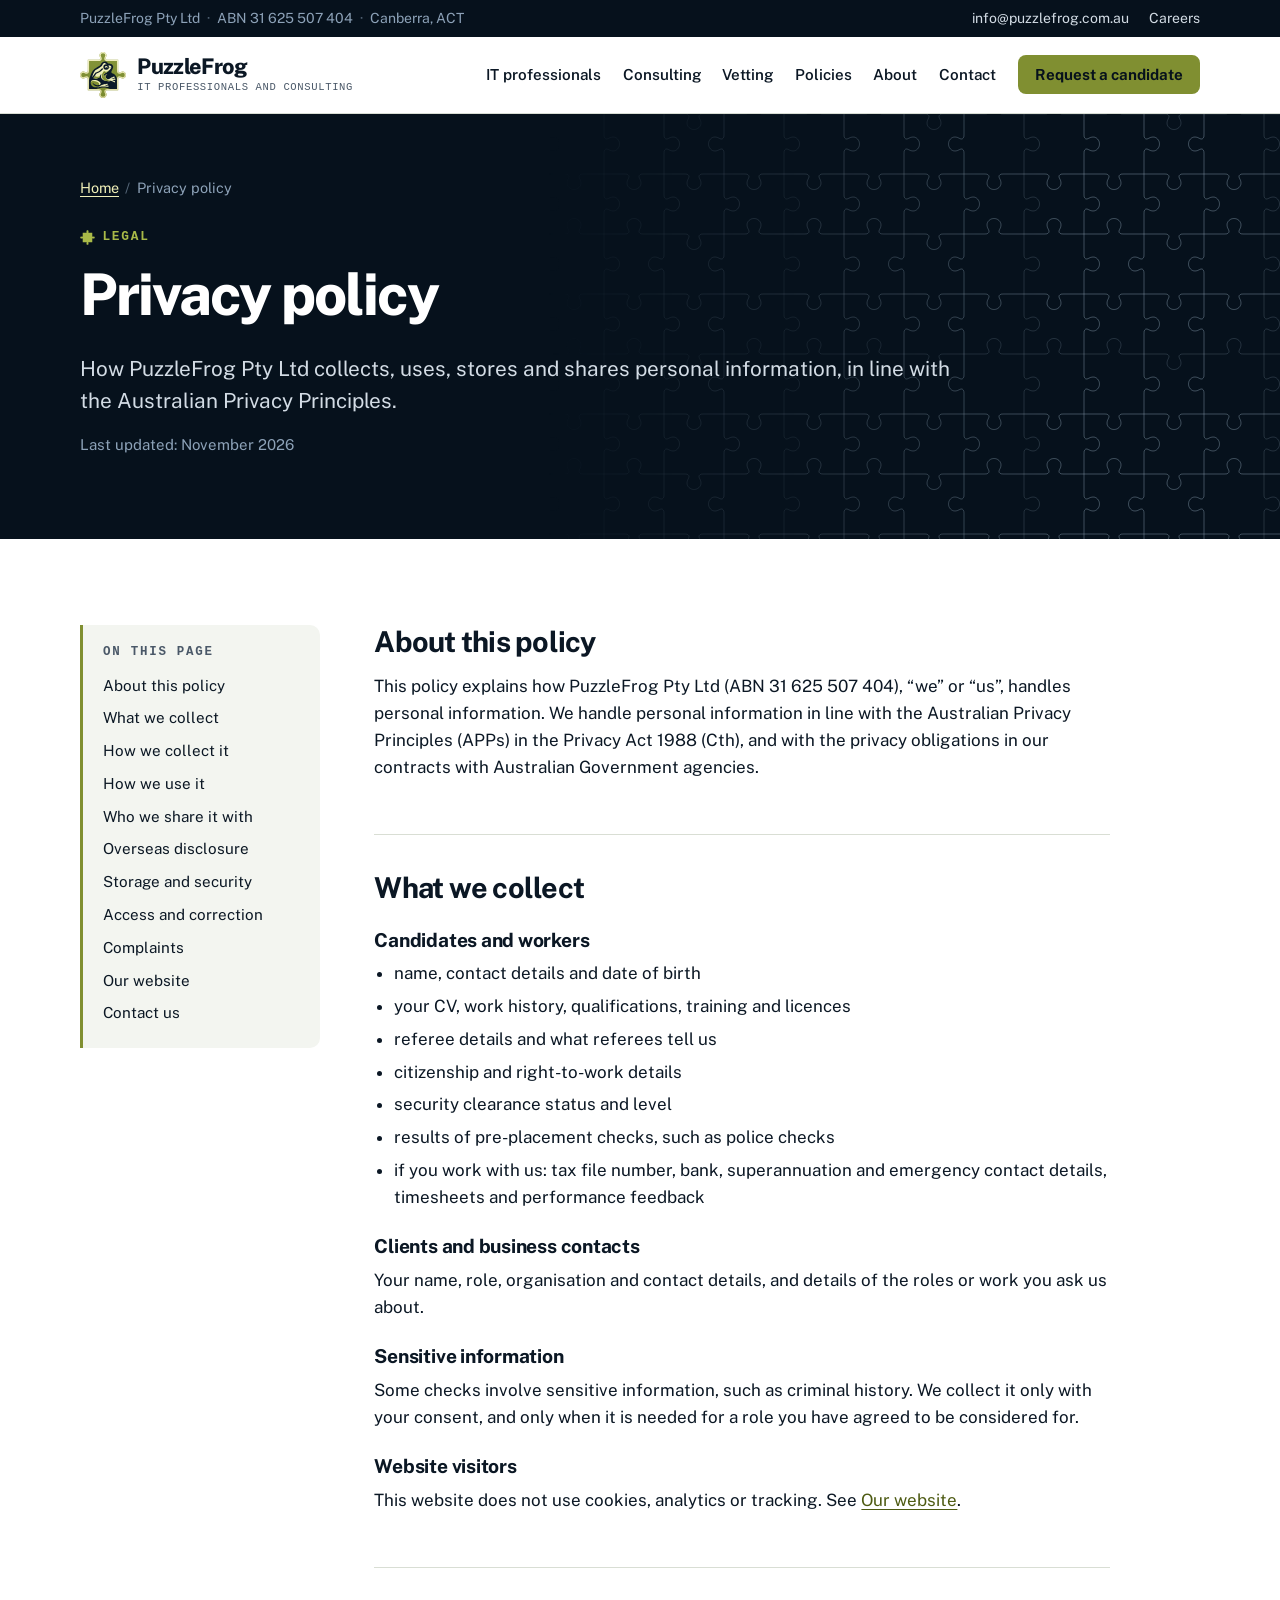
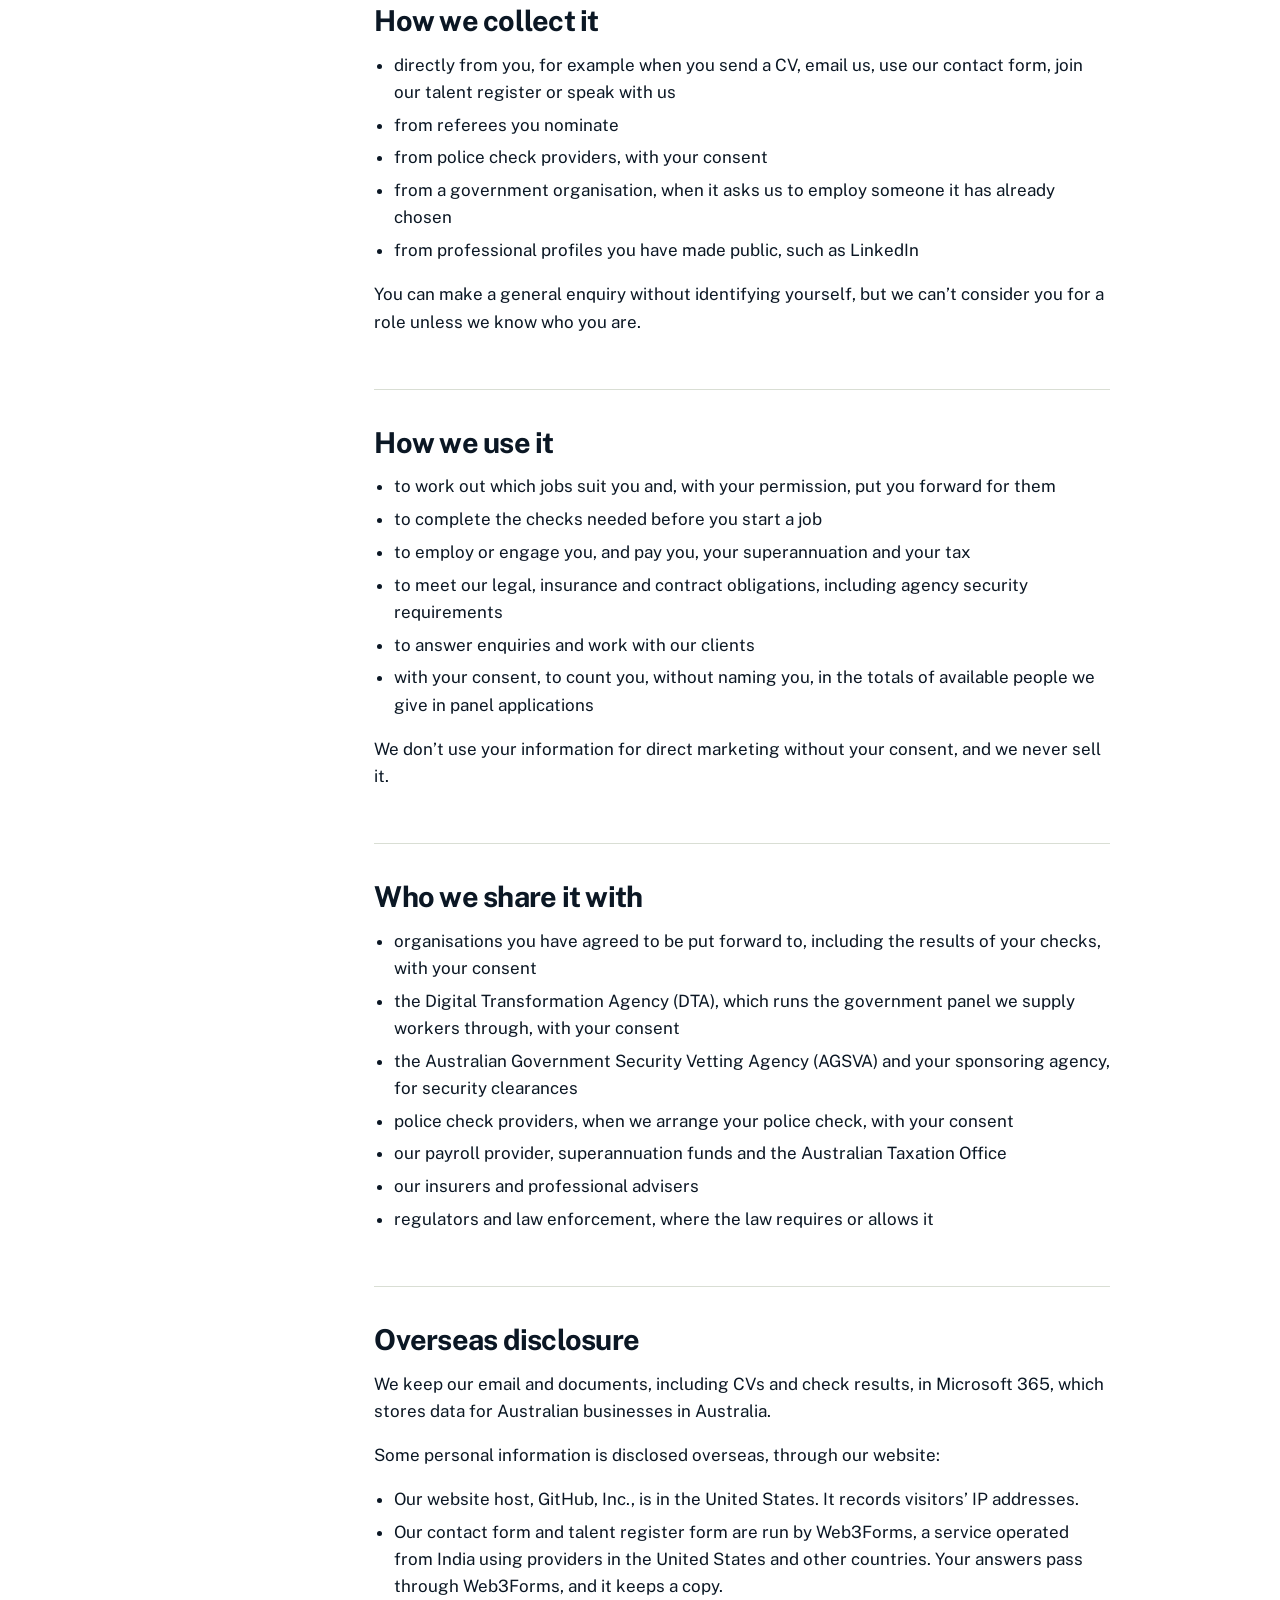
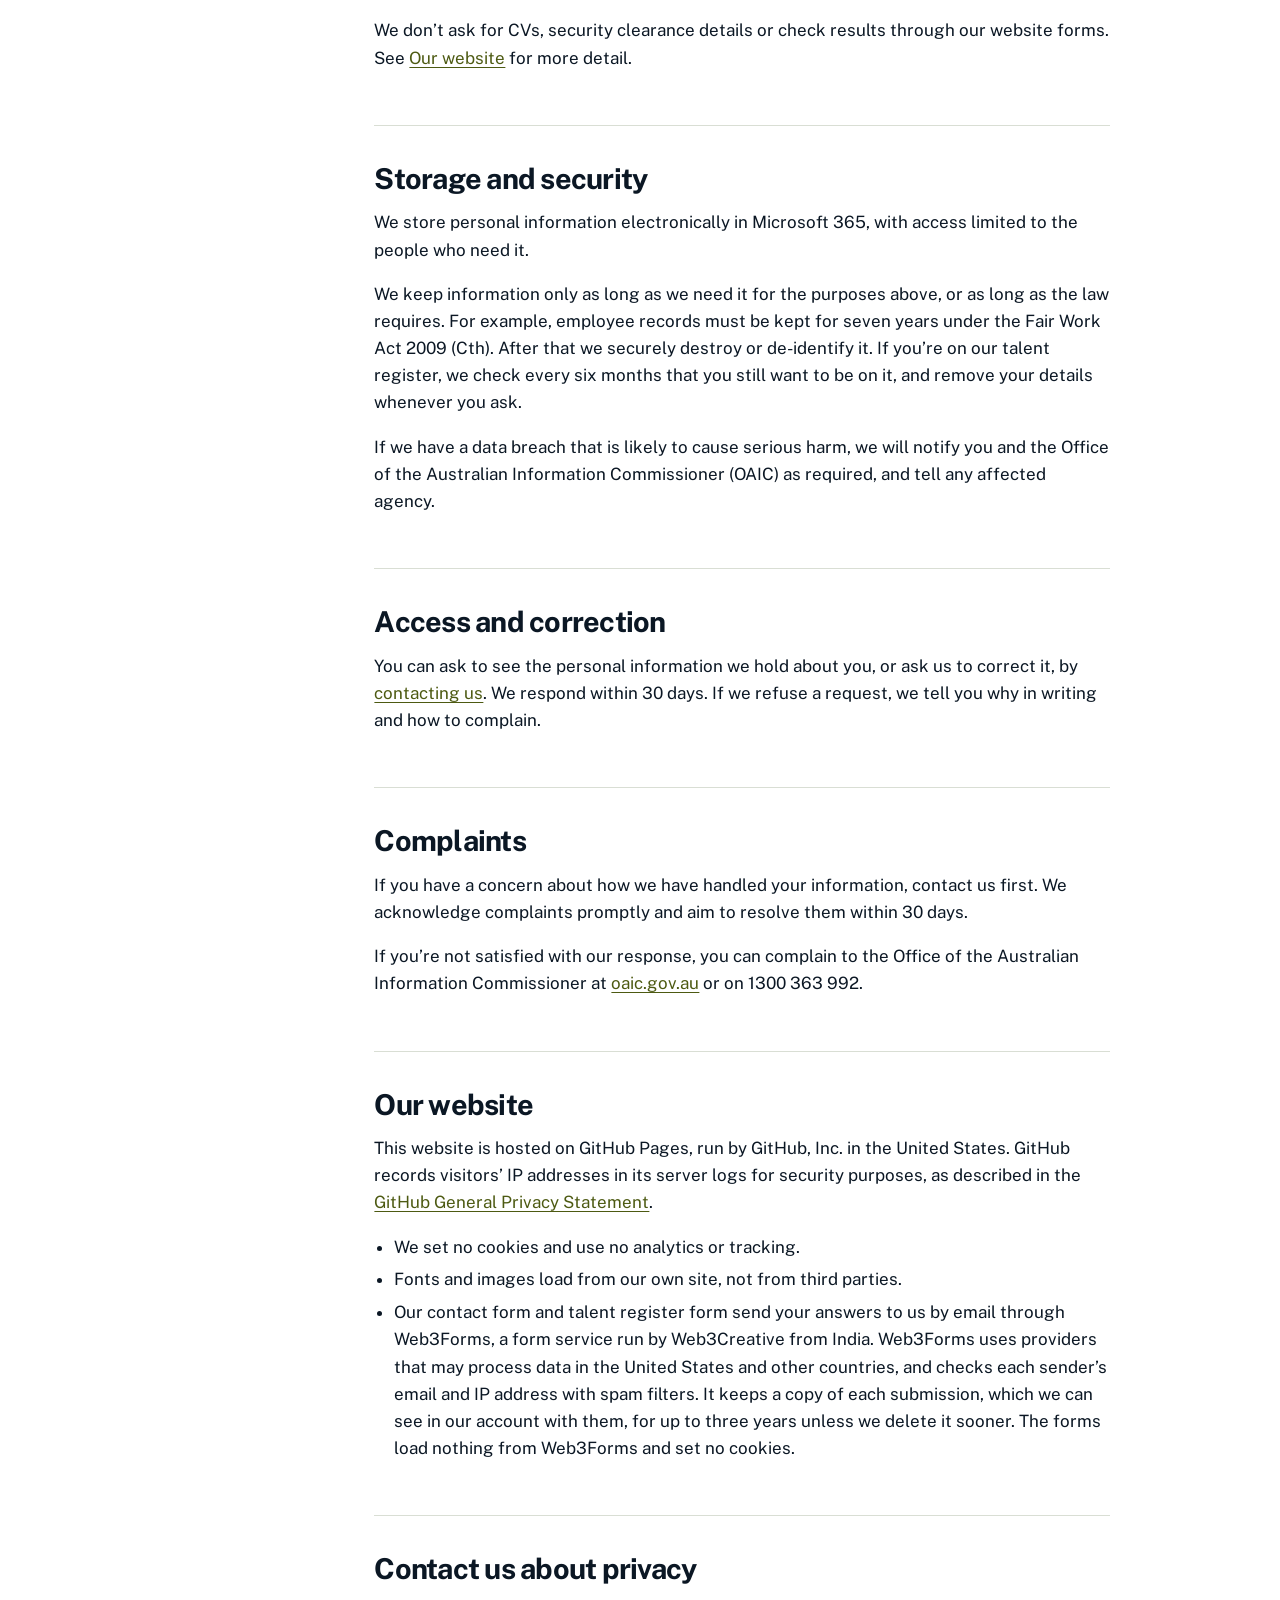
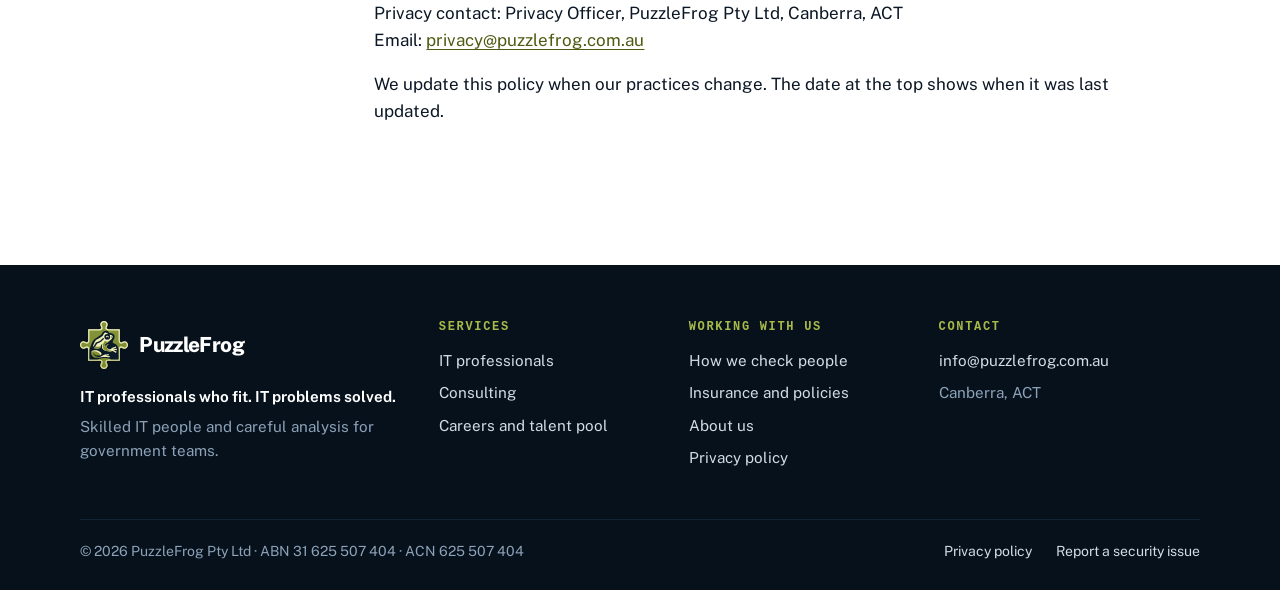
<file: privacy/index.html>
<!doctype html>
<html lang="en-AU">
<head>
  <meta charset="utf-8">
  <meta name="viewport" content="width=device-width, initial-scale=1">
  <meta http-equiv="Content-Security-Policy" content="default-src 'none'; script-src 'self' 'sha256-WZRJfWvsnNCPcxzZwvyhovnZGqhZaC+8gPGPRbx6wTk='; style-src 'self'; img-src 'self'; font-src 'self'; connect-src https://api.web3forms.com; form-action https://api.web3forms.com https://web3forms.com; base-uri 'none'">
  <title>Privacy policy | PuzzleFrog</title>
  <meta name="description" content="How PuzzleFrog Pty Ltd collects, uses, stores and shares personal information about candidates, workers and clients, in line with the Australian Privacy Principles.">
  <link rel="canonical" href="https://puzzlefrog.com.au/privacy/">
  <meta name="theme-color" content="#06111c">
  <link rel="icon" href="/assets/img/favicon-32.png" sizes="32x32" type="image/png">
  <link rel="icon" href="/assets/img/puzzlefrog-mark-small.svg" type="image/svg+xml">
  <link rel="apple-touch-icon" href="/assets/img/apple-touch-icon.png">
  <link rel="preload" href="/assets/fonts/publicsans-latin.woff2" as="font" type="font/woff2" crossorigin>
  <link rel="stylesheet" href="/assets/css/site.css">
  <meta property="og:type" content="website">
  <meta property="og:site_name" content="PuzzleFrog">
  <meta property="og:locale" content="en_AU">
  <meta property="og:title" content="Privacy policy | PuzzleFrog">
  <meta property="og:description" content="How PuzzleFrog Pty Ltd collects, uses, stores and shares personal information about candidates, workers and clients, in line with the Australian Privacy Principles.">
  <meta property="og:url" content="https://puzzlefrog.com.au/privacy/">
  <meta property="og:image" content="https://puzzlefrog.com.au/assets/img/og-image.jpg">
  <meta property="og:image:width" content="1200">
  <meta property="og:image:height" content="630">
  <meta property="og:image:alt" content="The PuzzleFrog logo fitting into a jigsaw puzzle, beside the words: IT professionals who fit. IT problems solved.">
  <meta name="twitter:card" content="summary_large_image">
  <script>document.documentElement.classList.add("js");</script>
  <script src="/assets/js/site.js" defer></script>
</head>
<body>
  <a class="skip-link" href="#main">Skip to main content</a>

  <div class="utility on-dark">
    <div class="wrap">
      <p>PuzzleFrog&nbsp;Pty&nbsp;Ltd<span class="sep" aria-hidden="true">·</span><wbr>ABN&nbsp;31&nbsp;625&nbsp;507&nbsp;404<span class="sep" aria-hidden="true">·</span><wbr>Canberra,&nbsp;ACT</p>
      <ul class="utility-links">
        <li class="hide-sm"><a href="mailto:info@puzzlefrog.com.au">info@puzzlefrog.com.au</a></li>
        <li class="hide-sm"><a href="/careers/">Careers</a></li>
      </ul>
    </div>
  </div>

  <header class="site-header">
    <div class="wrap header-inner">
      <a class="brand" href="/">
        <img src="/assets/img/puzzlefrog-logo.svg" alt="" width="46" height="46">
        <span class="brand-text"><span class="brand-name">PuzzleFrog</span><span class="brand-tag">IT professionals and consulting</span></span>
      </a>
      <button class="nav-toggle" type="button" aria-expanded="false" aria-controls="site-nav">
        <svg class="icon-open" viewBox="0 0 24 24" fill="none" stroke="currentColor" stroke-width="2" stroke-linecap="round" stroke-linejoin="round" aria-hidden="true" focusable="false"><path d="M4 7h16M4 12h16M4 17h16"/></svg><svg class="icon-close" viewBox="0 0 24 24" fill="none" stroke="currentColor" stroke-width="2" stroke-linecap="round" stroke-linejoin="round" aria-hidden="true" focusable="false"><path d="M6 6l12 12M18 6L6 18"/></svg><span>Menu</span>
      </button>
      <nav id="site-nav" class="site-nav" aria-label="Main">
        <ul>
          <li><a href="/labour-hire/">IT professionals</a></li>
          <li><a href="/consulting/">Consulting</a></li>
          <li><a href="/vetting/">Vetting</a></li>
          <li><a href="/compliance/">Policies</a></li>
          <li><a href="/about/">About</a></li>
          <li><a href="/contact/">Contact</a></li>
          <li class="nav-mobile"><a href="/careers/">Careers</a></li>
          <li class="nav-cta"><a class="btn btn-primary btn-small" href="/contact/?type=candidate">Request a candidate</a></li>
        </ul>
      </nav>
    </div>
  </header>

  <main id="main">

    <div class="page-head on-dark">
      <div class="wrap">
        <nav class="breadcrumb" aria-label="Breadcrumb">
          <ol>
            <li><a href="/">Home</a></li>
            <li><span aria-current="page">Privacy policy</span></li>
          </ol>
        </nav>
        <p class="eyebrow">Legal</p>
        <h1>Privacy policy</h1>
        <p class="lead">How PuzzleFrog Pty Ltd collects, uses, stores and shares personal information, in line with the Australian Privacy Principles.</p>
        <p class="small muted mt-1">Last updated: November 2026</p>
      </div>
    </div>

    <div class="section">
      <div class="wrap with-toc">
        <nav class="toc" aria-labelledby="toc-title">
          <h2 id="toc-title">On this page</h2>
          <ul>
            <li><a href="#about">About this policy</a></li>
            <li><a href="#collect">What we collect</a></li>
            <li><a href="#how">How we collect it</a></li>
            <li><a href="#use">How we use it</a></li>
            <li><a href="#share">Who we share it with</a></li>
            <li><a href="#overseas">Overseas disclosure</a></li>
            <li><a href="#security">Storage and security</a></li>
            <li><a href="#access">Access and correction</a></li>
            <li><a href="#complaints">Complaints</a></li>
            <li><a href="#website">Our website</a></li>
            <li><a href="#contact">Contact us</a></li>
          </ul>
        </nav>
        <div class="prose">
          <section class="block" id="about" aria-labelledby="p-about">
            <h2 id="p-about">About this policy</h2>
            <p>This policy explains how PuzzleFrog Pty Ltd (ABN 31 625 507 404), “we” or “us”, handles personal information. We handle personal information in line with the Australian Privacy Principles (APPs) in the Privacy Act 1988 (Cth), and with the privacy obligations in our contracts with Australian Government agencies.</p>
          </section>

          <section class="block" id="collect" aria-labelledby="p-collect">
            <h2 id="p-collect">What we collect</h2>
            <h3>Candidates and workers</h3>
            <ul>
              <li>name, contact details and date of birth</li>
              <li>your CV, work history, qualifications, training and licences</li>
              <li>referee details and what referees tell us</li>
              <li>citizenship and right-to-work details</li>
              <li>security clearance status and level</li>
              <li>results of pre-placement checks, such as police checks</li>
              <li>if you work with us: tax file number, bank, superannuation and emergency contact details, timesheets and performance feedback</li>
            </ul>
            <h3>Clients and business contacts</h3>
            <p>Your name, role, organisation and contact details, and details of the roles or work you ask us about.</p>
            <h3>Sensitive information</h3>
            <p>Some checks involve sensitive information, such as criminal history. We collect it only with your consent, and only when it is needed for a role you have agreed to be considered for.</p>
            <h3>Website visitors</h3>
            <p>This website does not use cookies, analytics or tracking. See <a href="#website">Our website</a>.</p>
          </section>

          <section class="block" id="how" aria-labelledby="p-how">
            <h2 id="p-how">How we collect it</h2>
            <ul>
              <li>directly from you, for example when you send a CV, email us, use our contact form, join our talent register or speak with us</li>
              <li>from referees you nominate</li>
              <li>from police check providers, with your consent</li>
              <li>from a government organisation, when it asks us to employ someone it has already chosen</li>
              <li>from professional profiles you have made public, such as LinkedIn</li>
            </ul>
            <p>You can make a general enquiry without identifying yourself, but we can’t consider you for a role unless we know who you are.</p>
          </section>

          <section class="block" id="use" aria-labelledby="p-use">
            <h2 id="p-use">How we use it</h2>
            <ul>
              <li>to work out which jobs suit you and, with your permission, put you forward for them</li>
              <li>to complete the checks needed before you start a job</li>
              <li>to employ or engage you, and pay you, your superannuation and your tax</li>
              <li>to meet our legal, insurance and contract obligations, including agency security requirements</li>
              <li>to answer enquiries and work with our clients</li>
              <li>with your consent, to count you, without naming you, in the totals of available people we give in panel applications</li>
            </ul>
            <p>We don’t use your information for direct marketing without your consent, and we never sell it.</p>
          </section>

          <section class="block" id="share" aria-labelledby="p-share">
            <h2 id="p-share">Who we share it with</h2>
            <ul>
              <li>organisations you have agreed to be put forward to, including the results of your checks, with your consent</li>
              <li>the Digital Transformation Agency (DTA), which runs the government panel we supply workers through, with your consent</li>
              <li>the Australian Government Security Vetting Agency (AGSVA) and your sponsoring agency, for security clearances</li>
              <li>police check providers, when we arrange your police check, with your consent</li>
              <li>our payroll provider, superannuation funds and the Australian Taxation Office</li>
              <li>our insurers and professional advisers</li>
              <li>regulators and law enforcement, where the law requires or allows it</li>
            </ul>
          </section>

          <section class="block" id="overseas" aria-labelledby="p-overseas">
            <h2 id="p-overseas">Overseas disclosure</h2>
            <p>We keep our email and documents, including CVs and check results, in Microsoft 365, which stores data for Australian businesses in Australia.</p>
            <p>Some personal information is disclosed overseas, through our website:</p>
            <ul>
              <li>Our website host, GitHub, Inc., is in the United States. It records visitors’ IP addresses.</li>
              <li>Our contact form and talent register form are run by Web3Forms, a service operated from India using providers in the United States and other countries. Your answers pass through Web3Forms, and it keeps a copy.</li>
            </ul>
            <p>We don’t ask for CVs, security clearance details or check results through our website forms. See <a href="#website">Our website</a> for more detail.</p>
          </section>

          <section class="block" id="security" aria-labelledby="p-security">
            <h2 id="p-security">Storage and security</h2>
            <p>We store personal information electronically in Microsoft 365, with access limited to the people who need it.</p>
            <p>We keep information only as long as we need it for the purposes above, or as long as the law requires. For example, employee records must be kept for seven years under the Fair Work Act 2009 (Cth). After that we securely destroy or de-identify it. If you’re on our talent register, we check every six months that you still want to be on it, and remove your details whenever you ask.</p>
            <p>If we have a data breach that is likely to cause serious harm, we will notify you and the Office of the Australian Information Commissioner (OAIC) as required, and tell any affected agency.</p>
          </section>

          <section class="block" id="access" aria-labelledby="p-access">
            <h2 id="p-access">Access and correction</h2>
            <p>You can ask to see the personal information we hold about you, or ask us to correct it, by <a href="#contact">contacting us</a>. We respond within 30 days. If we refuse a request, we tell you why in writing and how to complain.</p>
          </section>

          <section class="block" id="complaints" aria-labelledby="p-complaints">
            <h2 id="p-complaints">Complaints</h2>
            <p>If you have a concern about how we have handled your information, contact us first. We acknowledge complaints promptly and aim to resolve them within 30 days.</p>
            <p>If you’re not satisfied with our response, you can complain to the Office of the Australian Information Commissioner at <a href="https://www.oaic.gov.au/">oaic.gov.au</a> or on 1300 363 992.</p>
          </section>

          <section class="block" id="website" aria-labelledby="p-website">
            <h2 id="p-website">Our website</h2>
            <p>This website is hosted on GitHub Pages, run by GitHub, Inc. in the United States. GitHub records visitors’ IP addresses in its server logs for security purposes, as described in the <a href="https://docs.github.com/en/site-policy/privacy-policies/github-general-privacy-statement">GitHub General Privacy Statement</a>.</p>
            <ul>
              <li>We set no cookies and use no analytics or tracking.</li>
              <li>Fonts and images load from our own site, not from third parties.</li>
              <li>Our contact form and talent register form send your answers to us by email through Web3Forms, a form service run by Web3Creative from India. Web3Forms uses providers that may process data in the United States and other countries, and checks each sender’s email and IP address with spam filters. It keeps a copy of each submission, which we can see in our account with them, for up to three years unless we delete it sooner. The forms load nothing from Web3Forms and set no cookies.</li>
            </ul>
          </section>

          <section class="block" id="contact" aria-labelledby="p-contact">
            <h2 id="p-contact">Contact us about privacy</h2>
            <p>Privacy contact: Privacy Officer, PuzzleFrog Pty Ltd, Canberra, ACT<br>
            Email: <a href="mailto:privacy@puzzlefrog.com.au">privacy@puzzlefrog.com.au</a></p>
            <p>We update this policy when our practices change. The date at the top shows when it was last updated.</p>
          </section>
        </div>
      </div>
    </div>

  </main>

  <footer class="site-footer on-dark">
    <div class="wrap">
      <div class="footer-grid">
        <div>
          <div class="footer-brand"><img src="/assets/img/puzzlefrog-logo.svg" alt="" width="48" height="48"><span>PuzzleFrog</span></div>
          <p class="footer-about"><strong>IT professionals who fit. IT problems solved.</strong>Skilled IT people and careful analysis for government teams.</p>
        </div>
        <nav aria-labelledby="footer-services">
          <h2 id="footer-services">Services</h2>
          <ul>
            <li><a href="/labour-hire/">IT professionals</a></li>
            <li><a href="/consulting/">Consulting</a></li>
            <li><a href="/careers/">Careers and talent pool</a></li>
          </ul>
        </nav>
        <nav aria-labelledby="footer-assurance">
          <h2 id="footer-assurance">Working with us</h2>
          <ul>
            <li><a href="/vetting/">How we check people</a></li>
            <li><a href="/compliance/">Insurance and policies</a></li>
            <li><a href="/about/">About us</a></li>
            <li><a href="/privacy/">Privacy policy</a></li>
          </ul>
        </nav>
        <div>
          <h2>Contact</h2>
          <ul>
            <li><a href="mailto:info@puzzlefrog.com.au">info@puzzlefrog.com.au</a></li>
            <li>Canberra, ACT</li>
          </ul>
        </div>
      </div>
      <div class="footer-legal">
        <p>&copy; <span data-year>2026</span> PuzzleFrog Pty Ltd · ABN&nbsp;31 625 507 404 · ACN&nbsp;625 507 404</p>
        <ul>
          <li><a href="/privacy/">Privacy policy</a></li>
          <li><a href="/.well-known/security.txt">Report a security issue</a></li>
        </ul>
      </div>
    </div>
  </footer>
</body>
</html>
</file>
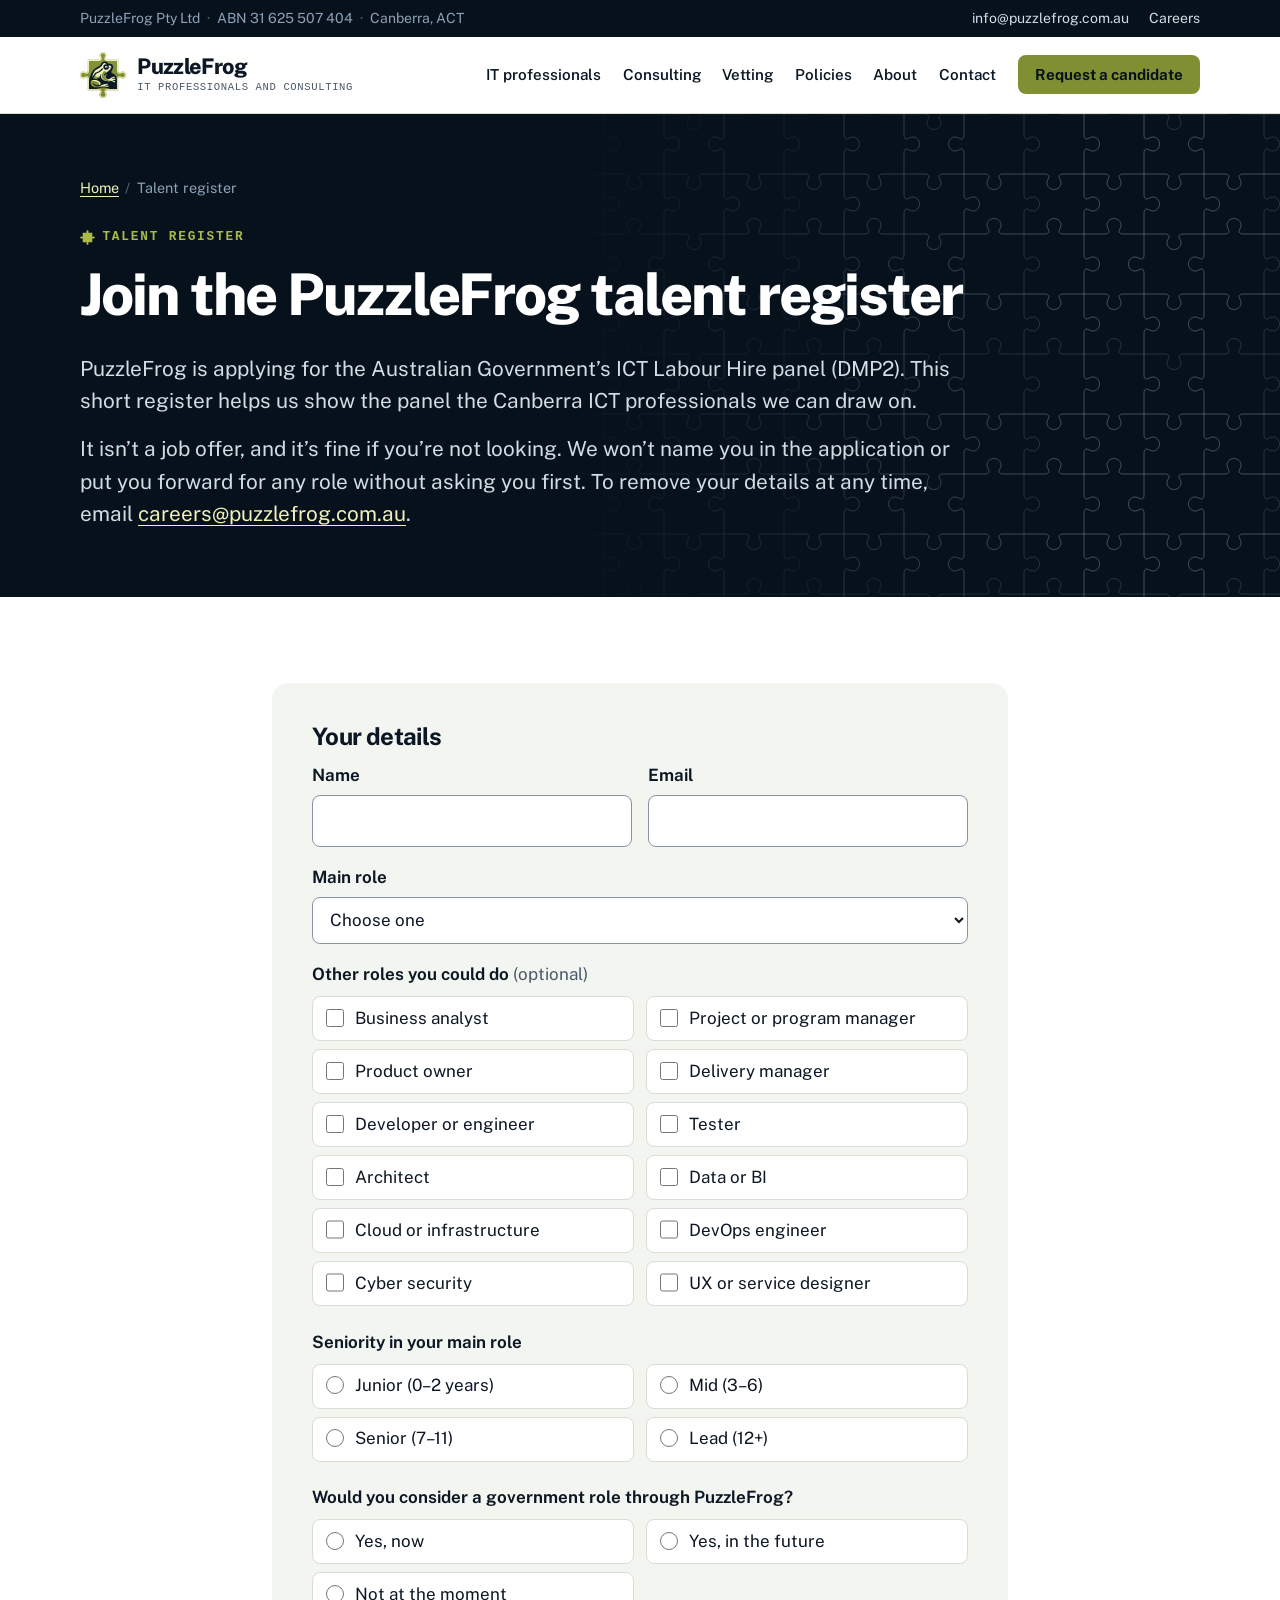
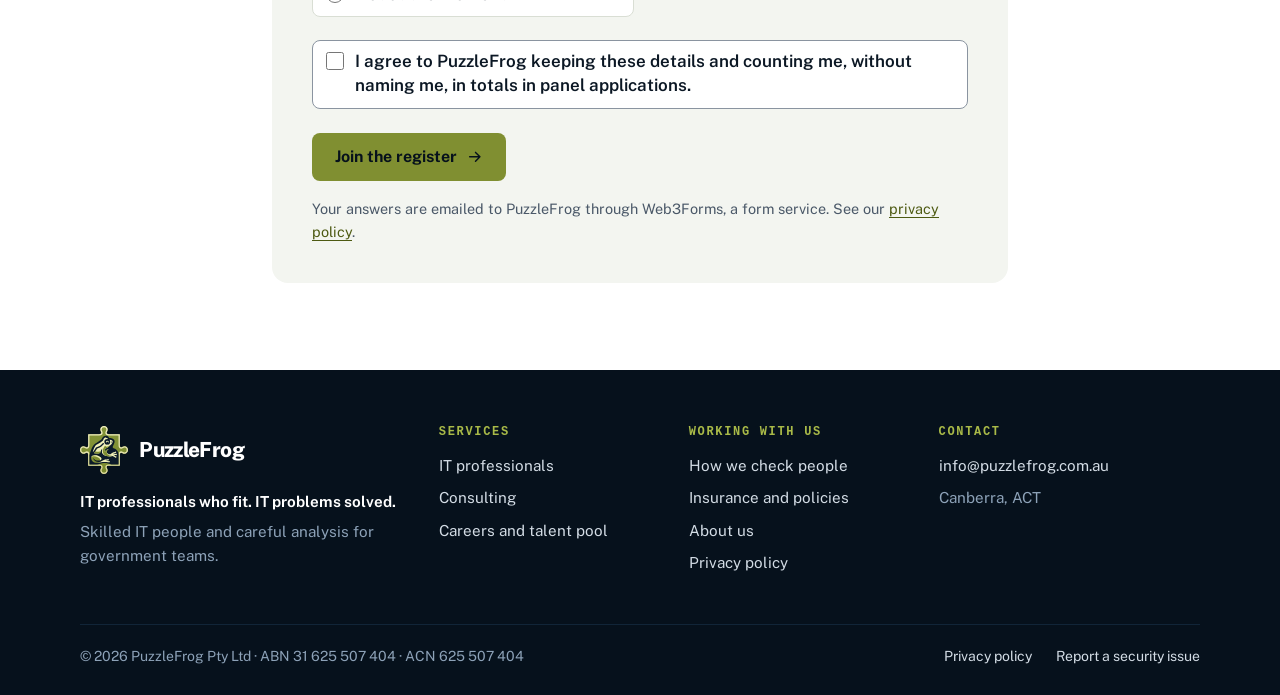
<file: talent-register/index.html>
<!doctype html>
<html lang="en-AU">
<head>
  <meta charset="utf-8">
  <meta name="viewport" content="width=device-width, initial-scale=1">
  <meta http-equiv="Content-Security-Policy" content="default-src 'none'; script-src 'self' 'sha256-WZRJfWvsnNCPcxzZwvyhovnZGqhZaC+8gPGPRbx6wTk='; style-src 'self'; img-src 'self'; font-src 'self'; connect-src https://api.web3forms.com; form-action https://api.web3forms.com https://web3forms.com; base-uri 'none'">
  <title>Join the talent register | PuzzleFrog</title>
  <meta name="description" content="Join the PuzzleFrog talent register of Canberra ICT professionals. It isn’t a job offer, and we won’t name you or put you forward for a role without asking you first.">
  <!-- Shared by link only: kept out of the menu, the sitemap and search results. -->
  <meta name="robots" content="noindex, nofollow">
  <link rel="canonical" href="https://puzzlefrog.com.au/talent-register/">
  <meta name="theme-color" content="#06111c">
  <link rel="icon" href="/assets/img/favicon-32.png" sizes="32x32" type="image/png">
  <link rel="icon" href="/assets/img/puzzlefrog-mark-small.svg" type="image/svg+xml">
  <link rel="apple-touch-icon" href="/assets/img/apple-touch-icon.png">
  <link rel="preload" href="/assets/fonts/publicsans-latin.woff2" as="font" type="font/woff2" crossorigin>
  <link rel="stylesheet" href="/assets/css/site.css">
  <meta property="og:type" content="website">
  <meta property="og:site_name" content="PuzzleFrog">
  <meta property="og:locale" content="en_AU">
  <meta property="og:title" content="Join the PuzzleFrog talent register">
  <meta property="og:description" content="A short register of Canberra ICT professionals. It isn’t a job offer, and we won’t name you or put you forward for a role without asking you first.">
  <meta property="og:url" content="https://puzzlefrog.com.au/talent-register/">
  <meta property="og:image" content="https://puzzlefrog.com.au/assets/img/og-image.jpg">
  <meta property="og:image:width" content="1200">
  <meta property="og:image:height" content="630">
  <meta property="og:image:alt" content="The PuzzleFrog logo fitting into a jigsaw puzzle, beside the words: IT professionals who fit. IT problems solved.">
  <meta name="twitter:card" content="summary_large_image">
  <script>document.documentElement.classList.add("js");</script>
  <script src="/assets/js/site.js" defer></script>
</head>
<body>
  <a class="skip-link" href="#main">Skip to main content</a>

  <div class="utility on-dark">
    <div class="wrap">
      <p>PuzzleFrog&nbsp;Pty&nbsp;Ltd<span class="sep" aria-hidden="true">·</span><wbr>ABN&nbsp;31&nbsp;625&nbsp;507&nbsp;404<span class="sep" aria-hidden="true">·</span><wbr>Canberra,&nbsp;ACT</p>
      <ul class="utility-links">
        <li class="hide-sm"><a href="mailto:info@puzzlefrog.com.au">info@puzzlefrog.com.au</a></li>
        <li class="hide-sm"><a href="/careers/">Careers</a></li>
      </ul>
    </div>
  </div>

  <header class="site-header">
    <div class="wrap header-inner">
      <a class="brand" href="/">
        <img src="/assets/img/puzzlefrog-logo.svg" alt="" width="46" height="46">
        <span class="brand-text"><span class="brand-name">PuzzleFrog</span><span class="brand-tag">IT professionals and consulting</span></span>
      </a>
      <button class="nav-toggle" type="button" aria-expanded="false" aria-controls="site-nav">
        <svg class="icon-open" viewBox="0 0 24 24" fill="none" stroke="currentColor" stroke-width="2" stroke-linecap="round" stroke-linejoin="round" aria-hidden="true" focusable="false"><path d="M4 7h16M4 12h16M4 17h16"/></svg><svg class="icon-close" viewBox="0 0 24 24" fill="none" stroke="currentColor" stroke-width="2" stroke-linecap="round" stroke-linejoin="round" aria-hidden="true" focusable="false"><path d="M6 6l12 12M18 6L6 18"/></svg><span>Menu</span>
      </button>
      <nav id="site-nav" class="site-nav" aria-label="Main">
        <ul>
          <li><a href="/labour-hire/">IT professionals</a></li>
          <li><a href="/consulting/">Consulting</a></li>
          <li><a href="/vetting/">Vetting</a></li>
          <li><a href="/compliance/">Policies</a></li>
          <li><a href="/about/">About</a></li>
          <li><a href="/contact/">Contact</a></li>
          <li class="nav-mobile"><a href="/careers/">Careers</a></li>
          <li class="nav-cta"><a class="btn btn-primary btn-small" href="/contact/?type=candidate">Request a candidate</a></li>
        </ul>
      </nav>
    </div>
  </header>

  <main id="main">

    <div class="page-head on-dark">
      <div class="wrap">
        <nav class="breadcrumb" aria-label="Breadcrumb">
          <ol>
            <li><a href="/">Home</a></li>
            <li><span aria-current="page">Talent register</span></li>
          </ol>
        </nav>
        <p class="eyebrow">Talent register</p>
        <h1>Join the PuzzleFrog talent register</h1>
        <p class="lead">PuzzleFrog is applying for the Australian Government’s ICT Labour Hire panel (DMP2). This short register helps us show the panel the Canberra ICT professionals we can draw on.</p>
        <p class="lead mt-1">It isn’t a job offer, and it’s fine if you’re not looking. We won’t name you in the application or put you forward for any role without asking you first. To remove your details at any time, email <a href="mailto:careers@puzzlefrog.com.au?subject=Remove%20me%20from%20the%20talent%20register">careers@puzzlefrog.com.au</a>.</p>
      </div>
    </div>

    <section class="section">
      <div class="wrap register">
        <!-- Answers go to PuzzleFrog by email through Web3Forms (https://web3forms.com).
             site.js sends them in the background and shows the thank-you message below.
             Without JavaScript the form still sends, and Web3Forms shows its own thank-you page. -->
        <form class="form" id="register-form" action="https://api.web3forms.com/submit" method="post" aria-labelledby="register-title">
          <h2 id="register-title">Your details</h2>
          <input type="hidden" name="access_key" value="224b5e64-10ad-4586-81a8-fd1cb3baf271">
          <input type="hidden" name="subject" value="New talent register entry">
          <input type="hidden" name="from_name" value="PuzzleFrog talent register">
          <div class="hp" aria-hidden="true">
            <label>Leave this box unticked <input type="checkbox" name="botcheck" tabindex="-1" autocomplete="off"></label>
          </div>

          <div class="field-row">
            <div class="field">
              <label for="r-name">Name</label>
              <input id="r-name" name="name" type="text" autocomplete="name" required>
            </div>
            <div class="field">
              <label for="r-email">Email</label>
              <input id="r-email" name="email" type="email" autocomplete="email" required>
            </div>
          </div>

          <div class="field">
            <label for="r-main">Main role</label>
            <select id="r-main" name="main_role" required>
              <option value="">Choose one</option>
              <option>Business analyst</option>
              <option>Project or program manager</option>
              <option>Product owner</option>
              <option>Delivery manager</option>
              <option>Developer or engineer</option>
              <option>Tester</option>
              <option>Architect</option>
              <option>Data or BI</option>
              <option>Cloud or infrastructure</option>
              <option>DevOps engineer</option>
              <option>Cyber security</option>
              <option>UX or service designer</option>
            </select>
          </div>

          <fieldset class="choices">
            <legend>Other roles you could do <span class="opt">(optional)</span></legend>
            <div class="choice-grid">
              <label class="choice"><input type="checkbox" name="other_roles" value="Business analyst"> Business analyst</label>
              <label class="choice"><input type="checkbox" name="other_roles" value="Project or program manager"> Project or program manager</label>
              <label class="choice"><input type="checkbox" name="other_roles" value="Product owner"> Product owner</label>
              <label class="choice"><input type="checkbox" name="other_roles" value="Delivery manager"> Delivery manager</label>
              <label class="choice"><input type="checkbox" name="other_roles" value="Developer or engineer"> Developer or engineer</label>
              <label class="choice"><input type="checkbox" name="other_roles" value="Tester"> Tester</label>
              <label class="choice"><input type="checkbox" name="other_roles" value="Architect"> Architect</label>
              <label class="choice"><input type="checkbox" name="other_roles" value="Data or BI"> Data or BI</label>
              <label class="choice"><input type="checkbox" name="other_roles" value="Cloud or infrastructure"> Cloud or infrastructure</label>
              <label class="choice"><input type="checkbox" name="other_roles" value="DevOps engineer"> DevOps engineer</label>
              <label class="choice"><input type="checkbox" name="other_roles" value="Cyber security"> Cyber security</label>
              <label class="choice"><input type="checkbox" name="other_roles" value="UX or service designer"> UX or service designer</label>
            </div>
          </fieldset>

          <fieldset class="choices">
            <legend>Seniority in your main role</legend>
            <div class="choice-grid">
              <label class="choice"><input type="radio" name="seniority" value="Junior (0–2 years)" required> Junior (0–2 years)</label>
              <label class="choice"><input type="radio" name="seniority" value="Mid (3–6)"> Mid (3–6)</label>
              <label class="choice"><input type="radio" name="seniority" value="Senior (7–11)"> Senior (7–11)</label>
              <label class="choice"><input type="radio" name="seniority" value="Lead (12+)"> Lead (12+)</label>
            </div>
          </fieldset>

          <fieldset class="choices">
            <legend>Would you consider a government role through PuzzleFrog?</legend>
            <div class="choice-grid">
              <label class="choice"><input type="radio" name="government_role" value="Yes, now" required> Yes, now</label>
              <label class="choice"><input type="radio" name="government_role" value="Yes, in the future"> Yes, in the future</label>
              <label class="choice"><input type="radio" name="government_role" value="Not at the moment"> Not at the moment</label>
            </div>
          </fieldset>

          <div class="consent">
            <label class="choice"><input type="checkbox" name="consent" value="Yes" required> I agree to PuzzleFrog keeping these details and counting me, without naming me, in totals in panel applications.</label>
          </div>

          <button class="btn btn-primary" type="submit">Join the register <svg viewBox="0 0 24 24" fill="none" stroke="currentColor" stroke-width="2" stroke-linecap="round" stroke-linejoin="round" aria-hidden="true" focusable="false"><path d="M5 12h14M13 6l6 6-6 6"/></svg></button>
          <p class="form-note">Your answers are emailed to PuzzleFrog through Web3Forms, a form service. See our <a href="/privacy/#website">privacy policy</a>.</p>
          <p class="form-status" id="register-status" role="status" aria-live="polite"></p>
        </form>

        <div class="form register-done" id="register-done" tabindex="-1" hidden>
          <p>Thanks, you’re on the register. I’ll be in touch before putting you forward for anything.</p>
        </div>
      </div>
    </section>

  </main>

  <footer class="site-footer on-dark">
    <div class="wrap">
      <div class="footer-grid">
        <div>
          <div class="footer-brand"><img src="/assets/img/puzzlefrog-logo.svg" alt="" width="48" height="48"><span>PuzzleFrog</span></div>
          <p class="footer-about"><strong>IT professionals who fit. IT problems solved.</strong>Skilled IT people and careful analysis for government teams.</p>
        </div>
        <nav aria-labelledby="footer-services">
          <h2 id="footer-services">Services</h2>
          <ul>
            <li><a href="/labour-hire/">IT professionals</a></li>
            <li><a href="/consulting/">Consulting</a></li>
            <li><a href="/careers/">Careers and talent pool</a></li>
          </ul>
        </nav>
        <nav aria-labelledby="footer-assurance">
          <h2 id="footer-assurance">Working with us</h2>
          <ul>
            <li><a href="/vetting/">How we check people</a></li>
            <li><a href="/compliance/">Insurance and policies</a></li>
            <li><a href="/about/">About us</a></li>
            <li><a href="/privacy/">Privacy policy</a></li>
          </ul>
        </nav>
        <div>
          <h2>Contact</h2>
          <ul>
            <li><a href="mailto:info@puzzlefrog.com.au">info@puzzlefrog.com.au</a></li>
            <li>Canberra, ACT</li>
          </ul>
        </div>
      </div>
      <div class="footer-legal">
        <p>&copy; <span data-year>2026</span> PuzzleFrog Pty Ltd · ABN&nbsp;31 625 507 404 · ACN&nbsp;625 507 404</p>
        <ul>
          <li><a href="/privacy/">Privacy policy</a></li>
          <li><a href="/.well-known/security.txt">Report a security issue</a></li>
        </ul>
      </div>
    </div>
  </footer>
</body>
</html>
</file>
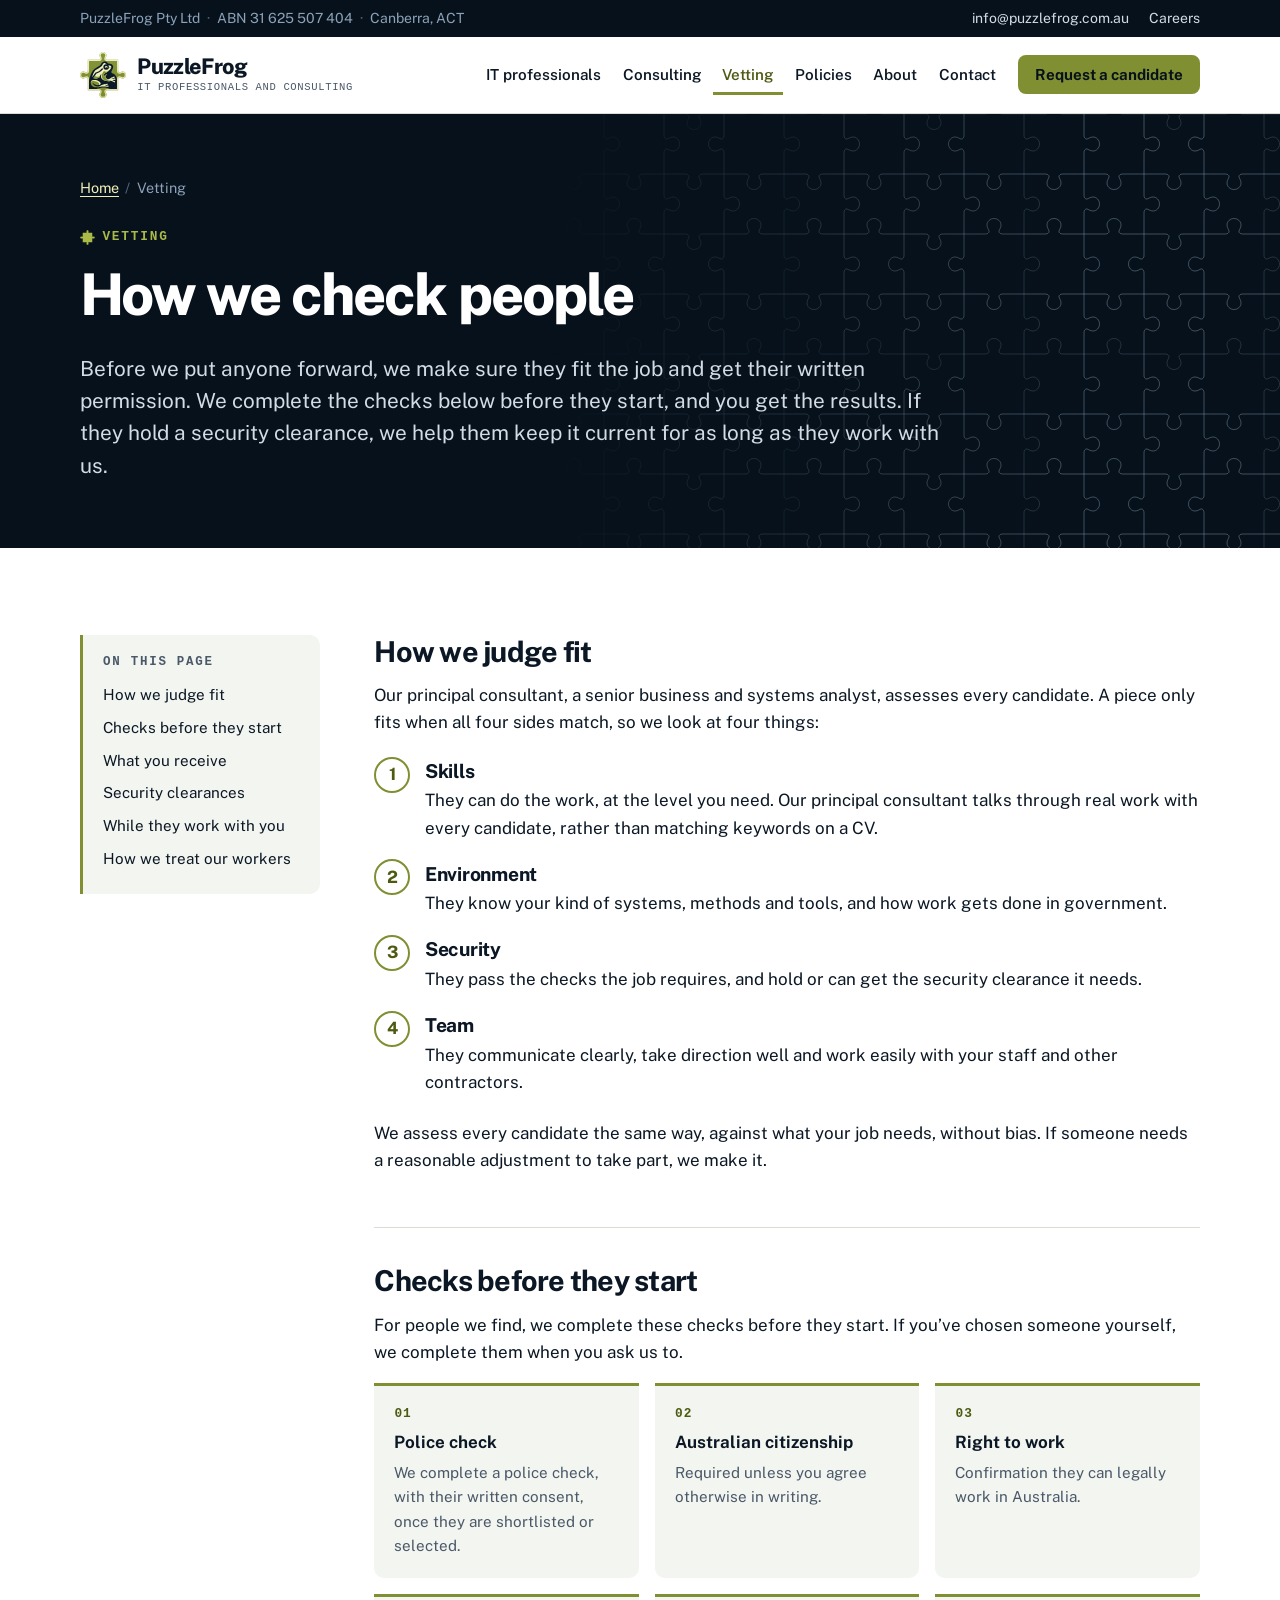
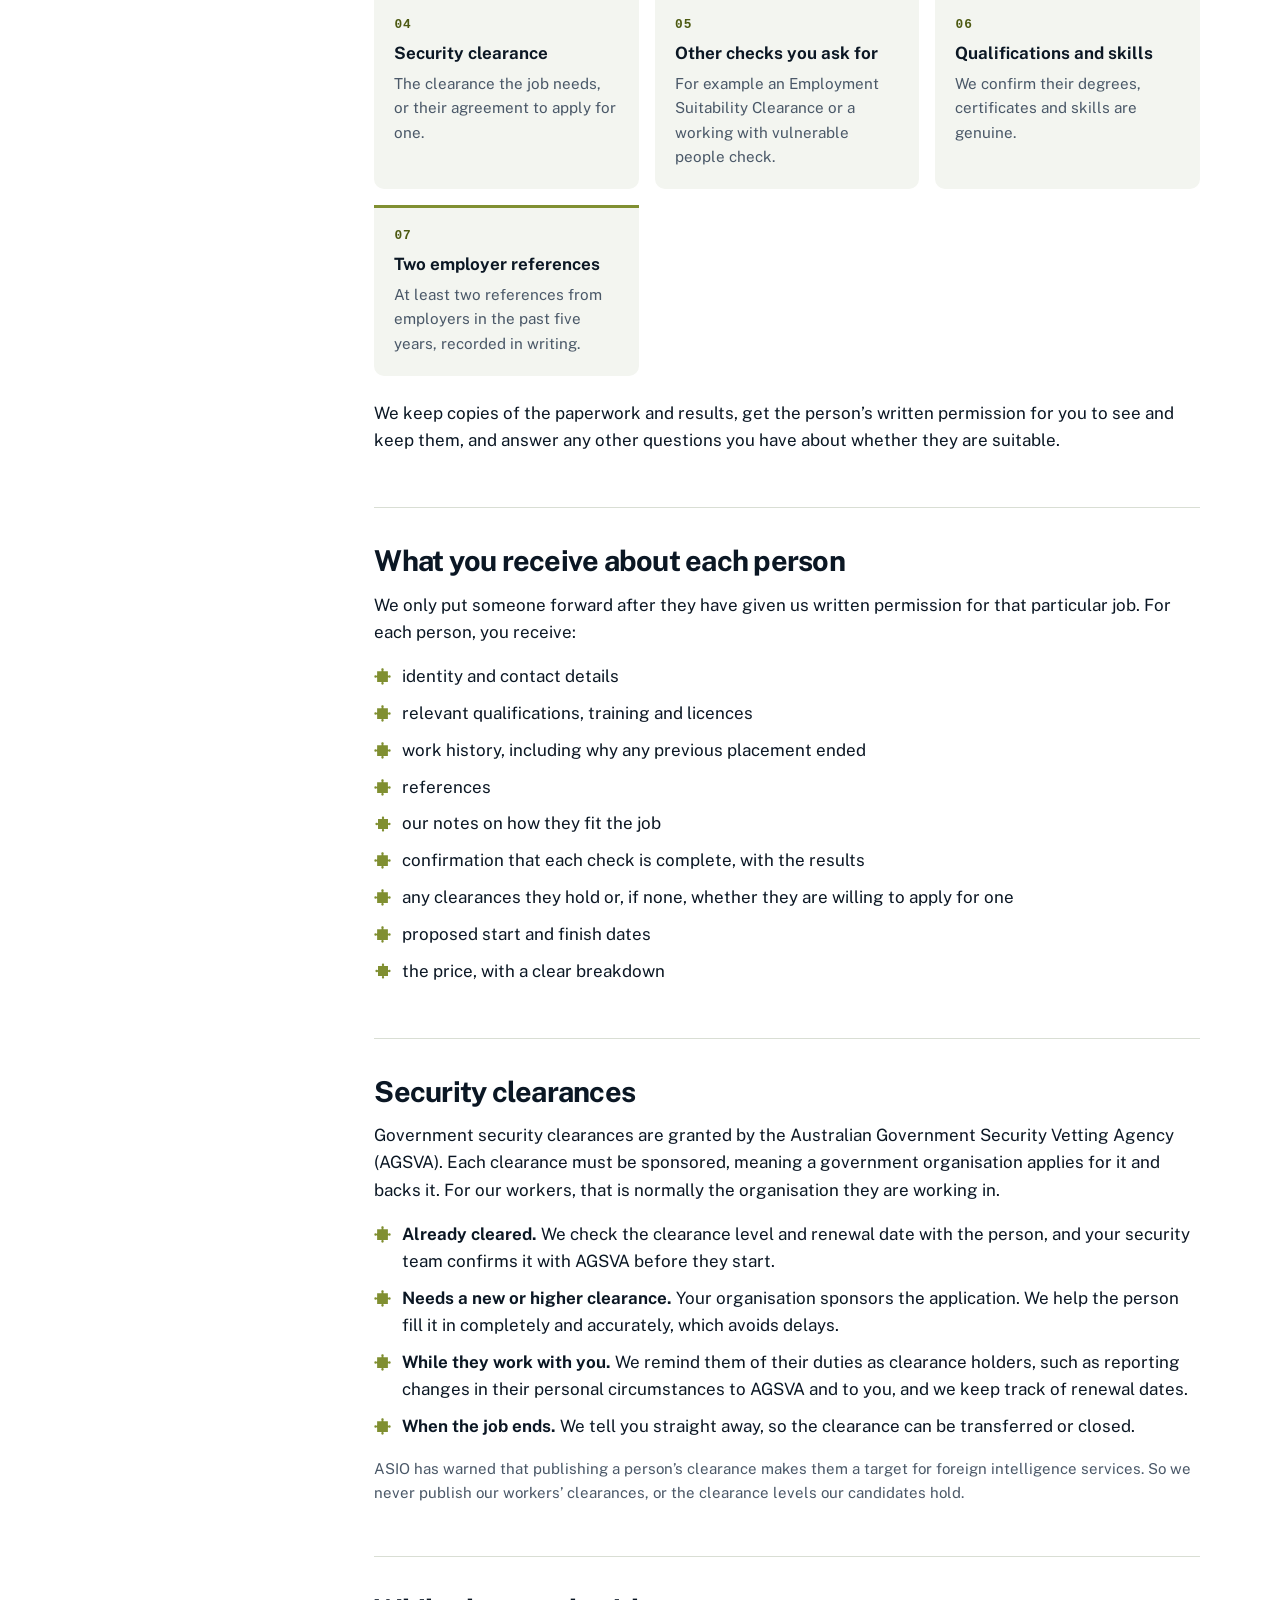
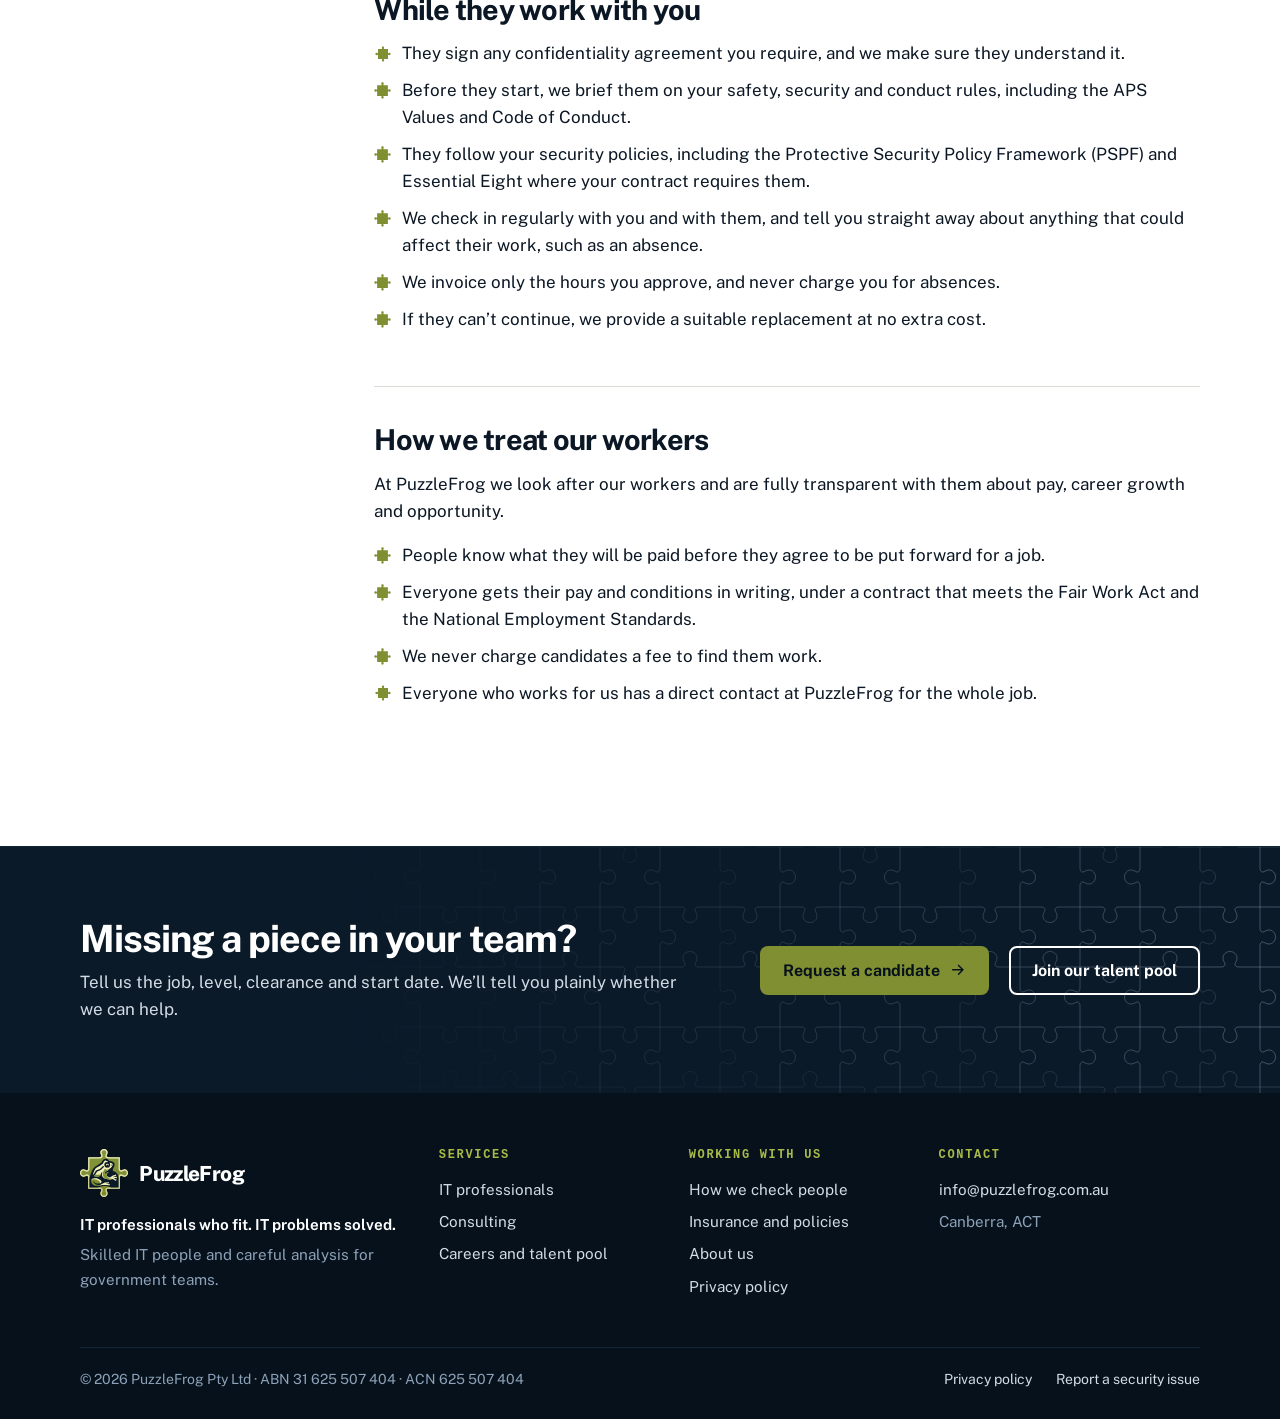
<file: vetting/index.html>
<!doctype html>
<html lang="en-AU">
<head>
  <meta charset="utf-8">
  <meta name="viewport" content="width=device-width, initial-scale=1">
  <meta http-equiv="Content-Security-Policy" content="default-src 'none'; script-src 'self' 'sha256-WZRJfWvsnNCPcxzZwvyhovnZGqhZaC+8gPGPRbx6wTk='; style-src 'self'; img-src 'self'; font-src 'self'; connect-src https://api.web3forms.com; form-action https://api.web3forms.com https://web3forms.com; base-uri 'none'">
  <title>How we check people | PuzzleFrog</title>
  <meta name="description" content="How PuzzleFrog assesses and checks the IT professionals we supply: fit, police, citizenship, right to work, clearances, qualifications and references.">
  <link rel="canonical" href="https://puzzlefrog.com.au/vetting/">
  <meta name="theme-color" content="#06111c">
  <link rel="icon" href="/assets/img/favicon-32.png" sizes="32x32" type="image/png">
  <link rel="icon" href="/assets/img/puzzlefrog-mark-small.svg" type="image/svg+xml">
  <link rel="apple-touch-icon" href="/assets/img/apple-touch-icon.png">
  <link rel="preload" href="/assets/fonts/publicsans-latin.woff2" as="font" type="font/woff2" crossorigin>
  <link rel="stylesheet" href="/assets/css/site.css">
  <meta property="og:type" content="website">
  <meta property="og:site_name" content="PuzzleFrog">
  <meta property="og:locale" content="en_AU">
  <meta property="og:title" content="How we check people | PuzzleFrog">
  <meta property="og:description" content="How PuzzleFrog assesses and checks the IT professionals we supply: fit, police, citizenship, right to work, clearances, qualifications and references.">
  <meta property="og:url" content="https://puzzlefrog.com.au/vetting/">
  <meta property="og:image" content="https://puzzlefrog.com.au/assets/img/og-image.jpg">
  <meta property="og:image:width" content="1200">
  <meta property="og:image:height" content="630">
  <meta property="og:image:alt" content="The PuzzleFrog logo fitting into a jigsaw puzzle, beside the words: IT professionals who fit. IT problems solved.">
  <meta name="twitter:card" content="summary_large_image">
  <script>document.documentElement.classList.add("js");</script>
  <script src="/assets/js/site.js" defer></script>
</head>
<body>
  <a class="skip-link" href="#main">Skip to main content</a>

  <div class="utility on-dark">
    <div class="wrap">
      <p>PuzzleFrog&nbsp;Pty&nbsp;Ltd<span class="sep" aria-hidden="true">·</span><wbr>ABN&nbsp;31&nbsp;625&nbsp;507&nbsp;404<span class="sep" aria-hidden="true">·</span><wbr>Canberra,&nbsp;ACT</p>
      <ul class="utility-links">
        <li class="hide-sm"><a href="mailto:info@puzzlefrog.com.au">info@puzzlefrog.com.au</a></li>
        <li class="hide-sm"><a href="/careers/">Careers</a></li>
      </ul>
    </div>
  </div>

  <header class="site-header">
    <div class="wrap header-inner">
      <a class="brand" href="/">
        <img src="/assets/img/puzzlefrog-logo.svg" alt="" width="46" height="46">
        <span class="brand-text"><span class="brand-name">PuzzleFrog</span><span class="brand-tag">IT professionals and consulting</span></span>
      </a>
      <button class="nav-toggle" type="button" aria-expanded="false" aria-controls="site-nav">
        <svg class="icon-open" viewBox="0 0 24 24" fill="none" stroke="currentColor" stroke-width="2" stroke-linecap="round" stroke-linejoin="round" aria-hidden="true" focusable="false"><path d="M4 7h16M4 12h16M4 17h16"/></svg><svg class="icon-close" viewBox="0 0 24 24" fill="none" stroke="currentColor" stroke-width="2" stroke-linecap="round" stroke-linejoin="round" aria-hidden="true" focusable="false"><path d="M6 6l12 12M18 6L6 18"/></svg><span>Menu</span>
      </button>
      <nav id="site-nav" class="site-nav" aria-label="Main">
        <ul>
          <li><a href="/labour-hire/">IT professionals</a></li>
          <li><a href="/consulting/">Consulting</a></li>
          <li><a href="/vetting/" aria-current="page">Vetting</a></li>
          <li><a href="/compliance/">Policies</a></li>
          <li><a href="/about/">About</a></li>
          <li><a href="/contact/">Contact</a></li>
          <li class="nav-mobile"><a href="/careers/">Careers</a></li>
          <li class="nav-cta"><a class="btn btn-primary btn-small" href="/contact/?type=candidate">Request a candidate</a></li>
        </ul>
      </nav>
    </div>
  </header>

  <main id="main">

    <div class="page-head on-dark">
      <div class="wrap">
        <nav class="breadcrumb" aria-label="Breadcrumb">
          <ol>
            <li><a href="/">Home</a></li>
            <li><span aria-current="page">Vetting</span></li>
          </ol>
        </nav>
        <p class="eyebrow">Vetting</p>
        <h1>How we check people</h1>
        <p class="lead">Before we put anyone forward, we make sure they fit the job and get their written permission. We complete the checks below before they start, and you get the results. If they hold a security clearance, we help them keep it current for as long as they work with us.</p>
      </div>
    </div>

    <div class="section">
      <div class="wrap with-toc">
        <nav class="toc" aria-labelledby="toc-title">
          <h2 id="toc-title">On this page</h2>
          <ul>
            <li><a href="#fit">How we judge fit</a></li>
            <li><a href="#checks">Checks before they start</a></li>
            <li><a href="#shortlist">What you receive</a></li>
            <li><a href="#clearances">Security clearances</a></li>
            <li><a href="#placement">While they work with you</a></li>
            <li><a href="#workers">How we treat our workers</a></li>
          </ul>
        </nav>
        <div>
          <section class="block" id="fit" aria-labelledby="fit-title">
            <h2 id="fit-title">How we judge fit</h2>
            <p>Our principal consultant, a senior business and systems analyst, assesses every candidate. A piece only fits when all four sides match, so we look at four things:</p>
        <ol class="sides sides-compact">
          <li><span class="side-num" aria-hidden="true">1</span><div><h3>Skills</h3><p>They can do the work, at the level you need. Our principal consultant talks through real work with every candidate, rather than matching keywords on a CV.</p></div></li>
          <li><span class="side-num" aria-hidden="true">2</span><div><h3>Environment</h3><p>They know your kind of systems, methods and tools, and how work gets done in government.</p></div></li>
          <li><span class="side-num" aria-hidden="true">3</span><div><h3>Security</h3><p>They pass the checks the job requires, and hold or can get the security clearance it needs.</p></div></li>
          <li><span class="side-num" aria-hidden="true">4</span><div><h3>Team</h3><p>They communicate clearly, take direction well and work easily with your staff and other contractors.</p></div></li>
        </ol>
            <p class="mt-15">We assess every candidate the same way, against what your job needs, without bias. If someone needs a reasonable adjustment to take part, we make it.</p>
          </section>

          <section class="block" id="checks" aria-labelledby="checks-title">
            <h2 id="checks-title">Checks before they start</h2>
            <p>For people we find, we complete these checks before they start. If you’ve chosen someone yourself, we complete them when you ask us to.</p>
            <ol class="checks">
          <li><strong>Police check</strong><span>We complete a police check, with their written consent, once they are shortlisted or selected.</span></li>
          <li><strong>Australian citizenship</strong><span>Required unless you agree otherwise in writing.</span></li>
          <li><strong>Right to work</strong><span>Confirmation they can legally work in Australia.</span></li>
          <li><strong>Security clearance</strong><span>The clearance the job needs, or their agreement to apply for one.</span></li>
          <li><strong>Other checks you ask for</strong><span>For example an Employment Suitability Clearance or a working with vulnerable people check.</span></li>
          <li><strong>Qualifications and skills</strong><span>We confirm their degrees, certificates and skills are genuine.</span></li>
          <li><strong>Two employer references</strong><span>At least two references from employers in the past five years, recorded in writing.</span></li>
            </ol>
            <p class="mt-15">We keep copies of the paperwork and results, get the person’s written permission for you to see and keep them, and answer any other questions you have about whether they are suitable.</p>
          </section>

          <section class="block" id="shortlist" aria-labelledby="shortlist-title">
            <h2 id="shortlist-title">What you receive about each person</h2>
            <p>We only put someone forward after they have given us written permission for that particular job. For each person, you receive:</p>
            <ul class="tick-list">
              <li>identity and contact details</li>
              <li>relevant qualifications, training and licences</li>
              <li>work history, including why any previous placement ended</li>
              <li>references</li>
              <li>our notes on how they fit the job</li>
              <li>confirmation that each check is complete, with the results</li>
              <li>any clearances they hold or, if none, whether they are willing to apply for one</li>
              <li>proposed start and finish dates</li>
              <li>the price, with a clear breakdown</li>
            </ul>
          </section>

          <section class="block" id="clearances" aria-labelledby="clearances-title">
            <h2 id="clearances-title">Security clearances</h2>
            <p>Government security clearances are granted by the Australian Government Security Vetting Agency (AGSVA). Each clearance must be sponsored, meaning a government organisation applies for it and backs it. For our workers, that is normally the organisation they are working in.</p>
            <ul class="tick-list">
              <li><strong>Already cleared.</strong> We check the clearance level and renewal date with the person, and your security team confirms it with AGSVA before they start.</li>
              <li><strong>Needs a new or higher clearance.</strong> Your organisation sponsors the application. We help the person fill it in completely and accurately, which avoids delays.</li>
              <li><strong>While they work with you.</strong> We remind them of their duties as clearance holders, such as reporting changes in their personal circumstances to AGSVA and to you, and we keep track of renewal dates.</li>
              <li><strong>When the job ends.</strong> We tell you straight away, so the clearance can be transferred or closed.</li>
            </ul>
            <p class="small muted">ASIO has warned that publishing a person’s clearance makes them a target for foreign intelligence services. So we never publish our workers’ clearances, or the clearance levels our candidates hold.</p>
          </section>

          <section class="block" id="placement" aria-labelledby="placement-title">
            <h2 id="placement-title">While they work with you</h2>
            <ul class="tick-list">
              <li>They sign any confidentiality agreement you require, and we make sure they understand it.</li>
              <li>Before they start, we brief them on your safety, security and conduct rules, including the APS Values and Code of Conduct.</li>
              <li>They follow your security policies, including the Protective Security Policy Framework (PSPF) and Essential Eight where your contract requires them.</li>
              <li>We check in regularly with you and with them, and tell you straight away about anything that could affect their work, such as an absence.</li>
              <li>We invoice only the hours you approve, and never charge you for absences.</li>
              <li>If they can’t continue, we provide a suitable replacement at no extra cost.</li>
            </ul>
          </section>

          <section class="block" id="workers" aria-labelledby="workers-title">
            <h2 id="workers-title">How we treat our workers</h2>
            <p>At PuzzleFrog we look after our workers and are fully transparent with them about pay, career growth and opportunity.</p>
            <ul class="tick-list">
              <li>People know what they will be paid before they agree to be put forward for a job.</li>
              <li>Everyone gets their pay and conditions in writing, under a contract that meets the Fair Work Act and the National Employment Standards.</li>
              <li>We never charge candidates a fee to find them work.</li>
              <li>Everyone who works for us has a direct contact at PuzzleFrog for the whole job.</li>
            </ul>
          </section>
        </div>
      </div>
    </div>

  </main>

  <section class="cta-band on-dark" aria-labelledby="cta-title">
    <div class="wrap cta-inner">
      <div>
        <h2 id="cta-title">Missing a piece in your team?</h2>
        <p>Tell us the job, level, clearance and start date. We’ll tell you plainly whether we can help.</p>
      </div>
      <div class="btn-row">
          <a class="btn btn-primary" href="/contact/?type=candidate">Request a candidate <svg viewBox="0 0 24 24" fill="none" stroke="currentColor" stroke-width="2" stroke-linecap="round" stroke-linejoin="round" aria-hidden="true" focusable="false"><path d="M5 12h14M13 6l6 6-6 6"/></svg></a>
          <a class="btn btn-secondary" href="/careers/">Join our talent pool</a>
      </div>
    </div>
  </section>

  <footer class="site-footer on-dark">
    <div class="wrap">
      <div class="footer-grid">
        <div>
          <div class="footer-brand"><img src="/assets/img/puzzlefrog-logo.svg" alt="" width="48" height="48"><span>PuzzleFrog</span></div>
          <p class="footer-about"><strong>IT professionals who fit. IT problems solved.</strong>Skilled IT people and careful analysis for government teams.</p>
        </div>
        <nav aria-labelledby="footer-services">
          <h2 id="footer-services">Services</h2>
          <ul>
            <li><a href="/labour-hire/">IT professionals</a></li>
            <li><a href="/consulting/">Consulting</a></li>
            <li><a href="/careers/">Careers and talent pool</a></li>
          </ul>
        </nav>
        <nav aria-labelledby="footer-assurance">
          <h2 id="footer-assurance">Working with us</h2>
          <ul>
            <li><a href="/vetting/">How we check people</a></li>
            <li><a href="/compliance/">Insurance and policies</a></li>
            <li><a href="/about/">About us</a></li>
            <li><a href="/privacy/">Privacy policy</a></li>
          </ul>
        </nav>
        <div>
          <h2>Contact</h2>
          <ul>
            <li><a href="mailto:info@puzzlefrog.com.au">info@puzzlefrog.com.au</a></li>
            <li>Canberra, ACT</li>
          </ul>
        </div>
      </div>
      <div class="footer-legal">
        <p>&copy; <span data-year>2026</span> PuzzleFrog Pty Ltd · ABN&nbsp;31 625 507 404 · ACN&nbsp;625 507 404</p>
        <ul>
          <li><a href="/privacy/">Privacy policy</a></li>
          <li><a href="/.well-known/security.txt">Report a security issue</a></li>
        </ul>
      </div>
    </div>
  </footer>
</body>
</html>
</file>
<file: assets/css/site.css>
/* PuzzleFrog Pty Ltd: site styles. Hand-written, no frameworks.
   Colours come from the logo: navy (inside the piece), olive (the piece) and cream (the frog). */

@font-face {
  font-family: "Public Sans";
  src: url("/assets/fonts/publicsans-latin.woff2") format("woff2");
  font-weight: 100 900;
  font-style: normal;
  font-display: swap;
}

/* ---------- Tokens ---------- */
:root {
  --navy-950: #06111c;
  --navy-900: #0b1a29;
  --navy-800: #112538;
  --navy-700: #1e3a54;
  --slate-200: #d3dce5;
  --slate-400: #8da2b8;
  --ink: #0b1724;
  --muted: #4a5868;
  --olive: #808f31;
  --olive-bright: #a9ba48;
  --olive-pale: #eef1dc;
  --moss: #4d5a12;
  --cream: #f0f0b8;
  --gold: #e0c060;
  --paper: #ffffff;
  --mist: #f3f5f0;
  --line: #d9ded4;
  --focus: #a35200;
  --radius: 10px;
  --radius-lg: 16px;
  --wrap: 74rem;
  --gutter: clamp(1rem, 0.5rem + 2.2vw, 2rem);
  --sans: "Public Sans", system-ui, -apple-system, "Segoe UI", Roboto, Arial, sans-serif;
  --mono: ui-monospace, "Cascadia Mono", "SFMono-Regular", Menlo, Consolas, "Liberation Mono", monospace;
  --shadow: 0 1px 2px rgba(6, 17, 28, 0.06), 0 10px 30px -14px rgba(6, 17, 28, 0.22);
  --piece: url("/assets/img/piece.svg");
}

/* ---------- Base ---------- */
*, *::before, *::after { box-sizing: border-box; }
html { -webkit-text-size-adjust: 100%; text-size-adjust: 100%; scroll-padding-top: 1.5rem; }
body {
  margin: 0;
  font-family: var(--sans);
  font-size: 1.0625rem;
  line-height: 1.6;
  color: var(--ink);
  background: var(--paper);
  -webkit-font-smoothing: antialiased;
  -moz-osx-font-smoothing: grayscale;
}
img { max-width: 100%; height: auto; }
h1, h2, h3, h4 { margin: 0 0 0.5em; line-height: 1.15; font-weight: 720; letter-spacing: -0.02em; text-wrap: balance; }
h1 { font-size: clamp(2.2rem, 1.35rem + 3.1vw, 3.6rem); font-weight: 780; letter-spacing: -0.034em; line-height: 1.05; }
h2 { font-size: clamp(1.6rem, 1.2rem + 1.5vw, 2.35rem); letter-spacing: -0.026em; }
h3 { font-size: 1.2rem; letter-spacing: -0.012em; }
p, ul, ol, dl { margin: 0 0 1em; }
a { color: var(--moss); text-decoration-thickness: 1px; text-underline-offset: 0.18em; }
a:hover { text-decoration-thickness: 2px; }
strong { font-weight: 680; }
:focus-visible { outline: 3px solid var(--focus); outline-offset: 2px; border-radius: 3px; }
.on-dark { --focus: var(--gold); color: var(--slate-200); }
.on-dark h1, .on-dark h2, .on-dark h3, .on-dark strong { color: #fff; }
.on-dark a:not(.btn) { color: var(--cream); }

.wrap { width: 100%; max-width: var(--wrap); margin: 0 auto; padding: 0 var(--gutter); }
.visually-hidden { position: absolute !important; width: 1px; height: 1px; overflow: hidden; clip: rect(0 0 0 0); clip-path: inset(50%); white-space: nowrap; }
.skip-link { position: absolute; left: 1rem; top: -4rem; z-index: 100; padding: 0.7rem 1rem; background: var(--navy-950); color: #fff; font-weight: 650; border-radius: 0 0 8px 8px; }
.skip-link:focus { top: 0; }

.small { font-size: 0.9375rem; }
.muted { color: var(--muted); }
.on-dark .muted { color: var(--slate-400); }
.mt-1 { margin-top: 1rem; }
.mt-15 { margin-top: 1.5rem; }
.mb-0 { margin-bottom: 0; }
.h-card { font-size: 1.2rem; }
.lead { font-size: clamp(1.125rem, 1.05rem + 0.35vw, 1.3rem); line-height: 1.55; color: var(--muted); max-width: 42em; }
.on-dark .lead { color: var(--slate-200); }

/* Eyebrow label with a small jigsaw piece */
.eyebrow {
  display: flex; align-items: center; gap: 0.6em;
  margin: 0 0 1rem;
  font-family: var(--mono); font-size: 0.8rem; font-weight: 600;
  letter-spacing: 0.14em; text-transform: uppercase;
  color: var(--moss);
}
.eyebrow::before {
  content: ""; flex: none; width: 1.15em; height: 1.15em;
  background: currentColor;
  -webkit-mask: var(--piece) center / contain no-repeat;
  mask: var(--piece) center / contain no-repeat;
}
.on-dark .eyebrow { color: var(--olive-bright); }
.accent { color: var(--olive-bright); }

/* ---------- Placeholders (to be removed before launch) ---------- */
.tbc {
  display: inline; padding: 0.05em 0.4em; border-radius: 4px;
  background: #fff0b0; color: #4a3700; font-size: 0.9em; font-weight: 600;
  box-shadow: inset 0 0 0 1px #e2c34d;
  -webkit-box-decoration-break: clone; box-decoration-break: clone;
}
.tbc::before { content: "TBC: "; font-weight: 750; }
.tbc-block { margin: 0 0 1em; padding: 0.9rem 1.1rem; border: 2px dashed #d7b22e; border-radius: var(--radius); background: #fff8d6; color: #4a3700; }
.tbc-block p { margin: 0; }
.tbc-block p::before { content: "To supply: "; font-weight: 750; }
.draft-flag {
  display: inline-block; margin: 0 0 1rem; padding: 0.25rem 0.7rem; border-radius: 999px;
  background: #ebe8ff; color: #2c2478; font-size: 0.85rem; font-weight: 650;
  box-shadow: inset 0 0 0 1px #b9b0f5;
}

/* ---------- Utility bar ---------- */
.utility { background: var(--navy-950); color: var(--slate-400); font-size: 0.875rem; }
.utility .wrap { display: flex; flex-wrap: wrap; justify-content: space-between; align-items: center; gap: 0.25rem 1.5rem; padding-top: 0.45rem; padding-bottom: 0.45rem; }
.utility p { margin: 0; }
.utility .sep { margin: 0 0.5em; opacity: 0.6; }
.utility-links { display: flex; flex-wrap: wrap; gap: 0.25rem 1.25rem; list-style: none; margin: 0; padding: 0; }
.utility a:not(.btn) { color: var(--slate-200); text-decoration: none; }
.utility a:hover { text-decoration: underline; }
.utility .tbc { font-size: 0.8rem; }

/* ---------- Header and navigation ---------- */
.site-header { background: var(--paper); border-bottom: 1px solid var(--line); position: relative; z-index: 20; }
.header-inner { display: flex; align-items: center; gap: 1.5rem; min-height: 4.75rem; }
.brand { display: flex; align-items: center; gap: 0.7rem; color: var(--ink); text-decoration: none; }
.brand img { width: 46px; height: 46px; }
.brand-text { display: flex; flex-direction: column; line-height: 1.1; }
.brand-name { font-size: 1.35rem; font-weight: 780; letter-spacing: -0.03em; }
.brand-tag { font-family: var(--mono); font-size: 0.66rem; letter-spacing: 0.06em; text-transform: uppercase; color: var(--muted); margin-top: 0.2rem; white-space: nowrap; }

.site-nav { margin-left: auto; }
.site-nav ul { display: flex; align-items: center; gap: 0.15rem; list-style: none; margin: 0; padding: 0; }
.site-nav a { white-space: nowrap; }
.site-nav a:not(.btn) {
  display: block; padding: 0.5rem 0.6rem; border-radius: 6px;
  color: var(--ink); font-weight: 560; font-size: 0.95rem; text-decoration: none;
}
.site-nav a:not(.btn):hover { background: var(--mist); }
.site-nav a[aria-current="page"] { color: var(--moss); box-shadow: inset 0 -3px 0 var(--olive); border-radius: 6px 6px 0 0; }
.site-nav .nav-cta { margin-left: 0.6rem; }
.nav-mobile { display: none; }
.nav-toggle { display: none; }

@media (max-width: 70em) {
  .nav-toggle {
    display: inline-flex; align-items: center; gap: 0.5rem; margin-left: auto;
    padding: 0.55rem 0.9rem; border: 2px solid var(--ink); border-radius: 8px;
    background: var(--paper); color: var(--ink); font: inherit; font-weight: 650; cursor: pointer;
  }
  .nav-toggle svg { width: 1.25rem; height: 1.25rem; }
  .nav-toggle .icon-close { display: none; }
  .nav-toggle[aria-expanded="true"] .icon-open { display: none; }
  .nav-toggle[aria-expanded="true"] .icon-close { display: block; }
  .js .site-nav { display: none; }
  .js .site-nav.is-open { display: block; }
  .site-nav {
    position: absolute; left: 0; right: 0; top: 100%;
    background: var(--paper); border-bottom: 1px solid var(--line); box-shadow: var(--shadow);
    padding: 0.5rem var(--gutter) 1.25rem;
  }
  .site-nav ul { flex-direction: column; align-items: stretch; gap: 0; }
  .site-nav a:not(.btn) { padding: 0.8rem 0.25rem; border-bottom: 1px solid var(--line); border-radius: 0; }
  .site-nav a[aria-current="page"] { box-shadow: inset 4px 0 0 var(--olive); padding-left: 0.9rem; border-radius: 0; }
  .site-nav .nav-cta { margin: 1rem 0 0; }
  .site-nav .nav-cta .btn { width: 100%; justify-content: center; }
  .nav-mobile { display: block; }
}
@media (max-width: 40em) {
  .utility .hide-sm { display: none; }
  .brand-tag { display: none; }
}

/* ---------- Buttons and links ---------- */
.btn {
  display: inline-flex; align-items: center; gap: 0.55em;
  padding: 0.8em 1.3em; border: 2px solid transparent; border-radius: 8px;
  font: inherit; font-weight: 680; font-size: 1rem; line-height: 1.2; text-decoration: none;
  cursor: pointer; transition: background-color 0.15s, border-color 0.15s, color 0.15s;
}
.btn svg { width: 1.1em; height: 1.1em; flex: none; }
.btn-primary { background: var(--olive); color: var(--navy-950); }
.btn-primary:hover { background: var(--olive-bright); }
.btn-secondary { border-color: currentColor; color: var(--ink); background: transparent; }
.btn-secondary:hover { background: rgba(128, 143, 49, 0.14); }
.on-dark .btn-secondary { color: #fff; }
.btn-small { padding: 0.55em 1em; font-size: 0.95rem; }
.btn-row { display: flex; flex-wrap: wrap; align-items: center; gap: 0.75rem 1.25rem; margin-top: 1.75rem; }
.link-arrow { display: inline-flex; align-items: center; gap: 0.4em; font-weight: 650; }
.link-arrow svg { width: 1.05em; height: 1.05em; transition: transform 0.15s; }
.link-arrow:hover svg { transform: translateX(3px); }

/* ---------- Hero ---------- */
.hero { position: relative; overflow: hidden; background: radial-gradient(120% 90% at 85% 40%, #0d2033 0%, var(--navy-950) 60%); }
.hero-grid { display: grid; grid-template-columns: 1.05fr 0.95fr; align-items: center; gap: 2rem; padding-top: clamp(3rem, 2rem + 4vw, 5.5rem); padding-bottom: clamp(3rem, 2rem + 4vw, 5.5rem); }
.hero h1 { margin-bottom: 1.25rem; }
.hero h1 .line { display: block; }
.hero .lead { margin-bottom: 0; }
.verify { display: flex; align-items: flex-start; gap: 0.6rem; margin: 2rem 0 0; font-size: 0.9375rem; color: var(--slate-400); }
.verify svg { width: 1.25rem; height: 1.25rem; flex: none; margin-top: 0.1rem; color: var(--olive-bright); }
.hero-art { margin-right: calc(-1 * var(--gutter)); }
.hero-svg { display: block; width: 100%; height: auto; overflow: visible; }
.hero-svg .field path { fill: var(--navy-900); stroke: var(--navy-700); stroke-width: 1.25; }
.hero-svg .field-labels text { font-family: var(--mono); font-size: 11px; letter-spacing: 0.16em; text-transform: uppercase; fill: var(--slate-400); text-anchor: middle; }
.hero-svg .slot { fill: #030b13; stroke: var(--olive); stroke-width: 1.5; stroke-dasharray: 5 5; }
.hero-svg .slot-glow { fill: none; stroke: var(--olive-bright); stroke-width: 3; opacity: 0.4; }
.hero-svg .fit-piece { transform-box: fill-box; transform-origin: 50% 50%; }
@media (prefers-reduced-motion: no-preference) {
  .hero-svg .fit-piece { animation: fit-in 1.6s cubic-bezier(0.2, 0.75, 0.25, 1) 0.3s both; }
  .hero-svg .slot-glow { animation: fit-glow 1.8s ease-out 1.75s both; }
}
@keyframes fit-in {
  from { transform: translate(120px, -90px) rotate(16deg); opacity: 0; }
  20% { opacity: 1; }
  to { transform: none; opacity: 1; }
}
@keyframes fit-glow {
  0% { opacity: 0; }
  20% { opacity: 1; }
  100% { opacity: 0.4; }
}
@media (max-width: 56em) {
  .hero-grid { grid-template-columns: 1fr; gap: 1rem; }
  .hero-art { margin: 0 auto; max-width: 32rem; width: 100%; }
}

/* ---------- Facts ---------- */
.facts-band { border-bottom: 1px solid var(--line); }
.facts { display: grid; grid-template-columns: repeat(4, 1fr); list-style: none; margin: 0; padding: 0; }
.facts li { display: flex; flex-direction: column; gap: 0.35rem; padding: 1.75rem 1.5rem 1.75rem 0; }
.facts li + li { padding-left: 1.5rem; border-left: 1px solid var(--line); }
.fact-value { font-size: clamp(1.6rem, 1.3rem + 1vw, 2.1rem); font-weight: 780; letter-spacing: -0.03em; line-height: 1.1; }
.fact-label { color: var(--muted); font-size: 0.95rem; line-height: 1.45; }
@media (max-width: 56em) {
  .facts { grid-template-columns: 1fr 1fr; }
  .facts li { padding: 1.25rem 1rem 1.25rem 0; }
  .facts li + li { padding-left: 0; border-left: 0; }
  .facts li:nth-child(even) { padding-left: 1rem; border-left: 1px solid var(--line); }
  .facts li:nth-child(n+3) { border-top: 1px solid var(--line); }
}

/* ---------- Sections and grids ---------- */
.section { padding: clamp(3.25rem, 2.2rem + 4vw, 5.5rem) 0; }
.section-mist { background: var(--mist); }
.section-dark { background: var(--navy-950); }
.section-head { max-width: 46rem; margin-bottom: 2.25rem; }
.section-head p:last-child { margin-bottom: 0; }
.grid-2 { display: grid; grid-template-columns: repeat(2, minmax(0, 1fr)); gap: 1.5rem; }
.grid-3 { display: grid; grid-template-columns: repeat(3, minmax(0, 1fr)); gap: 1.5rem; }
.align-start { align-items: start; }
.align-center { align-items: center; }
@media (max-width: 62em) { .grid-3 { grid-template-columns: repeat(2, minmax(0, 1fr)); } }
@media (max-width: 46em) { .grid-2, .grid-3 { grid-template-columns: 1fr; } }

/* ---------- Cards ---------- */
.card { position: relative; display: flex; flex-direction: column; align-items: flex-start; padding: 1.75rem; background: var(--paper); border: 1px solid var(--line); border-radius: var(--radius-lg); }
.card > :last-child { margin-bottom: 0; }
.card .link-arrow { margin-top: auto; padding-top: 0.5rem; }
.section-mist .card { box-shadow: var(--shadow); border-color: transparent; }
.card-dark { background: var(--navy-900); border-color: var(--navy-700); }
.card-tag { display: flex; align-items: baseline; gap: 0.6rem; margin-bottom: 0.9rem; font-family: var(--mono); font-size: 0.8rem; letter-spacing: 0.12em; text-transform: uppercase; color: var(--muted); }
.tag-word { padding: 0.2rem 0.55rem; border-radius: 5px; background: var(--navy-950); color: var(--cream); font-weight: 700; }
.card-service { padding: clamp(1.75rem, 1.4rem + 1.2vw, 2.5rem); }
.card-service h3 { font-size: clamp(1.35rem, 1.2rem + 0.6vw, 1.65rem); }
.term { margin: -0.15rem 0 0.9rem; font-family: var(--mono); font-size: 0.75rem; letter-spacing: 0.04em; color: var(--muted); }
.service-num { font-family: var(--mono); font-size: 0.85rem; font-weight: 700; color: var(--moss); letter-spacing: 0.08em; margin-bottom: 0.75rem; }

/* Jigsaw-piece bullets */
.tick-list { list-style: none; padding: 0; }
.tick-list li { position: relative; padding-left: 1.75rem; margin-bottom: 0.6rem; }
.tick-list li::before {
  content: ""; position: absolute; left: 0; top: 0.3em; width: 1.05rem; height: 1.05rem; background: var(--olive);
  -webkit-mask: var(--piece) center / contain no-repeat; mask: var(--piece) center / contain no-repeat;
}
.on-dark .tick-list li::before { background: var(--olive-bright); }

/* ---------- Leader ---------- */
.leader { display: grid; grid-template-columns: minmax(0, 19rem) minmax(0, 1fr); gap: clamp(2rem, 1rem + 4vw, 4.5rem); align-items: start; }
.photo-slot {
  display: flex; align-items: center; justify-content: center; aspect-ratio: 4 / 5; padding: 1.5rem;
  border: 2px dashed #d7b22e; border-radius: var(--radius-lg); background: #fff8d6; color: #4a3700;
  text-align: center; font-weight: 600; font-size: 0.95rem;
}
.leader-name { font-size: 1.2rem; margin-bottom: 1.25rem; }
.leader-name .role { display: block; font-family: var(--mono); font-size: 0.8rem; letter-spacing: 0.1em; text-transform: uppercase; color: var(--muted); margin-top: 0.3rem; }
.chips, .prose .chips { display: flex; flex-wrap: wrap; gap: 0.5rem; list-style: none; margin: 1.5rem 0 0; padding: 0; }
.chips li { margin: 0; }
.chips li { padding: 0.35rem 0.8rem; border-radius: 999px; background: var(--olive-pale); color: var(--moss); font-size: 0.9rem; font-weight: 620; }
.leader .prose { max-width: 40rem; }
@media (max-width: 46em) {
  .leader { grid-template-columns: 1fr; }
  .leader .photo-slot { max-width: 15rem; }
}

/* ---------- Four sides of fit ---------- */
.fit-grid { display: grid; grid-template-columns: minmax(0, 0.8fr) minmax(0, 1.2fr); gap: clamp(2rem, 1rem + 4vw, 4.5rem); align-items: center; }
.fit-svg { display: block; width: 100%; max-width: 23rem; height: auto; margin: 0 auto; }
.fit-svg .halo { fill: var(--olive); opacity: 0.12; }
.fit-svg .badge circle { fill: var(--navy-950); stroke: var(--cream); stroke-width: 2; }
.fit-svg .badge text { fill: var(--cream); font-family: var(--sans); font-size: 17px; font-weight: 750; text-anchor: middle; }
.sides { list-style: none; margin: 2rem 0 0; padding: 0; display: grid; grid-template-columns: 1fr 1fr; gap: 1.5rem 2rem; }
.sides li { display: grid; grid-template-columns: 2.25rem 1fr; gap: 0.9rem; align-items: start; }
.side-num { display: grid; place-items: center; width: 2.25rem; height: 2.25rem; border-radius: 50%; border: 2px solid var(--cream); color: var(--cream); font-weight: 750; }
.sides h3 { margin: 0.2rem 0 0.35rem; }
.sides p { margin: 0; }
.section:not(.section-dark) .side-num { border-color: var(--olive); color: var(--moss); }
.sides-compact { grid-template-columns: 1fr; gap: 1.1rem; margin-top: 1.25rem; }
.card .sides-compact { margin-bottom: 0; }

/* Logo on a jigsaw background (About page) */
.brand-panel { position: relative; overflow: hidden; display: grid; place-items: center; min-height: 18rem; border-radius: var(--radius-lg); background: var(--navy-950); }
.brand-panel::before {
  content: ""; position: absolute; inset: 0;
  background: url("/assets/img/jigsaw-tile.svg") center / 240px 240px;
  -webkit-mask: radial-gradient(circle at center, transparent 22%, #000 70%); mask: radial-gradient(circle at center, transparent 22%, #000 70%);
}
.brand-panel img { position: relative; width: 150px; height: auto; }
@media (max-width: 56em) {
  .fit-grid { grid-template-columns: 1fr; }
  .fit-svg { max-width: 16rem; }
}
@media (max-width: 36em) { .sides { grid-template-columns: 1fr; } }

/* ---------- Checks ---------- */
.checks { counter-reset: check; list-style: none; padding: 0; display: grid; grid-template-columns: repeat(auto-fill, minmax(15.5rem, 1fr)); gap: 1rem; }
.checks li { counter-increment: check; display: flex; flex-direction: column; gap: 0.3rem; padding: 1.1rem 1.25rem 1.25rem; border-top: 3px solid var(--olive); background: var(--mist); border-radius: 0 0 var(--radius) var(--radius); }
.checks li::before { content: counter(check, decimal-leading-zero); font-family: var(--mono); font-size: 0.8rem; font-weight: 700; color: var(--moss); letter-spacing: 0.08em; }
.checks span { color: var(--muted); font-size: 0.95rem; }
.section-mist .checks li { background: var(--paper); }

/* ---------- Steps ---------- */
.steps { counter-reset: step; list-style: none; padding: 0; margin: 0; }
.steps li { counter-increment: step; position: relative; padding: 0 0 1.75rem 3.5rem; }
.steps li::before {
  content: counter(step); position: absolute; left: 0; top: 0; display: grid; place-items: center;
  width: 2.25rem; height: 2.25rem; border-radius: 50%; background: var(--navy-950); color: var(--cream); font-weight: 750;
}
.steps li:not(:last-child)::after { content: ""; position: absolute; left: calc(1.125rem - 1px); top: 2.6rem; bottom: 0.4rem; width: 2px; background: var(--line); }
.steps h3 { margin: 0.25rem 0 0.35rem; font-size: 1.125rem; }
.steps p { margin: 0; color: var(--muted); }

/* ---------- Puzzles we solve (consulting) ---------- */
.puzzle-q { margin: 0 0 1.1rem; padding: 0.85rem 1rem; border-radius: var(--radius); background: var(--navy-950); color: var(--cream); font-size: 0.98rem; line-height: 1.45; }
.puzzle-q::before { content: "The puzzle"; display: block; margin-bottom: 0.3rem; font-family: var(--mono); font-size: 0.72rem; letter-spacing: 0.14em; text-transform: uppercase; color: var(--olive-bright); }

/* ---------- Inner page header ---------- */
.page-head { position: relative; overflow: hidden; background: var(--navy-950); padding: clamp(2.25rem, 1.5rem + 3vw, 4rem) 0 clamp(2.5rem, 1.75rem + 3vw, 4.25rem); }
.page-head::after {
  content: ""; position: absolute; inset: 0 0 0 auto; width: min(60%, 46rem); pointer-events: none;
  background: url("/assets/img/jigsaw-tile.svg") 0 0 / 240px 240px;
  -webkit-mask: linear-gradient(to right, transparent, #000 70%); mask: linear-gradient(to right, transparent, #000 70%);
}
.page-head .wrap { position: relative; z-index: 1; }
.page-head h1 { max-width: 20em; }
.page-head .lead { margin-bottom: 0; }
.breadcrumb ol { display: flex; flex-wrap: wrap; gap: 0.4rem; list-style: none; margin: 0 0 1.75rem; padding: 0; font-size: 0.9rem; color: var(--slate-400); }
.breadcrumb li + li::before { content: "/"; margin-right: 0.4rem; opacity: 0.6; }
.breadcrumb a { color: var(--slate-200); }

/* ---------- Long pages: table of contents ---------- */
.with-toc { display: grid; grid-template-columns: 15rem minmax(0, 1fr); gap: clamp(2rem, 1rem + 3vw, 4rem); align-items: start; }
.toc { position: sticky; top: 1.5rem; padding: 1.25rem 1.25rem 1rem; border-left: 3px solid var(--olive); background: var(--mist); border-radius: 0 var(--radius) var(--radius) 0; }
.toc h2 { font-family: var(--mono); font-size: 0.78rem; font-weight: 700; letter-spacing: 0.14em; text-transform: uppercase; color: var(--muted); margin-bottom: 0.75rem; }
.toc ul { list-style: none; margin: 0; padding: 0; }
.toc li { margin-bottom: 0.35rem; }
.toc a { color: var(--ink); text-decoration: none; font-size: 0.95rem; }
.toc a:hover { color: var(--moss); text-decoration: underline; }
.block { padding-bottom: 2.25rem; margin-bottom: 2.25rem; border-bottom: 1px solid var(--line); }
.block:last-child { border-bottom: 0; margin-bottom: 0; }
.block h2 { font-size: clamp(1.4rem, 1.2rem + 0.8vw, 1.8rem); }
.prose { max-width: 46rem; }
.prose ul { padding-left: 1.25rem; }
.prose li { margin-bottom: 0.35rem; }
.prose h3 { margin-top: 1.5rem; }
@media (max-width: 56em) {
  .with-toc { grid-template-columns: 1fr; }
  .toc { position: static; }
}

/* ---------- Tables ---------- */
.table { width: 100%; border-collapse: collapse; font-size: 0.97rem; background: var(--paper); }
.table th, .table td { padding: 0.85rem 1rem; text-align: left; vertical-align: top; border-bottom: 1px solid var(--line); }
.table thead th { font-family: var(--mono); font-size: 0.75rem; letter-spacing: 0.12em; text-transform: uppercase; color: var(--muted); border-bottom: 2px solid var(--ink); }
.table tbody th { font-weight: 680; }
.held { display: inline-flex; align-items: center; gap: 0.4rem; font-weight: 650; color: var(--moss); }
.held svg { width: 1.15rem; height: 1.15rem; flex: none; }
@media (max-width: 40em) {
  .table thead { position: absolute; width: 1px; height: 1px; overflow: hidden; clip: rect(0 0 0 0); }
  .table tr { display: block; padding: 0.75rem 0; border-bottom: 1px solid var(--line); }
  .table th, .table td { display: block; padding: 0.2rem 0; border: 0; }
  .table td[data-label]::before { content: attr(data-label) ": "; font-weight: 680; }
}

/* ---------- Definition lists ---------- */
.fact-list { display: grid; grid-template-columns: auto 1fr; gap: 0.6rem 1.25rem; margin: 0; }
.fact-list dt { font-weight: 680; }
.fact-list dd { margin: 0; color: var(--muted); }
.on-dark .fact-list dt { color: #fff; }
.on-dark .fact-list dd { color: var(--slate-200); }

/* ---------- Case studies ---------- */
.case { padding: clamp(1.75rem, 1.2rem + 2vw, 2.75rem); border: 1px solid var(--line); border-radius: var(--radius-lg); }
.case + .case { margin-top: 2rem; }
.case-meta { display: flex; flex-wrap: wrap; gap: 0.5rem 1.5rem; list-style: none; padding: 0; margin: 0 0 1.5rem; color: var(--muted); font-size: 0.95rem; }
.cares { display: grid; gap: 0; margin-top: 1.5rem; }
.cares section { display: grid; grid-template-columns: 13rem minmax(0, 1fr); gap: 1.5rem; padding: 1.25rem 0; border-top: 1px solid var(--line); }
.cares h3 { display: flex; align-items: center; gap: 0.7rem; margin: 0; font-size: 1.05rem; }
.cares h3 span { display: grid; place-items: center; width: 2rem; height: 2rem; border-radius: 6px; background: var(--navy-950); color: var(--cream); font-family: var(--mono); font-size: 0.9rem; }
@media (max-width: 46em) { .cares section { grid-template-columns: 1fr; gap: 0.75rem; } }

/* ---------- Contact ---------- */
.contact-grid { display: grid; grid-template-columns: minmax(0, 0.85fr) minmax(0, 1.15fr); gap: clamp(2rem, 1rem + 4vw, 4.5rem); align-items: start; }
.contact-list { list-style: none; padding: 0; margin: 0 0 1.5rem; }
.contact-list li { display: flex; gap: 1rem; align-items: flex-start; padding: 1rem 0; border-bottom: 1px solid var(--line); }
.contact-list .ico { display: grid; place-items: center; flex: none; width: 2.5rem; height: 2.5rem; border-radius: 8px; background: var(--navy-950); color: var(--cream); }
.contact-list .ico svg { width: 1.2rem; height: 1.2rem; }
.contact-list .label { display: block; font-family: var(--mono); font-size: 0.75rem; letter-spacing: 0.12em; text-transform: uppercase; color: var(--muted); }
.contact-list .value { display: block; font-weight: 600; }
@media (max-width: 56em) { .contact-grid { grid-template-columns: 1fr; } }

.form { padding: clamp(1.5rem, 1rem + 2vw, 2.5rem); border-radius: var(--radius-lg); background: var(--mist); }
.form h2 { font-size: 1.5rem; }
.field { display: flex; flex-direction: column; gap: 0.35rem; margin-bottom: 1.1rem; }
.field-row { display: grid; grid-template-columns: 1fr 1fr; gap: 0 1rem; }
@media (max-width: 36em) { .field-row { grid-template-columns: 1fr; } }
.field label { font-weight: 650; }
.field .opt { font-weight: 400; color: var(--muted); }
.field input, .field select, .field textarea {
  width: 100%; padding: 0.7rem 0.8rem; border: 1.5px solid #8a94a0; border-radius: 8px;
  background: var(--paper); color: var(--ink); font: inherit;
}
.field textarea { min-height: 9rem; resize: vertical; }
.field input:focus-visible, .field select:focus-visible, .field textarea:focus-visible { outline-offset: 0; border-color: var(--ink); }
.hint { margin: 0; font-size: 0.9rem; color: var(--muted); }
.form-note { margin: 1rem 0 0; font-size: 0.9rem; color: var(--muted); }
.form-status:empty { display: none; }
.form-status { margin: 1rem 0 0; padding: 0.75rem 1rem; border-left: 3px solid var(--olive); background: var(--paper); }

/* Tick boxes and single-choice buttons (talent register) */
.choices { min-width: 0; margin: 0 0 1.4rem; padding: 0; border: 0; }
.choices legend { margin-bottom: 0.5rem; padding: 0; font-weight: 650; }
.choices legend .opt { font-weight: 400; color: var(--muted); }
.choice-grid { display: grid; grid-template-columns: repeat(auto-fill, minmax(min(100%, 15rem), 1fr)); gap: 0.5rem 0.75rem; }
.choice { display: flex; align-items: flex-start; gap: 0.65rem; padding: 0.6rem 0.8rem; border: 1.5px solid var(--line); border-radius: 8px; background: var(--paper); line-height: 1.4; cursor: pointer; }
.choice input { flex: none; width: 1.15rem; height: 1.15rem; margin: 0.1rem 0 0; accent-color: var(--moss); cursor: pointer; }
.choice:hover { border-color: #8a94a0; }
.choice:has(input:checked) { border-color: var(--moss); background: var(--olive-pale); }
.choice:has(input:disabled) { opacity: 0.5; cursor: not-allowed; }
.choice:has(input:disabled) input { cursor: not-allowed; }
.consent { margin: 0.25rem 0 1.5rem; }
.consent .choice { border-color: #8a94a0; font-weight: 600; }
.hp { display: none; }

/* Talent register page */
.register { max-width: 50rem; }
.register-done, .form-done { border-left: 4px solid var(--olive); }
.register-done p, .form-done p { margin: 0; font-size: 1.2rem; font-weight: 650; }
.register-done:focus, .form-done:focus { outline: none; }

/* ---------- Call to action band ---------- */
.cta-band { position: relative; overflow: hidden; background: var(--navy-900); border-top: 1px solid var(--navy-800); }
.cta-band::after {
  content: ""; position: absolute; inset: 0; pointer-events: none;
  background: url("/assets/img/jigsaw-tile.svg") 0 0 / 240px 240px;
  -webkit-mask: linear-gradient(to left, #000, transparent 75%); mask: linear-gradient(to left, #000, transparent 75%);
}
.cta-inner { position: relative; z-index: 1; display: flex; flex-wrap: wrap; align-items: center; justify-content: space-between; gap: 1.5rem 3rem; padding-top: clamp(2.75rem, 2rem + 3vw, 4.5rem); padding-bottom: clamp(2.75rem, 2rem + 3vw, 4.5rem); }
.cta-inner > div:first-child { max-width: 38rem; }
.cta-inner h2 { margin-bottom: 0.5rem; }
.cta-inner p { margin: 0; }
.cta-inner .btn-row { margin-top: 0; }

/* ---------- Footer ---------- */
.site-footer { background: var(--navy-950); color: var(--slate-400); font-size: 0.95rem; }
.footer-grid { display: grid; grid-template-columns: 1.5fr 1fr 1fr 1.2fr; gap: 2rem; padding: 3.5rem 0 2.5rem; }
.footer-brand { display: flex; align-items: center; gap: 0.7rem; margin-bottom: 1rem; color: #fff; font-size: 1.3rem; font-weight: 780; letter-spacing: -0.03em; }
.footer-brand img { width: 48px; height: 48px; }
.footer-about { max-width: 22rem; }
.footer-about strong { display: block; color: #fff; font-weight: 650; margin-bottom: 0.35rem; }
.site-footer h2 { margin-bottom: 0.9rem; font-family: var(--mono); font-size: 0.75rem; font-weight: 700; letter-spacing: 0.14em; text-transform: uppercase; color: var(--olive-bright); }
.site-footer ul { list-style: none; margin: 0; padding: 0; }
.site-footer li { margin-bottom: 0.5rem; }
.site-footer a:not(.btn) { color: var(--slate-200); text-decoration: none; }
.site-footer a:not(.btn):hover { text-decoration: underline; color: #fff; }
.footer-legal { display: flex; flex-wrap: wrap; justify-content: space-between; gap: 0.75rem 2rem; padding: 1.25rem 0 1.75rem; border-top: 1px solid var(--navy-800); font-size: 0.875rem; }
.footer-legal p { margin: 0; }
.footer-legal ul { display: flex; flex-wrap: wrap; gap: 0.5rem 1.5rem; }
.footer-legal li { margin: 0; }
@media (max-width: 62em) { .footer-grid { grid-template-columns: 1fr 1fr; } }
@media (max-width: 36em) { .footer-grid { grid-template-columns: 1fr; } }

/* ---------- 404 ---------- */
.not-found { padding: clamp(4rem, 3rem + 5vw, 7rem) 0; text-align: center; }
.not-found img { width: 96px; height: 96px; margin: 0 auto 1.5rem; display: block; transform: rotate(-12deg); }
.not-found .eyebrow { justify-content: center; }
.not-found .lead { margin: 0 auto; }
.not-found .btn-row { justify-content: center; }

/* ---------- Motion and print ---------- */
@media (prefers-reduced-motion: reduce) {
  *, *::before, *::after { animation: none !important; transition: none !important; scroll-behavior: auto !important; }
}
@media print {
  .utility, .site-nav, .nav-toggle, .cta-band, .hero-art, .toc, .skip-link, .form { display: none !important; }
  .hero, .page-head, .section-dark, .site-footer { background: none !important; color: #000 !important; }
  .on-dark h1, .on-dark h2, .on-dark h3, .on-dark .lead, .on-dark, .on-dark .eyebrow { color: #000 !important; }
  .page-head::after { display: none; }
  a { color: #000; }
  .section { padding: 1.5rem 0; }
}
</file>
